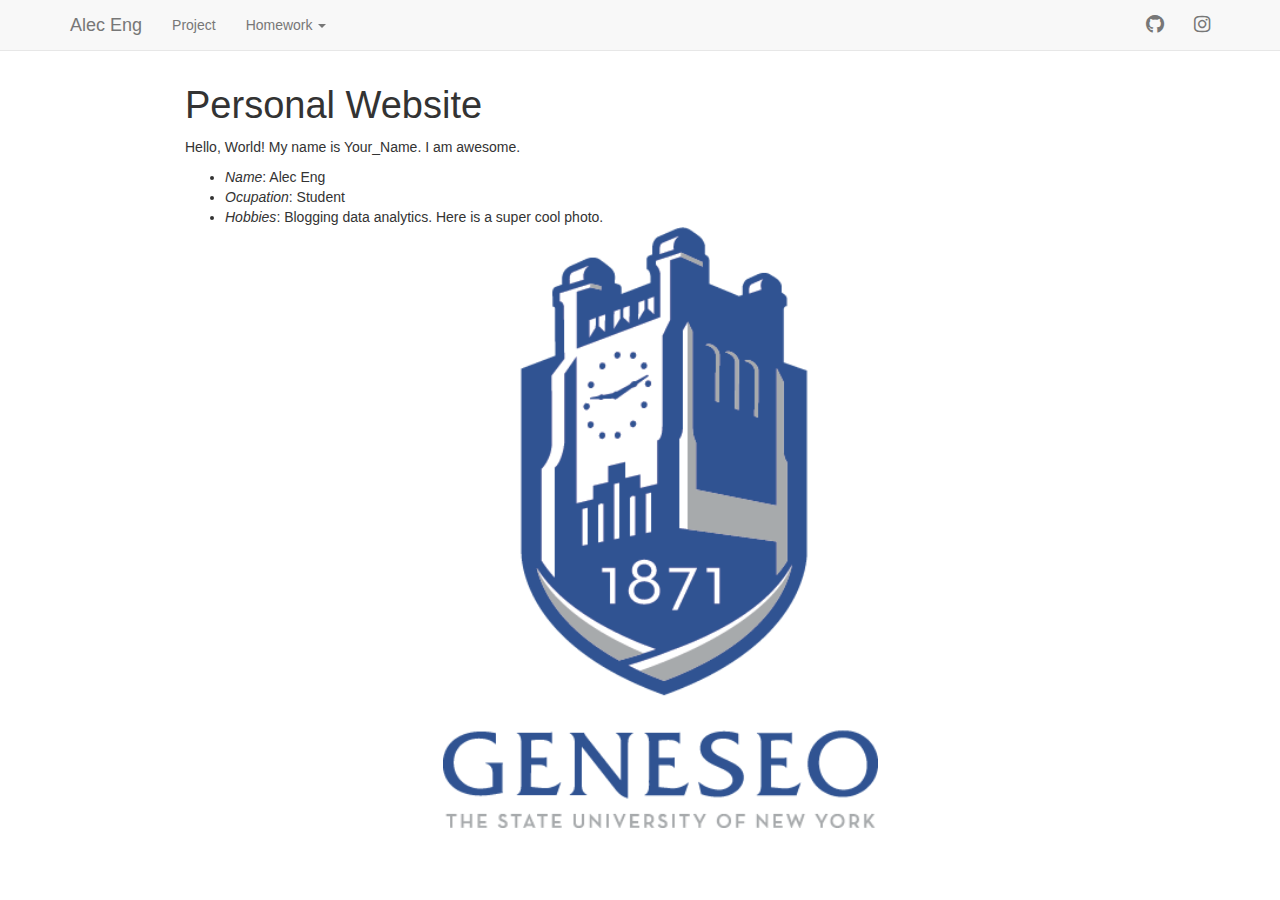
<file: index.html>
<!DOCTYPE html>

<html>

<head>

<meta charset="utf-8" />
<meta name="generator" content="pandoc" />
<meta http-equiv="X-UA-Compatible" content="IE=EDGE" />




<title>Personal Website</title>

<script src="site_libs/header-attrs-2.20/header-attrs.js"></script>
<script src="site_libs/jquery-3.6.0/jquery-3.6.0.min.js"></script>
<meta name="viewport" content="width=device-width, initial-scale=1" />
<link href="site_libs/bootstrap-3.3.5/css/bootstrap.min.css" rel="stylesheet" />
<script src="site_libs/bootstrap-3.3.5/js/bootstrap.min.js"></script>
<script src="site_libs/bootstrap-3.3.5/shim/html5shiv.min.js"></script>
<script src="site_libs/bootstrap-3.3.5/shim/respond.min.js"></script>
<style>h1 {font-size: 34px;}
       h1.title {font-size: 38px;}
       h2 {font-size: 30px;}
       h3 {font-size: 24px;}
       h4 {font-size: 18px;}
       h5 {font-size: 16px;}
       h6 {font-size: 12px;}
       code {color: inherit; background-color: rgba(0, 0, 0, 0.04);}
       pre:not([class]) { background-color: white }</style>
<script src="site_libs/navigation-1.1/tabsets.js"></script>
<link href="site_libs/highlightjs-9.12.0/default.css" rel="stylesheet" />
<script src="site_libs/highlightjs-9.12.0/highlight.js"></script>
<link href="site_libs/font-awesome-5.1.0/css/all.css" rel="stylesheet" />
<link href="site_libs/font-awesome-5.1.0/css/v4-shims.css" rel="stylesheet" />

<style type="text/css">
  code{white-space: pre-wrap;}
  span.smallcaps{font-variant: small-caps;}
  span.underline{text-decoration: underline;}
  div.column{display: inline-block; vertical-align: top; width: 50%;}
  div.hanging-indent{margin-left: 1.5em; text-indent: -1.5em;}
  ul.task-list{list-style: none;}
    </style>

<style type="text/css">code{white-space: pre;}</style>
<script type="text/javascript">
if (window.hljs) {
  hljs.configure({languages: []});
  hljs.initHighlightingOnLoad();
  if (document.readyState && document.readyState === "complete") {
    window.setTimeout(function() { hljs.initHighlighting(); }, 0);
  }
}
</script>






<link rel="stylesheet" href="style.css" type="text/css" />



<style type = "text/css">
.main-container {
  max-width: 940px;
  margin-left: auto;
  margin-right: auto;
}
img {
  max-width:100%;
}
.tabbed-pane {
  padding-top: 12px;
}
.html-widget {
  margin-bottom: 20px;
}
button.code-folding-btn:focus {
  outline: none;
}
summary {
  display: list-item;
}
details > summary > p:only-child {
  display: inline;
}
pre code {
  padding: 0;
}
</style>


<style type="text/css">
.dropdown-submenu {
  position: relative;
}
.dropdown-submenu>.dropdown-menu {
  top: 0;
  left: 100%;
  margin-top: -6px;
  margin-left: -1px;
  border-radius: 0 6px 6px 6px;
}
.dropdown-submenu:hover>.dropdown-menu {
  display: block;
}
.dropdown-submenu>a:after {
  display: block;
  content: " ";
  float: right;
  width: 0;
  height: 0;
  border-color: transparent;
  border-style: solid;
  border-width: 5px 0 5px 5px;
  border-left-color: #cccccc;
  margin-top: 5px;
  margin-right: -10px;
}
.dropdown-submenu:hover>a:after {
  border-left-color: #adb5bd;
}
.dropdown-submenu.pull-left {
  float: none;
}
.dropdown-submenu.pull-left>.dropdown-menu {
  left: -100%;
  margin-left: 10px;
  border-radius: 6px 0 6px 6px;
}
</style>

<script type="text/javascript">
// manage active state of menu based on current page
$(document).ready(function () {
  // active menu anchor
  href = window.location.pathname
  href = href.substr(href.lastIndexOf('/') + 1)
  if (href === "")
    href = "index.html";
  var menuAnchor = $('a[href="' + href + '"]');

  // mark the anchor link active (and if it's in a dropdown, also mark that active)
  var dropdown = menuAnchor.closest('li.dropdown');
  if (window.bootstrap) { // Bootstrap 4+
    menuAnchor.addClass('active');
    dropdown.find('> .dropdown-toggle').addClass('active');
  } else { // Bootstrap 3
    menuAnchor.parent().addClass('active');
    dropdown.addClass('active');
  }

  // Navbar adjustments
  var navHeight = $(".navbar").first().height() + 15;
  var style = document.createElement('style');
  var pt = "padding-top: " + navHeight + "px; ";
  var mt = "margin-top: -" + navHeight + "px; ";
  var css = "";
  // offset scroll position for anchor links (for fixed navbar)
  for (var i = 1; i <= 6; i++) {
    css += ".section h" + i + "{ " + pt + mt + "}\n";
  }
  style.innerHTML = "body {" + pt + "padding-bottom: 40px; }\n" + css;
  document.head.appendChild(style);
});
</script>

<!-- tabsets -->

<style type="text/css">
.tabset-dropdown > .nav-tabs {
  display: inline-table;
  max-height: 500px;
  min-height: 44px;
  overflow-y: auto;
  border: 1px solid #ddd;
  border-radius: 4px;
}

.tabset-dropdown > .nav-tabs > li.active:before, .tabset-dropdown > .nav-tabs.nav-tabs-open:before {
  content: "\e259";
  font-family: 'Glyphicons Halflings';
  display: inline-block;
  padding: 10px;
  border-right: 1px solid #ddd;
}

.tabset-dropdown > .nav-tabs.nav-tabs-open > li.active:before {
  content: "\e258";
  font-family: 'Glyphicons Halflings';
  border: none;
}

.tabset-dropdown > .nav-tabs > li.active {
  display: block;
}

.tabset-dropdown > .nav-tabs > li > a,
.tabset-dropdown > .nav-tabs > li > a:focus,
.tabset-dropdown > .nav-tabs > li > a:hover {
  border: none;
  display: inline-block;
  border-radius: 4px;
  background-color: transparent;
}

.tabset-dropdown > .nav-tabs.nav-tabs-open > li {
  display: block;
  float: none;
}

.tabset-dropdown > .nav-tabs > li {
  display: none;
}
</style>

<!-- code folding -->




</head>

<body>


<div class="container-fluid main-container">




<div class="navbar navbar-default  navbar-fixed-top" role="navigation">
  <div class="container">
    <div class="navbar-header">
      <button type="button" class="navbar-toggle collapsed" data-toggle="collapse" data-bs-toggle="collapse" data-target="#navbar" data-bs-target="#navbar">
        <span class="icon-bar"></span>
        <span class="icon-bar"></span>
        <span class="icon-bar"></span>
      </button>
      <a class="navbar-brand" href="index.html">Alec Eng</a>
    </div>
    <div id="navbar" class="navbar-collapse collapse">
      <ul class="nav navbar-nav">
        <li>
  <a href="teamproj0.html">Project</a>
</li>
<li class="dropdown">
  <a href="#" class="dropdown-toggle" data-toggle="dropdown" role="button" data-bs-toggle="dropdown" aria-expanded="false">
    Homework
     
    <span class="caret"></span>
  </a>
  <ul class="dropdown-menu" role="menu">
    <li>
      <a href="hw0.html">homework 0</a>
    </li>
  </ul>
</li>
      </ul>
      <ul class="nav navbar-nav navbar-right">
        <li>
  <a href="https://github.com/alecjeng">
    <span class="fa fa-github fa-lg"></span>
     
  </a>
</li>
<li>
  <a href="https://instagram.com">
    <span class="fa fa-instagram fa-lg"></span>
     
  </a>
</li>
      </ul>
    </div><!--/.nav-collapse -->
  </div><!--/.container -->
</div><!--/.navbar -->

<div id="header">



<h1 class="title toc-ignore">Personal Website</h1>

</div>


<p>Hello, World! My name is Your_Name. I am awesome.</p>
<ul>
<li><em>Name</em>: Alec Eng</li>
<li><em>Ocupation</em>: Student</li>
<li><em>Hobbies</em>: Blogging data analytics. Here is a super cool photo. <br> <img src="img/geneseo-logo-vertical.png" style="width:50.0%" /></li>
</ul>

<script type="text/javascript" src="links.js"></script>



</div>

<script>

// add bootstrap table styles to pandoc tables
function bootstrapStylePandocTables() {
  $('tr.odd').parent('tbody').parent('table').addClass('table table-condensed');
}
$(document).ready(function () {
  bootstrapStylePandocTables();
});


</script>

<!-- tabsets -->

<script>
$(document).ready(function () {
  window.buildTabsets("TOC");
});

$(document).ready(function () {
  $('.tabset-dropdown > .nav-tabs > li').click(function () {
    $(this).parent().toggleClass('nav-tabs-open');
  });
});
</script>

<!-- code folding -->


<!-- dynamically load mathjax for compatibility with self-contained -->
<script>
  (function () {
    var script = document.createElement("script");
    script.type = "text/javascript";
    script.src  = "https://mathjax.rstudio.com/latest/MathJax.js?config=TeX-AMS-MML_HTMLorMML";
    document.getElementsByTagName("head")[0].appendChild(script);
  })();
</script>

</body>
</html>
</file>
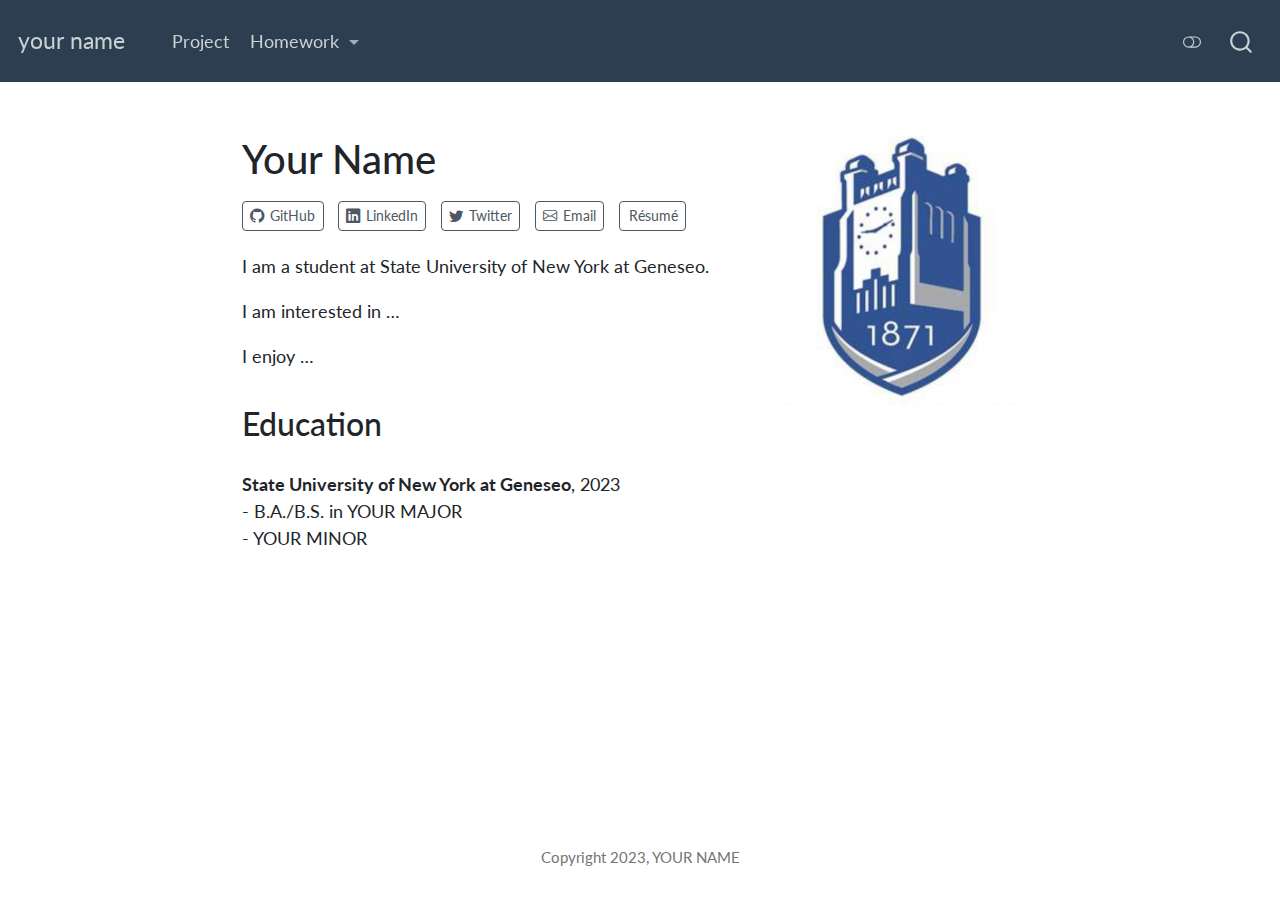
<file: docs/index.html>
<!DOCTYPE html>
<html xmlns="http://www.w3.org/1999/xhtml" lang="en" xml:lang="en"><head>

<meta charset="utf-8">
<meta name="generator" content="quarto-1.2.335">

<meta name="viewport" content="width=device-width, initial-scale=1.0, user-scalable=yes">


<title>your name - Your Name</title>
<style>
code{white-space: pre-wrap;}
span.smallcaps{font-variant: small-caps;}
div.columns{display: flex; gap: min(4vw, 1.5em);}
div.column{flex: auto; overflow-x: auto;}
div.hanging-indent{margin-left: 1.5em; text-indent: -1.5em;}
ul.task-list{list-style: none;}
ul.task-list li input[type="checkbox"] {
  width: 0.8em;
  margin: 0 0.8em 0.2em -1.6em;
  vertical-align: middle;
}
</style>


<script src="site_libs/quarto-nav/quarto-nav.js"></script>
<script src="site_libs/clipboard/clipboard.min.js"></script>
<script src="site_libs/quarto-search/autocomplete.umd.js"></script>
<script src="site_libs/quarto-search/fuse.min.js"></script>
<script src="site_libs/quarto-search/quarto-search.js"></script>
<meta name="quarto:offset" content="./">
<script src="site_libs/quarto-html/quarto.js"></script>
<script src="site_libs/quarto-html/popper.min.js"></script>
<script src="site_libs/quarto-html/tippy.umd.min.js"></script>
<link href="site_libs/quarto-html/tippy.css" rel="stylesheet">
<link href="site_libs/quarto-html/quarto-syntax-highlighting.css" rel="stylesheet" class="quarto-color-scheme" id="quarto-text-highlighting-styles">
<link href="site_libs/quarto-html/quarto-syntax-highlighting-dark.css" rel="prefetch" class="quarto-color-scheme quarto-color-alternate" id="quarto-text-highlighting-styles">
<script src="site_libs/bootstrap/bootstrap.min.js"></script>
<link href="site_libs/bootstrap/bootstrap-icons.css" rel="stylesheet">
<link href="site_libs/bootstrap/bootstrap.min.css" rel="stylesheet" class="quarto-color-scheme" id="quarto-bootstrap" data-mode="light">
<link href="site_libs/bootstrap/bootstrap-dark.min.css" rel="prefetch" class="quarto-color-scheme quarto-color-alternate" id="quarto-bootstrap" data-mode="dark">
<script id="quarto-search-options" type="application/json">{
  "location": "navbar",
  "copy-button": false,
  "collapse-after": 3,
  "panel-placement": "end",
  "type": "overlay",
  "limit": 20,
  "language": {
    "search-no-results-text": "No results",
    "search-matching-documents-text": "matching documents",
    "search-copy-link-title": "Copy link to search",
    "search-hide-matches-text": "Hide additional matches",
    "search-more-match-text": "more match in this document",
    "search-more-matches-text": "more matches in this document",
    "search-clear-button-title": "Clear",
    "search-detached-cancel-button-title": "Cancel",
    "search-submit-button-title": "Submit"
  }
}</script>


</head>

<body class="nav-fixed fullcontent">

<div id="quarto-search-results"></div>
  <header id="quarto-header" class="headroom fixed-top">
    <nav class="navbar navbar-expand-lg navbar-dark ">
      <div class="navbar-container container-fluid">
      <div class="navbar-brand-container">
    <a class="navbar-brand" href="./index.html">
    <span class="navbar-title">your name</span>
    </a>
  </div>
          <button class="navbar-toggler" type="button" data-bs-toggle="collapse" data-bs-target="#navbarCollapse" aria-controls="navbarCollapse" aria-expanded="false" aria-label="Toggle navigation" onclick="if (window.quartoToggleHeadroom) { window.quartoToggleHeadroom(); }">
  <span class="navbar-toggler-icon"></span>
</button>
          <div class="collapse navbar-collapse" id="navbarCollapse">
            <ul class="navbar-nav navbar-nav-scroll me-auto">
  <li class="nav-item">
    <a class="nav-link" href="./teamproj0.html">
 <span class="menu-text">Project</span></a>
  </li>  
  <li class="nav-item dropdown ">
    <a class="nav-link dropdown-toggle" href="#" id="nav-menu-homework" role="button" data-bs-toggle="dropdown" aria-expanded="false">
 <span class="menu-text">Homework</span>
    </a>
    <ul class="dropdown-menu" aria-labelledby="nav-menu-homework">    
        <li>
    <a class="dropdown-item" href="./hw0.html">
 <span class="dropdown-text">hw0</span></a>
  </li>  
    </ul>
  </li>
</ul>
              <div class="quarto-toggle-container">
                  <a href="" class="quarto-color-scheme-toggle nav-link" onclick="window.quartoToggleColorScheme(); return false;" title="Toggle dark mode"><i class="bi"></i></a>
              </div>
              <div id="quarto-search" class="" title="Search"></div>
          </div> <!-- /navcollapse -->
      </div> <!-- /container-fluid -->
    </nav>
</header>
<!-- content -->
<div id="quarto-content" class="quarto-container page-columns page-rows-contents page-layout-article page-navbar">
<!-- sidebar -->
<!-- margin-sidebar -->
    
<!-- main -->
<div class="quarto-about-solana column-body">
  <div class="about-entity">
    <div class="entity-contents">
      <header id="title-block-header" class="quarto-title-block default">
<div class="quarto-title">
<h1 class="title">Your Name</h1>
</div>
<div class="quarto-title-meta">
  </div>
</header> <div class="about-links">
  <a href="https://github.com/YOUR_GITHUB" class="about-link">
    <i class="bi bi-github"></i>
     <span class="about-link-text">GitHub</span>
  </a>
  <a href="https://www.linkedin.com/in/YOUR_LINKEDIN/" class="about-link">
    <i class="bi bi-linkedin"></i>
     <span class="about-link-text">LinkedIn</span>
  </a>
  <a href="https://twitter.com/YOUR_SOCIAL_MEDIA" class="about-link">
    <i class="bi bi-twitter"></i>
     <span class="about-link-text">Twitter</span>
  </a>
  <a href="mailto:YOUR_EMAIL@geneseo.edu" class="about-link">
    <i class="bi bi-envelope"></i>
     <span class="about-link-text">Email</span>
  </a>
  <a href="https://YOUR_GITHUB.github.io/YOUR_RESUME.pdf" class="about-link">
    <i class="bi bi-file-pd"></i>
     <span class="about-link-text">Résumé</span>
  </a>
</div>
      <div class="about-contents"><main class="content" id="quarto-document-content">
<p>I am a student at State University of New York at Geneseo.</p>
<p>I am interested in …</p>
<p>I enjoy …</p>
<section id="education" class="level2">
<h2 data-anchor-id="education">Education</h2>
<p><strong>State University of New York at Geneseo</strong>, 2023<br> - B.A./B.S. in YOUR MAJOR<br> - YOUR MINOR</p>


</section>
</main></div>
    </div>
    <img src="img/logo.png" class="about-image
  rounded " style="width: 15em;">
  </div>
</div>
 <!-- /main -->
<script type="text/javascript" src="links.js"></script>
<script id="quarto-html-after-body" type="application/javascript">
window.document.addEventListener("DOMContentLoaded", function (event) {
  const toggleBodyColorMode = (bsSheetEl) => {
    const mode = bsSheetEl.getAttribute("data-mode");
    const bodyEl = window.document.querySelector("body");
    if (mode === "dark") {
      bodyEl.classList.add("quarto-dark");
      bodyEl.classList.remove("quarto-light");
    } else {
      bodyEl.classList.add("quarto-light");
      bodyEl.classList.remove("quarto-dark");
    }
  }
  const toggleBodyColorPrimary = () => {
    const bsSheetEl = window.document.querySelector("link#quarto-bootstrap");
    if (bsSheetEl) {
      toggleBodyColorMode(bsSheetEl);
    }
  }
  toggleBodyColorPrimary();  
  const disableStylesheet = (stylesheets) => {
    for (let i=0; i < stylesheets.length; i++) {
      const stylesheet = stylesheets[i];
      stylesheet.rel = 'prefetch';
    }
  }
  const enableStylesheet = (stylesheets) => {
    for (let i=0; i < stylesheets.length; i++) {
      const stylesheet = stylesheets[i];
      stylesheet.rel = 'stylesheet';
    }
  }
  const manageTransitions = (selector, allowTransitions) => {
    const els = window.document.querySelectorAll(selector);
    for (let i=0; i < els.length; i++) {
      const el = els[i];
      if (allowTransitions) {
        el.classList.remove('notransition');
      } else {
        el.classList.add('notransition');
      }
    }
  }
  const toggleColorMode = (alternate) => {
    // Switch the stylesheets
    const alternateStylesheets = window.document.querySelectorAll('link.quarto-color-scheme.quarto-color-alternate');
    manageTransitions('#quarto-margin-sidebar .nav-link', false);
    if (alternate) {
      enableStylesheet(alternateStylesheets);
      for (const sheetNode of alternateStylesheets) {
        if (sheetNode.id === "quarto-bootstrap") {
          toggleBodyColorMode(sheetNode);
        }
      }
    } else {
      disableStylesheet(alternateStylesheets);
      toggleBodyColorPrimary();
    }
    manageTransitions('#quarto-margin-sidebar .nav-link', true);
    // Switch the toggles
    const toggles = window.document.querySelectorAll('.quarto-color-scheme-toggle');
    for (let i=0; i < toggles.length; i++) {
      const toggle = toggles[i];
      if (toggle) {
        if (alternate) {
          toggle.classList.add("alternate");     
        } else {
          toggle.classList.remove("alternate");
        }
      }
    }
    // Hack to workaround the fact that safari doesn't
    // properly recolor the scrollbar when toggling (#1455)
    if (navigator.userAgent.indexOf('Safari') > 0 && navigator.userAgent.indexOf('Chrome') == -1) {
      manageTransitions("body", false);
      window.scrollTo(0, 1);
      setTimeout(() => {
        window.scrollTo(0, 0);
        manageTransitions("body", true);
      }, 40);  
    }
  }
  const isFileUrl = () => { 
    return window.location.protocol === 'file:';
  }
  const hasAlternateSentinel = () => {  
    let styleSentinel = getColorSchemeSentinel();
    if (styleSentinel !== null) {
      return styleSentinel === "alternate";
    } else {
      return false;
    }
  }
  const setStyleSentinel = (alternate) => {
    const value = alternate ? "alternate" : "default";
    if (!isFileUrl()) {
      window.localStorage.setItem("quarto-color-scheme", value);
    } else {
      localAlternateSentinel = value;
    }
  }
  const getColorSchemeSentinel = () => {
    if (!isFileUrl()) {
      const storageValue = window.localStorage.getItem("quarto-color-scheme");
      return storageValue != null ? storageValue : localAlternateSentinel;
    } else {
      return localAlternateSentinel;
    }
  }
  let localAlternateSentinel = 'default';
  // Dark / light mode switch
  window.quartoToggleColorScheme = () => {
    // Read the current dark / light value 
    let toAlternate = !hasAlternateSentinel();
    toggleColorMode(toAlternate);
    setStyleSentinel(toAlternate);
  };
  // Ensure there is a toggle, if there isn't float one in the top right
  if (window.document.querySelector('.quarto-color-scheme-toggle') === null) {
    const a = window.document.createElement('a');
    a.classList.add('top-right');
    a.classList.add('quarto-color-scheme-toggle');
    a.href = "";
    a.onclick = function() { try { window.quartoToggleColorScheme(); } catch {} return false; };
    const i = window.document.createElement("i");
    i.classList.add('bi');
    a.appendChild(i);
    window.document.body.appendChild(a);
  }
  // Switch to dark mode if need be
  if (hasAlternateSentinel()) {
    toggleColorMode(true);
  } else {
    toggleColorMode(false);
  }
  const clipboard = new window.ClipboardJS('.code-copy-button', {
    target: function(trigger) {
      return trigger.previousElementSibling;
    }
  });
  clipboard.on('success', function(e) {
    // button target
    const button = e.trigger;
    // don't keep focus
    button.blur();
    // flash "checked"
    button.classList.add('code-copy-button-checked');
    var currentTitle = button.getAttribute("title");
    button.setAttribute("title", "Copied!");
    let tooltip;
    if (window.bootstrap) {
      button.setAttribute("data-bs-toggle", "tooltip");
      button.setAttribute("data-bs-placement", "left");
      button.setAttribute("data-bs-title", "Copied!");
      tooltip = new bootstrap.Tooltip(button, 
        { trigger: "manual", 
          customClass: "code-copy-button-tooltip",
          offset: [0, -8]});
      tooltip.show();    
    }
    setTimeout(function() {
      if (tooltip) {
        tooltip.hide();
        button.removeAttribute("data-bs-title");
        button.removeAttribute("data-bs-toggle");
        button.removeAttribute("data-bs-placement");
      }
      button.setAttribute("title", currentTitle);
      button.classList.remove('code-copy-button-checked');
    }, 1000);
    // clear code selection
    e.clearSelection();
  });
  function tippyHover(el, contentFn) {
    const config = {
      allowHTML: true,
      content: contentFn,
      maxWidth: 500,
      delay: 100,
      arrow: false,
      appendTo: function(el) {
          return el.parentElement;
      },
      interactive: true,
      interactiveBorder: 10,
      theme: 'quarto',
      placement: 'bottom-start'
    };
    window.tippy(el, config); 
  }
  const noterefs = window.document.querySelectorAll('a[role="doc-noteref"]');
  for (var i=0; i<noterefs.length; i++) {
    const ref = noterefs[i];
    tippyHover(ref, function() {
      // use id or data attribute instead here
      let href = ref.getAttribute('data-footnote-href') || ref.getAttribute('href');
      try { href = new URL(href).hash; } catch {}
      const id = href.replace(/^#\/?/, "");
      const note = window.document.getElementById(id);
      return note.innerHTML;
    });
  }
  const findCites = (el) => {
    const parentEl = el.parentElement;
    if (parentEl) {
      const cites = parentEl.dataset.cites;
      if (cites) {
        return {
          el,
          cites: cites.split(' ')
        };
      } else {
        return findCites(el.parentElement)
      }
    } else {
      return undefined;
    }
  };
  var bibliorefs = window.document.querySelectorAll('a[role="doc-biblioref"]');
  for (var i=0; i<bibliorefs.length; i++) {
    const ref = bibliorefs[i];
    const citeInfo = findCites(ref);
    if (citeInfo) {
      tippyHover(citeInfo.el, function() {
        var popup = window.document.createElement('div');
        citeInfo.cites.forEach(function(cite) {
          var citeDiv = window.document.createElement('div');
          citeDiv.classList.add('hanging-indent');
          citeDiv.classList.add('csl-entry');
          var biblioDiv = window.document.getElementById('ref-' + cite);
          if (biblioDiv) {
            citeDiv.innerHTML = biblioDiv.innerHTML;
          }
          popup.appendChild(citeDiv);
        });
        return popup.innerHTML;
      });
    }
  }
});
</script>
</div> <!-- /content -->
<footer class="footer">
  <div class="nav-footer">
      <div class="nav-footer-center">Copyright 2023, YOUR NAME</div>
  </div>
</footer>



</body></html>
</file>
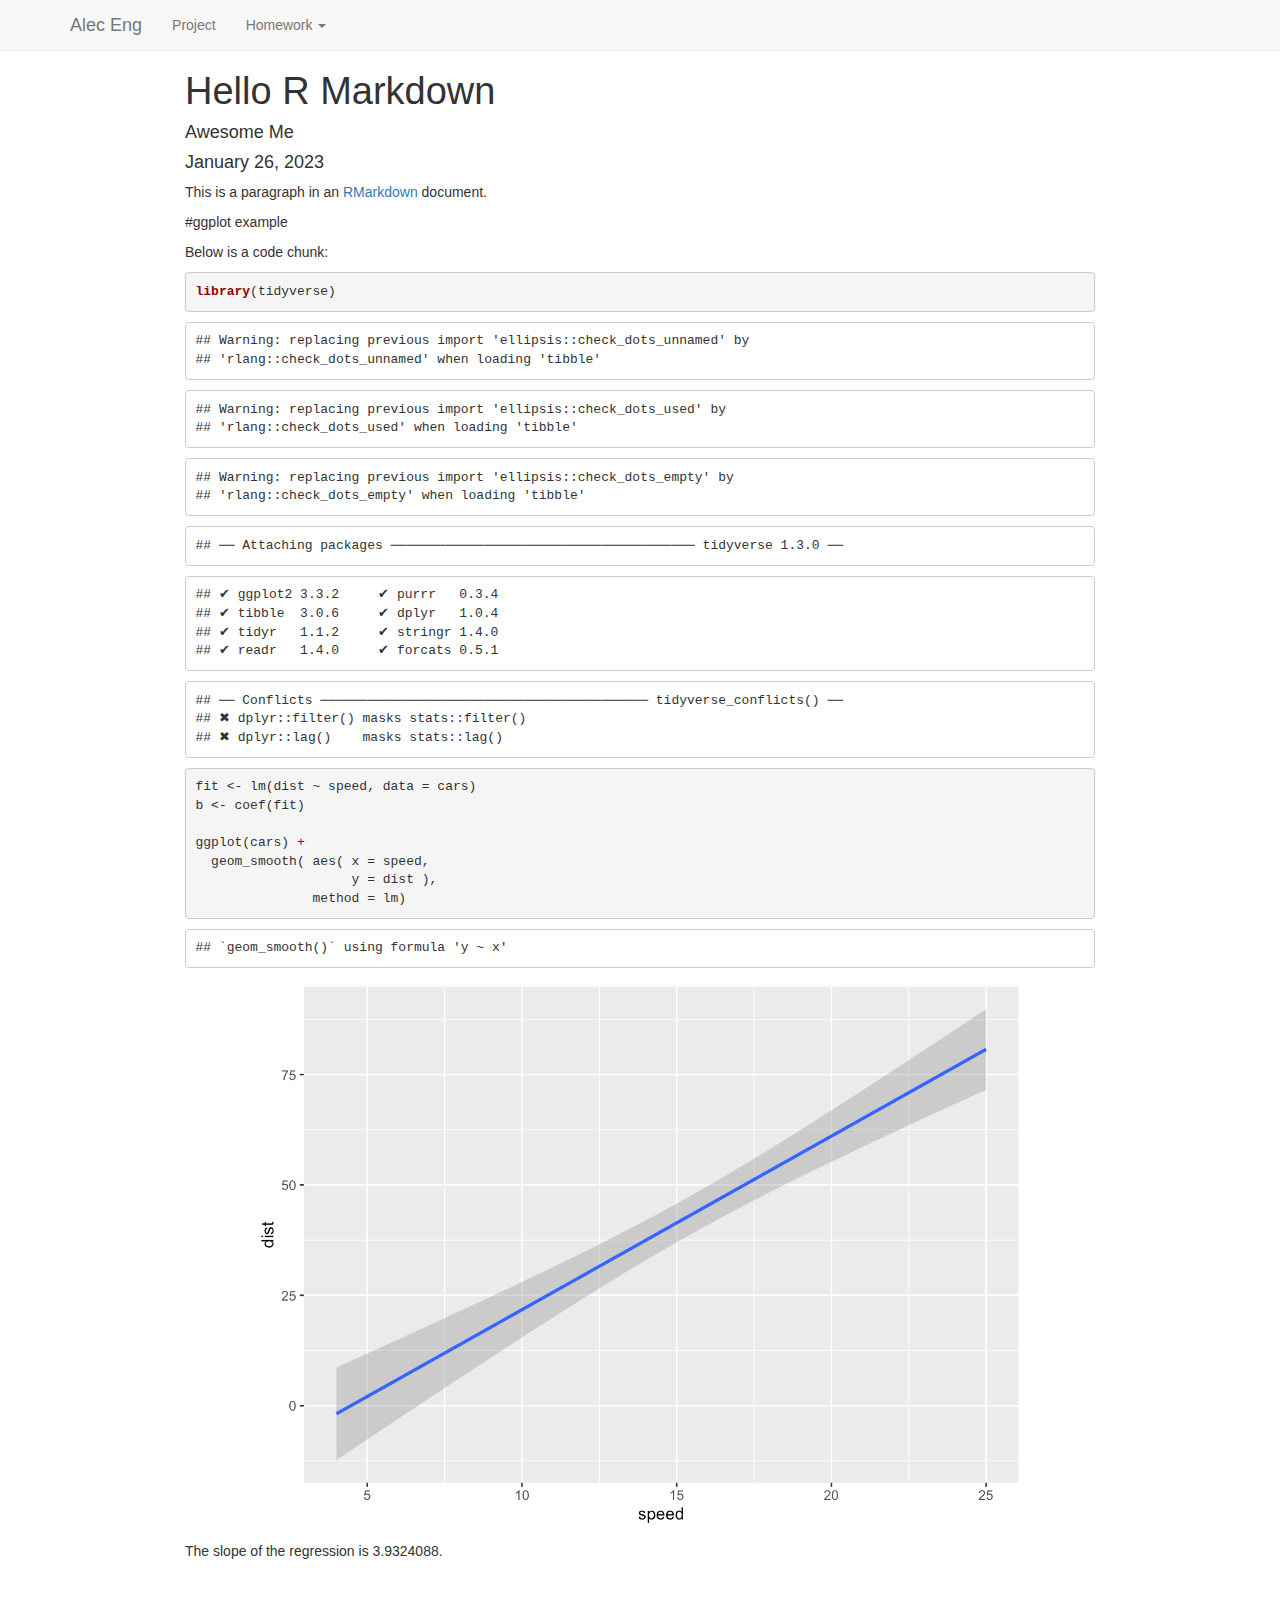
<file: basic_example.html>
<!DOCTYPE html>

<html>

<head>

<meta charset="utf-8" />
<meta name="generator" content="pandoc" />
<meta http-equiv="X-UA-Compatible" content="IE=EDGE" />


<meta name="author" content="Awesome Me" />

<meta name="date" content="2023-01-26" />

<title>Hello R Markdown</title>

<script src="site_libs/jquery-1.11.3/jquery.min.js"></script>
<meta name="viewport" content="width=device-width, initial-scale=1" />
<link href="site_libs/bootstrap-3.3.5/css/bootstrap.min.css" rel="stylesheet" />
<script src="site_libs/bootstrap-3.3.5/js/bootstrap.min.js"></script>
<script src="site_libs/bootstrap-3.3.5/shim/html5shiv.min.js"></script>
<script src="site_libs/bootstrap-3.3.5/shim/respond.min.js"></script>
<script src="site_libs/navigation-1.1/tabsets.js"></script>
<link href="site_libs/highlightjs-9.12.0/default.css" rel="stylesheet" />
<script src="site_libs/highlightjs-9.12.0/highlight.js"></script>
<link href="site_libs/font-awesome-5.1.0/css/all.css" rel="stylesheet" />
<link href="site_libs/font-awesome-5.1.0/css/v4-shims.css" rel="stylesheet" />

<style type="text/css">
  code{white-space: pre-wrap;}
  span.smallcaps{font-variant: small-caps;}
  span.underline{text-decoration: underline;}
  div.column{display: inline-block; vertical-align: top; width: 50%;}
  div.hanging-indent{margin-left: 1.5em; text-indent: -1.5em;}
  ul.task-list{list-style: none;}
    </style>

<style type="text/css">code{white-space: pre;}</style>
<style type="text/css">
  pre:not([class]) {
    background-color: white;
  }
</style>
<script type="text/javascript">
if (window.hljs) {
  hljs.configure({languages: []});
  hljs.initHighlightingOnLoad();
  if (document.readyState && document.readyState === "complete") {
    window.setTimeout(function() { hljs.initHighlighting(); }, 0);
  }
}
</script>



<style type="text/css">
h1 {
  font-size: 34px;
}
h1.title {
  font-size: 38px;
}
h2 {
  font-size: 30px;
}
h3 {
  font-size: 24px;
}
h4 {
  font-size: 18px;
}
h5 {
  font-size: 16px;
}
h6 {
  font-size: 12px;
}
.table th:not([align]) {
  text-align: left;
}
</style>


<link rel="stylesheet" href="style.css" type="text/css" />



<style type = "text/css">
.main-container {
  max-width: 940px;
  margin-left: auto;
  margin-right: auto;
}
code {
  color: inherit;
  background-color: rgba(0, 0, 0, 0.04);
}
img {
  max-width:100%;
}
.tabbed-pane {
  padding-top: 12px;
}
.html-widget {
  margin-bottom: 20px;
}
button.code-folding-btn:focus {
  outline: none;
}
summary {
  display: list-item;
}
</style>


<style type="text/css">
/* padding for bootstrap navbar */
body {
  padding-top: 51px;
  padding-bottom: 40px;
}
/* offset scroll position for anchor links (for fixed navbar)  */
.section h1 {
  padding-top: 56px;
  margin-top: -56px;
}
.section h2 {
  padding-top: 56px;
  margin-top: -56px;
}
.section h3 {
  padding-top: 56px;
  margin-top: -56px;
}
.section h4 {
  padding-top: 56px;
  margin-top: -56px;
}
.section h5 {
  padding-top: 56px;
  margin-top: -56px;
}
.section h6 {
  padding-top: 56px;
  margin-top: -56px;
}
.dropdown-submenu {
  position: relative;
}
.dropdown-submenu>.dropdown-menu {
  top: 0;
  left: 100%;
  margin-top: -6px;
  margin-left: -1px;
  border-radius: 0 6px 6px 6px;
}
.dropdown-submenu:hover>.dropdown-menu {
  display: block;
}
.dropdown-submenu>a:after {
  display: block;
  content: " ";
  float: right;
  width: 0;
  height: 0;
  border-color: transparent;
  border-style: solid;
  border-width: 5px 0 5px 5px;
  border-left-color: #cccccc;
  margin-top: 5px;
  margin-right: -10px;
}
.dropdown-submenu:hover>a:after {
  border-left-color: #ffffff;
}
.dropdown-submenu.pull-left {
  float: none;
}
.dropdown-submenu.pull-left>.dropdown-menu {
  left: -100%;
  margin-left: 10px;
  border-radius: 6px 0 6px 6px;
}
</style>

<script>
// manage active state of menu based on current page
$(document).ready(function () {
  // active menu anchor
  href = window.location.pathname
  href = href.substr(href.lastIndexOf('/') + 1)
  if (href === "")
    href = "index.html";
  var menuAnchor = $('a[href="' + href + '"]');

  // mark it active
  menuAnchor.parent().addClass('active');

  // if it's got a parent navbar menu mark it active as well
  menuAnchor.closest('li.dropdown').addClass('active');
});
</script>

<!-- tabsets -->

<style type="text/css">
.tabset-dropdown > .nav-tabs {
  display: inline-table;
  max-height: 500px;
  min-height: 44px;
  overflow-y: auto;
  background: white;
  border: 1px solid #ddd;
  border-radius: 4px;
}

.tabset-dropdown > .nav-tabs > li.active:before {
  content: "";
  font-family: 'Glyphicons Halflings';
  display: inline-block;
  padding: 10px;
  border-right: 1px solid #ddd;
}

.tabset-dropdown > .nav-tabs.nav-tabs-open > li.active:before {
  content: "&#xe258;";
  border: none;
}

.tabset-dropdown > .nav-tabs.nav-tabs-open:before {
  content: "";
  font-family: 'Glyphicons Halflings';
  display: inline-block;
  padding: 10px;
  border-right: 1px solid #ddd;
}

.tabset-dropdown > .nav-tabs > li.active {
  display: block;
}

.tabset-dropdown > .nav-tabs > li > a,
.tabset-dropdown > .nav-tabs > li > a:focus,
.tabset-dropdown > .nav-tabs > li > a:hover {
  border: none;
  display: inline-block;
  border-radius: 4px;
  background-color: transparent;
}

.tabset-dropdown > .nav-tabs.nav-tabs-open > li {
  display: block;
  float: none;
}

.tabset-dropdown > .nav-tabs > li {
  display: none;
}
</style>

<!-- code folding -->




</head>

<body>


<div class="container-fluid main-container">




<div class="navbar navbar-default  navbar-fixed-top" role="navigation">
  <div class="container">
    <div class="navbar-header">
      <button type="button" class="navbar-toggle collapsed" data-toggle="collapse" data-target="#navbar">
        <span class="icon-bar"></span>
        <span class="icon-bar"></span>
        <span class="icon-bar"></span>
      </button>
      <a class="navbar-brand" href="index.html">Alec Eng</a>
    </div>
    <div id="navbar" class="navbar-collapse collapse">
      <ul class="nav navbar-nav">
        <li>
  <a href="teamproj0.html">Project</a>
</li>
<li class="dropdown">
  <a href="#" class="dropdown-toggle" data-toggle="dropdown" role="button" aria-expanded="false">
    Homework
     
    <span class="caret"></span>
  </a>
  <ul class="dropdown-menu" role="menu">
    <li>
      <a href="hw0.html">homework 0</a>
    </li>
  </ul>
</li>
      </ul>
      <ul class="nav navbar-nav navbar-right">
        <li>
  <a href="https://github.com/alecjeng">
    <span class="fas fa-github fa-lg"></span>
     
  </a>
</li>
<li>
  <a href="https://instagram.com">
    <span class="fas fa-instagram fa-lg"></span>
     
  </a>
</li>
      </ul>
    </div><!--/.nav-collapse -->
  </div><!--/.container -->
</div><!--/.navbar -->

<div class="fluid-row" id="header">



<h1 class="title toc-ignore">Hello R Markdown</h1>
<h4 class="author">Awesome Me</h4>
<h4 class="date">January 26, 2023</h4>

</div>


<p>This is a paragraph in an <a href="https://rmarkdown.rstudio.com/">RMarkdown</a> document.</p>
<p>#ggplot example</p>
<p>Below is a code chunk:</p>
<pre class="r"><code>library(tidyverse)</code></pre>
<pre><code>## Warning: replacing previous import &#39;ellipsis::check_dots_unnamed&#39; by
## &#39;rlang::check_dots_unnamed&#39; when loading &#39;tibble&#39;</code></pre>
<pre><code>## Warning: replacing previous import &#39;ellipsis::check_dots_used&#39; by
## &#39;rlang::check_dots_used&#39; when loading &#39;tibble&#39;</code></pre>
<pre><code>## Warning: replacing previous import &#39;ellipsis::check_dots_empty&#39; by
## &#39;rlang::check_dots_empty&#39; when loading &#39;tibble&#39;</code></pre>
<pre><code>## ── Attaching packages ─────────────────────────────────────── tidyverse 1.3.0 ──</code></pre>
<pre><code>## ✔ ggplot2 3.3.2     ✔ purrr   0.3.4
## ✔ tibble  3.0.6     ✔ dplyr   1.0.4
## ✔ tidyr   1.1.2     ✔ stringr 1.4.0
## ✔ readr   1.4.0     ✔ forcats 0.5.1</code></pre>
<pre><code>## ── Conflicts ────────────────────────────────────────── tidyverse_conflicts() ──
## ✖ dplyr::filter() masks stats::filter()
## ✖ dplyr::lag()    masks stats::lag()</code></pre>
<pre class="r"><code>fit &lt;- lm(dist ~ speed, data = cars)
b &lt;- coef(fit)

ggplot(cars) +
  geom_smooth( aes( x = speed, 
                    y = dist ),
               method = lm)</code></pre>
<pre><code>## `geom_smooth()` using formula &#39;y ~ x&#39;</code></pre>
<p><img src="basic_example_files/figure-html/unnamed-chunk-1-1.png" width="672" /></p>
<p>The slope of the regression is 3.9324088.</p>

<script type="text/javascript" src="links.js"></script>



</div>

<script>

// add bootstrap table styles to pandoc tables
function bootstrapStylePandocTables() {
  $('tr.odd').parent('tbody').parent('table').addClass('table table-condensed');
}
$(document).ready(function () {
  bootstrapStylePandocTables();
});


</script>

<!-- tabsets -->

<script>
$(document).ready(function () {
  window.buildTabsets("TOC");
});

$(document).ready(function () {
  $('.tabset-dropdown > .nav-tabs > li').click(function () {
    $(this).parent().toggleClass('nav-tabs-open')
  });
});
</script>

<!-- code folding -->


<!-- dynamically load mathjax for compatibility with self-contained -->
<script>
  (function () {
    var script = document.createElement("script");
    script.type = "text/javascript";
    script.src  = "https://mathjax.rstudio.com/latest/MathJax.js?config=TeX-AMS-MML_HTMLorMML";
    document.getElementsByTagName("head")[0].appendChild(script);
  })();
</script>

</body>
</html>
</file>
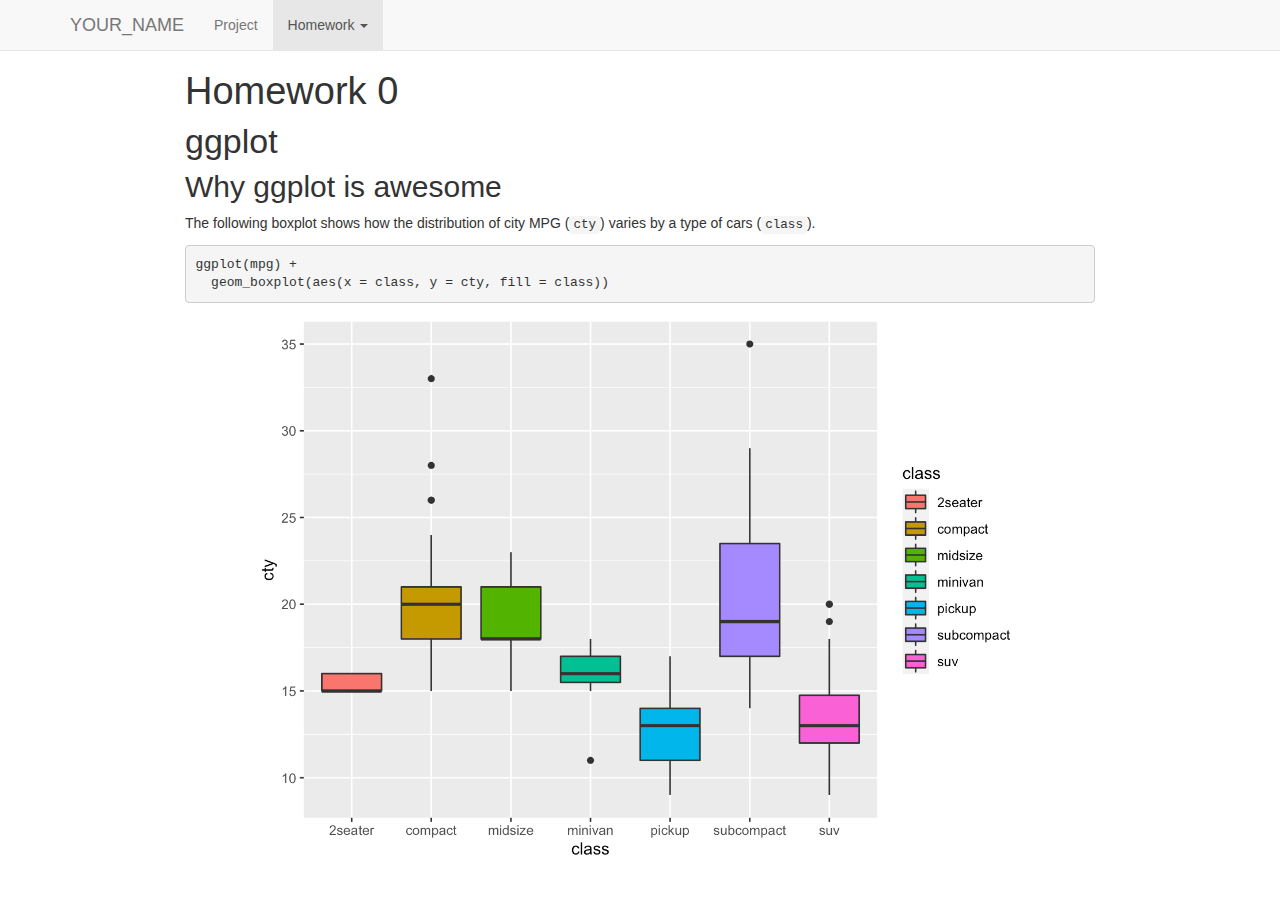
<file: hw0.html>
<!DOCTYPE html>

<html>

<head>

<meta charset="utf-8" />
<meta name="generator" content="pandoc" />
<meta http-equiv="X-UA-Compatible" content="IE=EDGE" />




<title>Homework 0</title>

<script src="site_libs/jquery-1.11.3/jquery.min.js"></script>
<meta name="viewport" content="width=device-width, initial-scale=1" />
<link href="site_libs/bootstrap-3.3.5/css/bootstrap.min.css" rel="stylesheet" />
<script src="site_libs/bootstrap-3.3.5/js/bootstrap.min.js"></script>
<script src="site_libs/bootstrap-3.3.5/shim/html5shiv.min.js"></script>
<script src="site_libs/bootstrap-3.3.5/shim/respond.min.js"></script>
<script src="site_libs/navigation-1.1/tabsets.js"></script>
<link href="site_libs/highlightjs-9.12.0/default.css" rel="stylesheet" />
<script src="site_libs/highlightjs-9.12.0/highlight.js"></script>
<script src="site_libs/clipboard-2.0.6/clipboard.min.js"></script>
<link href="site_libs/xaringanExtra-clipboard-0.2.6/xaringanExtra-clipboard.css" rel="stylesheet" />
<script src="site_libs/xaringanExtra-clipboard-0.2.6/xaringanExtra-clipboard.js"></script>
<script>window.xaringanExtraClipboard(null, {"button":"<i class=\"fa fa-clipboard fa-lg\"><\/i>","success":"<i class=\"fa fa-check fa-lg\" style=\"color: #90BE6D\"><\/i>","error":"Press Ctrl+C to Copy"})</script>
<link href="site_libs/font-awesome-5.1.0/css/all.css" rel="stylesheet" />
<link href="site_libs/font-awesome-5.1.0/css/v4-shims.css" rel="stylesheet" />

<style type="text/css">
  code{white-space: pre-wrap;}
  span.smallcaps{font-variant: small-caps;}
  span.underline{text-decoration: underline;}
  div.column{display: inline-block; vertical-align: top; width: 50%;}
  div.hanging-indent{margin-left: 1.5em; text-indent: -1.5em;}
  ul.task-list{list-style: none;}
    </style>

<style type="text/css">code{white-space: pre;}</style>
<style type="text/css">
  pre:not([class]) {
    background-color: white;
  }
</style>
<script type="text/javascript">
if (window.hljs) {
  hljs.configure({languages: []});
  hljs.initHighlightingOnLoad();
  if (document.readyState && document.readyState === "complete") {
    window.setTimeout(function() { hljs.initHighlighting(); }, 0);
  }
}
</script>



<style type="text/css">
h1 {
  font-size: 34px;
}
h1.title {
  font-size: 38px;
}
h2 {
  font-size: 30px;
}
h3 {
  font-size: 24px;
}
h4 {
  font-size: 18px;
}
h5 {
  font-size: 16px;
}
h6 {
  font-size: 12px;
}
.table th:not([align]) {
  text-align: left;
}
</style>


<link rel="stylesheet" href="style.css" type="text/css" />



<style type = "text/css">
.main-container {
  max-width: 940px;
  margin-left: auto;
  margin-right: auto;
}
code {
  color: inherit;
  background-color: rgba(0, 0, 0, 0.04);
}
img {
  max-width:100%;
}
.tabbed-pane {
  padding-top: 12px;
}
.html-widget {
  margin-bottom: 20px;
}
button.code-folding-btn:focus {
  outline: none;
}
summary {
  display: list-item;
}
</style>


<style type="text/css">
/* padding for bootstrap navbar */
body {
  padding-top: 51px;
  padding-bottom: 40px;
}
/* offset scroll position for anchor links (for fixed navbar)  */
.section h1 {
  padding-top: 56px;
  margin-top: -56px;
}
.section h2 {
  padding-top: 56px;
  margin-top: -56px;
}
.section h3 {
  padding-top: 56px;
  margin-top: -56px;
}
.section h4 {
  padding-top: 56px;
  margin-top: -56px;
}
.section h5 {
  padding-top: 56px;
  margin-top: -56px;
}
.section h6 {
  padding-top: 56px;
  margin-top: -56px;
}
.dropdown-submenu {
  position: relative;
}
.dropdown-submenu>.dropdown-menu {
  top: 0;
  left: 100%;
  margin-top: -6px;
  margin-left: -1px;
  border-radius: 0 6px 6px 6px;
}
.dropdown-submenu:hover>.dropdown-menu {
  display: block;
}
.dropdown-submenu>a:after {
  display: block;
  content: " ";
  float: right;
  width: 0;
  height: 0;
  border-color: transparent;
  border-style: solid;
  border-width: 5px 0 5px 5px;
  border-left-color: #cccccc;
  margin-top: 5px;
  margin-right: -10px;
}
.dropdown-submenu:hover>a:after {
  border-left-color: #ffffff;
}
.dropdown-submenu.pull-left {
  float: none;
}
.dropdown-submenu.pull-left>.dropdown-menu {
  left: -100%;
  margin-left: 10px;
  border-radius: 6px 0 6px 6px;
}
</style>

<script>
// manage active state of menu based on current page
$(document).ready(function () {
  // active menu anchor
  href = window.location.pathname
  href = href.substr(href.lastIndexOf('/') + 1)
  if (href === "")
    href = "index.html";
  var menuAnchor = $('a[href="' + href + '"]');

  // mark it active
  menuAnchor.parent().addClass('active');

  // if it's got a parent navbar menu mark it active as well
  menuAnchor.closest('li.dropdown').addClass('active');
});
</script>

<!-- tabsets -->

<style type="text/css">
.tabset-dropdown > .nav-tabs {
  display: inline-table;
  max-height: 500px;
  min-height: 44px;
  overflow-y: auto;
  background: white;
  border: 1px solid #ddd;
  border-radius: 4px;
}

.tabset-dropdown > .nav-tabs > li.active:before {
  content: "";
  font-family: 'Glyphicons Halflings';
  display: inline-block;
  padding: 10px;
  border-right: 1px solid #ddd;
}

.tabset-dropdown > .nav-tabs.nav-tabs-open > li.active:before {
  content: "&#xe258;";
  border: none;
}

.tabset-dropdown > .nav-tabs.nav-tabs-open:before {
  content: "";
  font-family: 'Glyphicons Halflings';
  display: inline-block;
  padding: 10px;
  border-right: 1px solid #ddd;
}

.tabset-dropdown > .nav-tabs > li.active {
  display: block;
}

.tabset-dropdown > .nav-tabs > li > a,
.tabset-dropdown > .nav-tabs > li > a:focus,
.tabset-dropdown > .nav-tabs > li > a:hover {
  border: none;
  display: inline-block;
  border-radius: 4px;
  background-color: transparent;
}

.tabset-dropdown > .nav-tabs.nav-tabs-open > li {
  display: block;
  float: none;
}

.tabset-dropdown > .nav-tabs > li {
  display: none;
}
</style>

<!-- code folding -->




</head>

<body>


<div class="container-fluid main-container">




<div class="navbar navbar-default  navbar-fixed-top" role="navigation">
  <div class="container">
    <div class="navbar-header">
      <button type="button" class="navbar-toggle collapsed" data-toggle="collapse" data-target="#navbar">
        <span class="icon-bar"></span>
        <span class="icon-bar"></span>
        <span class="icon-bar"></span>
      </button>
      <a class="navbar-brand" href="index.html">YOUR_NAME</a>
    </div>
    <div id="navbar" class="navbar-collapse collapse">
      <ul class="nav navbar-nav">
        <li>
  <a href="teamproj0.html">Project</a>
</li>
<li class="dropdown">
  <a href="#" class="dropdown-toggle" data-toggle="dropdown" role="button" aria-expanded="false">
    Homework
     
    <span class="caret"></span>
  </a>
  <ul class="dropdown-menu" role="menu">
    <li>
      <a href="hw0.html">homework 0</a>
    </li>
  </ul>
</li>
      </ul>
      <ul class="nav navbar-nav navbar-right">
        <li>
  <a href="https://github.com">
    <span class="fas fa-github fa-lg"></span>
     
  </a>
</li>
<li>
  <a href="https://instagram.com">
    <span class="fas fa-instagram fa-lg"></span>
     
  </a>
</li>
      </ul>
    </div><!--/.nav-collapse -->
  </div><!--/.container -->
</div><!--/.navbar -->

<div class="fluid-row" id="header">



<h1 class="title toc-ignore">Homework 0</h1>

</div>


<div id="ggplot" class="section level1">
<h1>ggplot</h1>
<div id="why-ggplot-is-awesome" class="section level2">
<h2>Why ggplot is awesome</h2>
<p>The following boxplot shows how the distribution of city MPG (<code>cty</code>) varies by a type of cars (<code>class</code>).</p>
<pre class="r"><code>ggplot(mpg) +
  geom_boxplot(aes(x = class, y = cty, fill = class))</code></pre>
<p><img src="hw0_files/figure-html/mpg-box-1.png" width="672" /></p>
</div>
</div>

<script type="text/javascript" src="links.js"></script>



</div>

<script>

// add bootstrap table styles to pandoc tables
function bootstrapStylePandocTables() {
  $('tr.odd').parent('tbody').parent('table').addClass('table table-condensed');
}
$(document).ready(function () {
  bootstrapStylePandocTables();
});


</script>

<!-- tabsets -->

<script>
$(document).ready(function () {
  window.buildTabsets("TOC");
});

$(document).ready(function () {
  $('.tabset-dropdown > .nav-tabs > li').click(function () {
    $(this).parent().toggleClass('nav-tabs-open')
  });
});
</script>

<!-- code folding -->


<!-- dynamically load mathjax for compatibility with self-contained -->
<script>
  (function () {
    var script = document.createElement("script");
    script.type = "text/javascript";
    script.src  = "https://mathjax.rstudio.com/latest/MathJax.js?config=TeX-AMS-MML_HTMLorMML";
    document.getElementsByTagName("head")[0].appendChild(script);
  })();
</script>

</body>
</html>
</file>
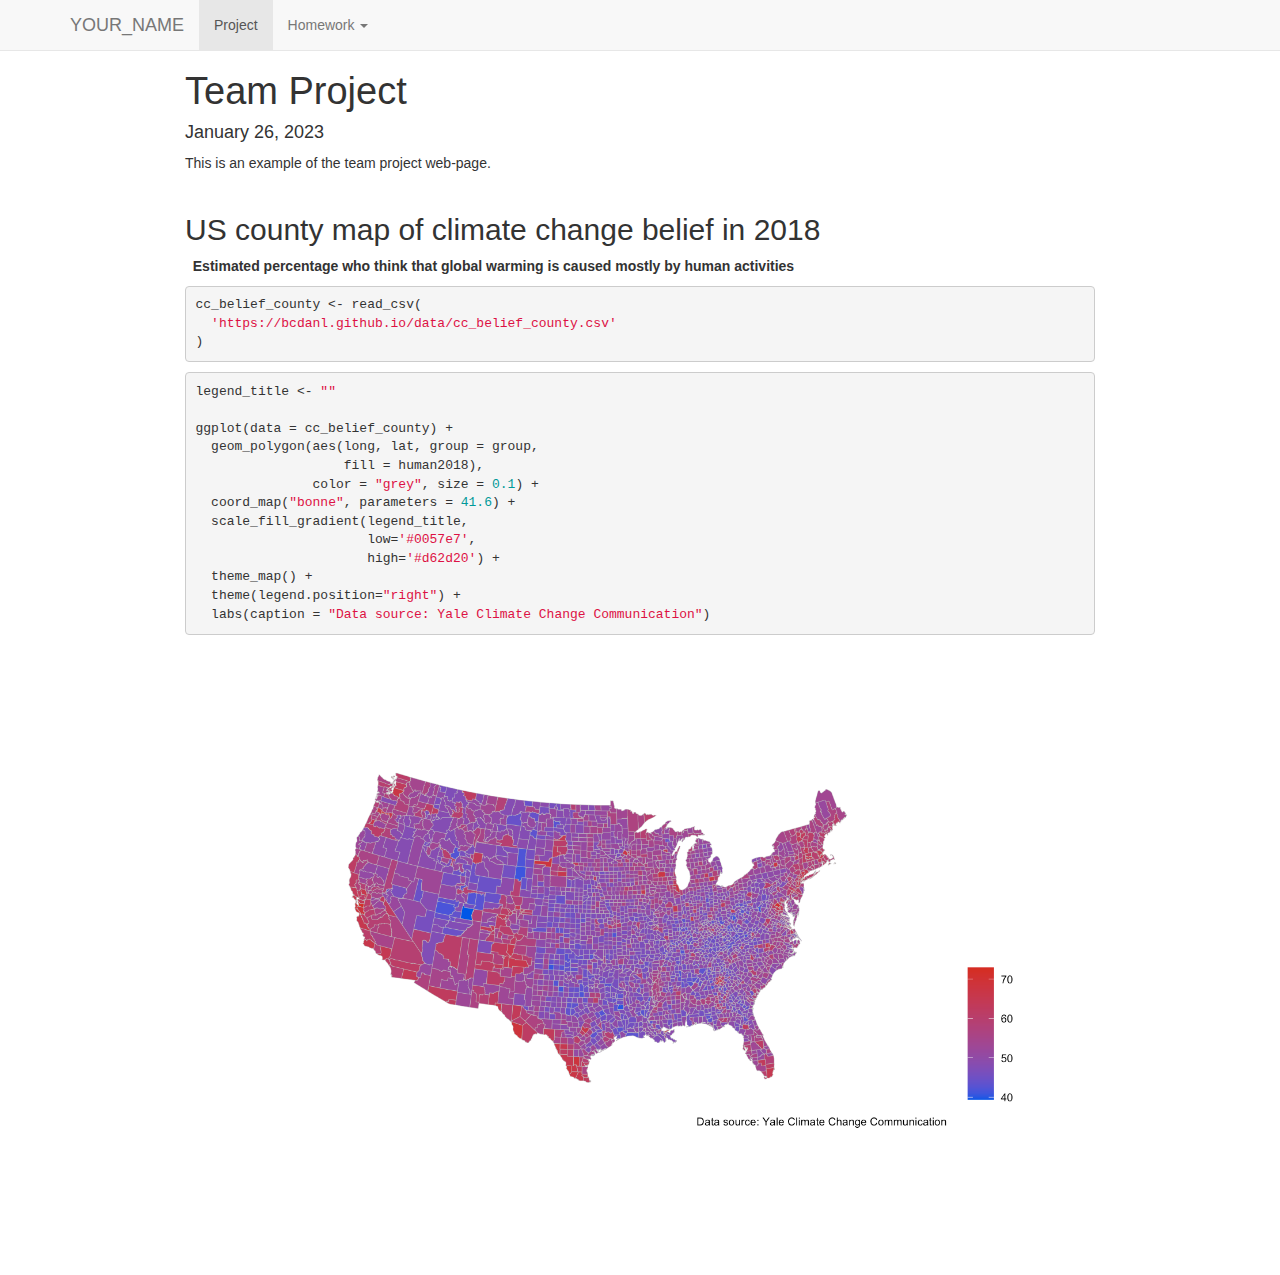
<file: teamproj0.html>
<!DOCTYPE html>

<html>

<head>

<meta charset="utf-8" />
<meta name="generator" content="pandoc" />
<meta http-equiv="X-UA-Compatible" content="IE=EDGE" />



<meta name="date" content="2023-01-26" />

<title>Team Project</title>

<script src="site_libs/jquery-1.11.3/jquery.min.js"></script>
<meta name="viewport" content="width=device-width, initial-scale=1" />
<link href="site_libs/bootstrap-3.3.5/css/bootstrap.min.css" rel="stylesheet" />
<script src="site_libs/bootstrap-3.3.5/js/bootstrap.min.js"></script>
<script src="site_libs/bootstrap-3.3.5/shim/html5shiv.min.js"></script>
<script src="site_libs/bootstrap-3.3.5/shim/respond.min.js"></script>
<script src="site_libs/navigation-1.1/tabsets.js"></script>
<link href="site_libs/highlightjs-9.12.0/default.css" rel="stylesheet" />
<script src="site_libs/highlightjs-9.12.0/highlight.js"></script>
<script src="site_libs/clipboard-2.0.6/clipboard.min.js"></script>
<link href="site_libs/xaringanExtra-clipboard-0.2.6/xaringanExtra-clipboard.css" rel="stylesheet" />
<script src="site_libs/xaringanExtra-clipboard-0.2.6/xaringanExtra-clipboard.js"></script>
<script>window.xaringanExtraClipboard(null, {"button":"<i class=\"fa fa-clipboard fa-lg\"><\/i>","success":"<i class=\"fa fa-check fa-lg\" style=\"color: #90BE6D\"><\/i>","error":"Press Ctrl+C to Copy"})</script>
<link href="site_libs/font-awesome-5.1.0/css/all.css" rel="stylesheet" />
<link href="site_libs/font-awesome-5.1.0/css/v4-shims.css" rel="stylesheet" />

<style type="text/css">
  code{white-space: pre-wrap;}
  span.smallcaps{font-variant: small-caps;}
  span.underline{text-decoration: underline;}
  div.column{display: inline-block; vertical-align: top; width: 50%;}
  div.hanging-indent{margin-left: 1.5em; text-indent: -1.5em;}
  ul.task-list{list-style: none;}
    </style>

<style type="text/css">code{white-space: pre;}</style>
<style type="text/css">
  pre:not([class]) {
    background-color: white;
  }
</style>
<script type="text/javascript">
if (window.hljs) {
  hljs.configure({languages: []});
  hljs.initHighlightingOnLoad();
  if (document.readyState && document.readyState === "complete") {
    window.setTimeout(function() { hljs.initHighlighting(); }, 0);
  }
}
</script>



<style type="text/css">
h1 {
  font-size: 34px;
}
h1.title {
  font-size: 38px;
}
h2 {
  font-size: 30px;
}
h3 {
  font-size: 24px;
}
h4 {
  font-size: 18px;
}
h5 {
  font-size: 16px;
}
h6 {
  font-size: 12px;
}
.table th:not([align]) {
  text-align: left;
}
</style>


<link rel="stylesheet" href="style.css" type="text/css" />



<style type = "text/css">
.main-container {
  max-width: 940px;
  margin-left: auto;
  margin-right: auto;
}
code {
  color: inherit;
  background-color: rgba(0, 0, 0, 0.04);
}
img {
  max-width:100%;
}
.tabbed-pane {
  padding-top: 12px;
}
.html-widget {
  margin-bottom: 20px;
}
button.code-folding-btn:focus {
  outline: none;
}
summary {
  display: list-item;
}
</style>


<style type="text/css">
/* padding for bootstrap navbar */
body {
  padding-top: 51px;
  padding-bottom: 40px;
}
/* offset scroll position for anchor links (for fixed navbar)  */
.section h1 {
  padding-top: 56px;
  margin-top: -56px;
}
.section h2 {
  padding-top: 56px;
  margin-top: -56px;
}
.section h3 {
  padding-top: 56px;
  margin-top: -56px;
}
.section h4 {
  padding-top: 56px;
  margin-top: -56px;
}
.section h5 {
  padding-top: 56px;
  margin-top: -56px;
}
.section h6 {
  padding-top: 56px;
  margin-top: -56px;
}
.dropdown-submenu {
  position: relative;
}
.dropdown-submenu>.dropdown-menu {
  top: 0;
  left: 100%;
  margin-top: -6px;
  margin-left: -1px;
  border-radius: 0 6px 6px 6px;
}
.dropdown-submenu:hover>.dropdown-menu {
  display: block;
}
.dropdown-submenu>a:after {
  display: block;
  content: " ";
  float: right;
  width: 0;
  height: 0;
  border-color: transparent;
  border-style: solid;
  border-width: 5px 0 5px 5px;
  border-left-color: #cccccc;
  margin-top: 5px;
  margin-right: -10px;
}
.dropdown-submenu:hover>a:after {
  border-left-color: #ffffff;
}
.dropdown-submenu.pull-left {
  float: none;
}
.dropdown-submenu.pull-left>.dropdown-menu {
  left: -100%;
  margin-left: 10px;
  border-radius: 6px 0 6px 6px;
}
</style>

<script>
// manage active state of menu based on current page
$(document).ready(function () {
  // active menu anchor
  href = window.location.pathname
  href = href.substr(href.lastIndexOf('/') + 1)
  if (href === "")
    href = "index.html";
  var menuAnchor = $('a[href="' + href + '"]');

  // mark it active
  menuAnchor.parent().addClass('active');

  // if it's got a parent navbar menu mark it active as well
  menuAnchor.closest('li.dropdown').addClass('active');
});
</script>

<!-- tabsets -->

<style type="text/css">
.tabset-dropdown > .nav-tabs {
  display: inline-table;
  max-height: 500px;
  min-height: 44px;
  overflow-y: auto;
  background: white;
  border: 1px solid #ddd;
  border-radius: 4px;
}

.tabset-dropdown > .nav-tabs > li.active:before {
  content: "";
  font-family: 'Glyphicons Halflings';
  display: inline-block;
  padding: 10px;
  border-right: 1px solid #ddd;
}

.tabset-dropdown > .nav-tabs.nav-tabs-open > li.active:before {
  content: "&#xe258;";
  border: none;
}

.tabset-dropdown > .nav-tabs.nav-tabs-open:before {
  content: "";
  font-family: 'Glyphicons Halflings';
  display: inline-block;
  padding: 10px;
  border-right: 1px solid #ddd;
}

.tabset-dropdown > .nav-tabs > li.active {
  display: block;
}

.tabset-dropdown > .nav-tabs > li > a,
.tabset-dropdown > .nav-tabs > li > a:focus,
.tabset-dropdown > .nav-tabs > li > a:hover {
  border: none;
  display: inline-block;
  border-radius: 4px;
  background-color: transparent;
}

.tabset-dropdown > .nav-tabs.nav-tabs-open > li {
  display: block;
  float: none;
}

.tabset-dropdown > .nav-tabs > li {
  display: none;
}
</style>

<!-- code folding -->




</head>

<body>


<div class="container-fluid main-container">




<div class="navbar navbar-default  navbar-fixed-top" role="navigation">
  <div class="container">
    <div class="navbar-header">
      <button type="button" class="navbar-toggle collapsed" data-toggle="collapse" data-target="#navbar">
        <span class="icon-bar"></span>
        <span class="icon-bar"></span>
        <span class="icon-bar"></span>
      </button>
      <a class="navbar-brand" href="index.html">YOUR_NAME</a>
    </div>
    <div id="navbar" class="navbar-collapse collapse">
      <ul class="nav navbar-nav">
        <li>
  <a href="teamproj0.html">Project</a>
</li>
<li class="dropdown">
  <a href="#" class="dropdown-toggle" data-toggle="dropdown" role="button" aria-expanded="false">
    Homework
     
    <span class="caret"></span>
  </a>
  <ul class="dropdown-menu" role="menu">
    <li>
      <a href="hw0.html">homework 0</a>
    </li>
  </ul>
</li>
      </ul>
      <ul class="nav navbar-nav navbar-right">
        <li>
  <a href="https://github.com">
    <span class="fas fa-github fa-lg"></span>
     
  </a>
</li>
<li>
  <a href="https://instagram.com">
    <span class="fas fa-instagram fa-lg"></span>
     
  </a>
</li>
      </ul>
    </div><!--/.nav-collapse -->
  </div><!--/.container -->
</div><!--/.navbar -->

<div class="fluid-row" id="header">



<h1 class="title toc-ignore">Team Project</h1>
<h4 class="date">January 26, 2023</h4>

</div>


<p>This is an example of the team project web-page.</p>
<p><br></p>
<div id="us-county-map-of-climate-change-belief-in-2018" class="section level2">
<h2>US county map of climate change belief in 2018</h2>
<p>  <strong>Estimated percentage who think that global warming is caused mostly by human activities</strong></p>
<pre class="r"><code>cc_belief_county &lt;- read_csv(
  &#39;https://bcdanl.github.io/data/cc_belief_county.csv&#39;
)</code></pre>
<pre class="r"><code>legend_title &lt;- &quot;&quot;

ggplot(data = cc_belief_county) +
  geom_polygon(aes(long, lat, group = group, 
                   fill = human2018),
               color = &quot;grey&quot;, size = 0.1) +
  coord_map(&quot;bonne&quot;, parameters = 41.6) + 
  scale_fill_gradient(legend_title, 
                      low=&#39;#0057e7&#39;, 
                      high=&#39;#d62d20&#39;) +
  theme_map() + 
  theme(legend.position=&quot;right&quot;) +
  labs(caption = &quot;Data source: Yale Climate Change Communication&quot;)</code></pre>
<p><img src="teamproj0_files/figure-html/unnamed-chunk-2-1.png" width="672" /></p>
</div>

<script type="text/javascript" src="links.js"></script>



</div>

<script>

// add bootstrap table styles to pandoc tables
function bootstrapStylePandocTables() {
  $('tr.odd').parent('tbody').parent('table').addClass('table table-condensed');
}
$(document).ready(function () {
  bootstrapStylePandocTables();
});


</script>

<!-- tabsets -->

<script>
$(document).ready(function () {
  window.buildTabsets("TOC");
});

$(document).ready(function () {
  $('.tabset-dropdown > .nav-tabs > li').click(function () {
    $(this).parent().toggleClass('nav-tabs-open')
  });
});
</script>

<!-- code folding -->


<!-- dynamically load mathjax for compatibility with self-contained -->
<script>
  (function () {
    var script = document.createElement("script");
    script.type = "text/javascript";
    script.src  = "https://mathjax.rstudio.com/latest/MathJax.js?config=TeX-AMS-MML_HTMLorMML";
    document.getElementsByTagName("head")[0].appendChild(script);
  })();
</script>

</body>
</html>
</file>
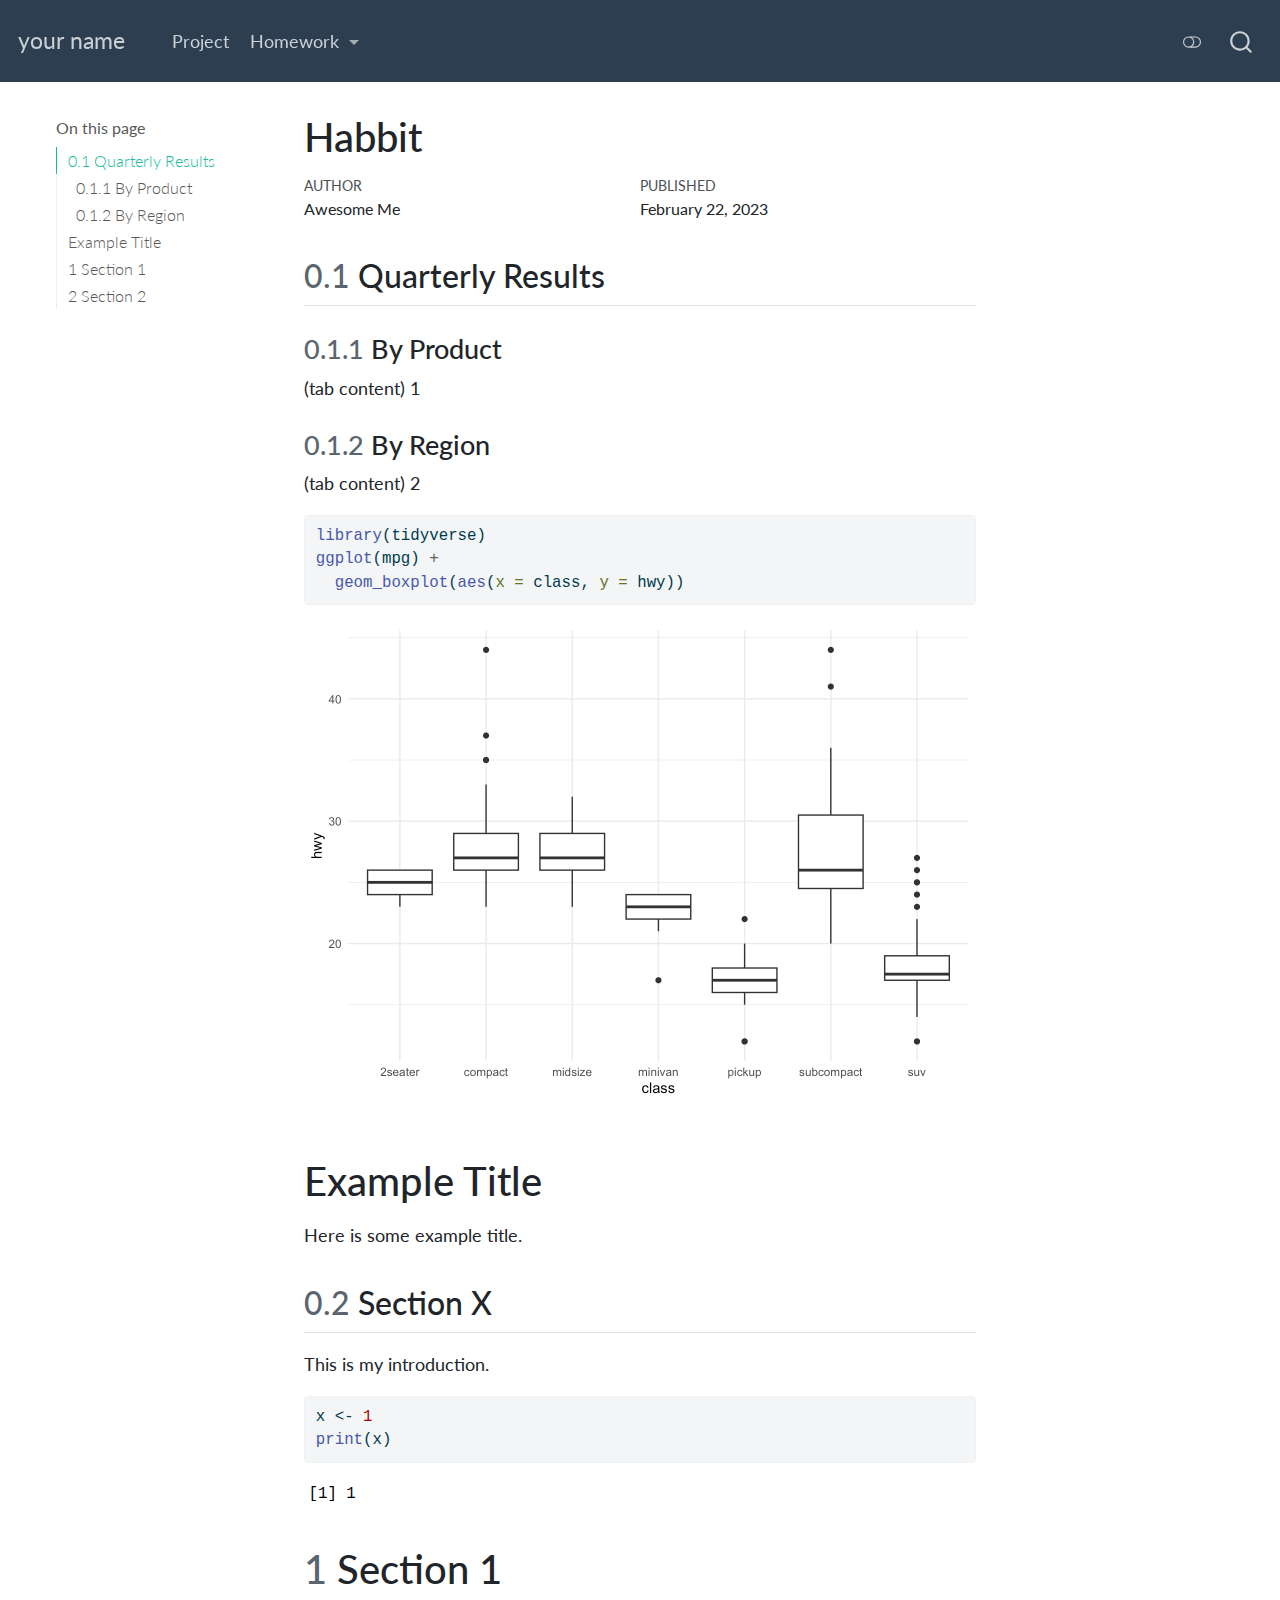
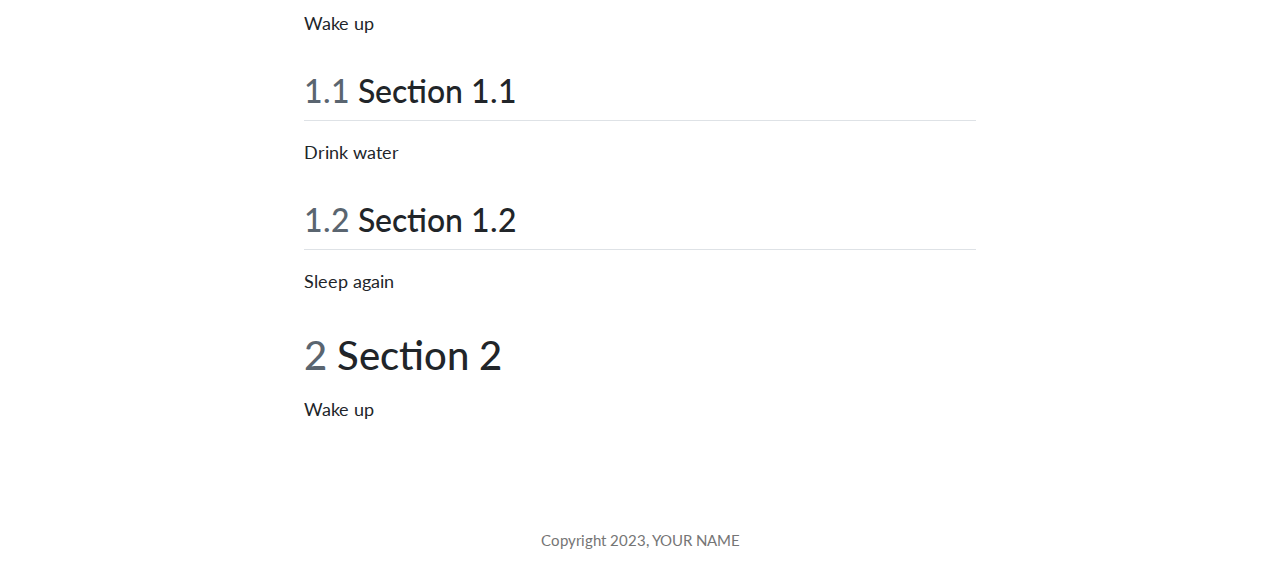
<file: docs/basic-example.html>
<!DOCTYPE html>
<html xmlns="http://www.w3.org/1999/xhtml" lang="en" xml:lang="en"><head>

<meta charset="utf-8">
<meta name="generator" content="quarto-1.2.335">

<meta name="viewport" content="width=device-width, initial-scale=1.0, user-scalable=yes">

<meta name="author" content="Awesome Me">
<meta name="dcterms.date" content="2023-02-22">

<title>your name - Habbit</title>
<style>
code{white-space: pre-wrap;}
span.smallcaps{font-variant: small-caps;}
div.columns{display: flex; gap: min(4vw, 1.5em);}
div.column{flex: auto; overflow-x: auto;}
div.hanging-indent{margin-left: 1.5em; text-indent: -1.5em;}
ul.task-list{list-style: none;}
ul.task-list li input[type="checkbox"] {
  width: 0.8em;
  margin: 0 0.8em 0.2em -1.6em;
  vertical-align: middle;
}
pre > code.sourceCode { white-space: pre; position: relative; }
pre > code.sourceCode > span { display: inline-block; line-height: 1.25; }
pre > code.sourceCode > span:empty { height: 1.2em; }
.sourceCode { overflow: visible; }
code.sourceCode > span { color: inherit; text-decoration: inherit; }
div.sourceCode { margin: 1em 0; }
pre.sourceCode { margin: 0; }
@media screen {
div.sourceCode { overflow: auto; }
}
@media print {
pre > code.sourceCode { white-space: pre-wrap; }
pre > code.sourceCode > span { text-indent: -5em; padding-left: 5em; }
}
pre.numberSource code
  { counter-reset: source-line 0; }
pre.numberSource code > span
  { position: relative; left: -4em; counter-increment: source-line; }
pre.numberSource code > span > a:first-child::before
  { content: counter(source-line);
    position: relative; left: -1em; text-align: right; vertical-align: baseline;
    border: none; display: inline-block;
    -webkit-touch-callout: none; -webkit-user-select: none;
    -khtml-user-select: none; -moz-user-select: none;
    -ms-user-select: none; user-select: none;
    padding: 0 4px; width: 4em;
    color: #aaaaaa;
  }
pre.numberSource { margin-left: 3em; border-left: 1px solid #aaaaaa;  padding-left: 4px; }
div.sourceCode
  {   }
@media screen {
pre > code.sourceCode > span > a:first-child::before { text-decoration: underline; }
}
code span.al { color: #ff0000; font-weight: bold; } /* Alert */
code span.an { color: #60a0b0; font-weight: bold; font-style: italic; } /* Annotation */
code span.at { color: #7d9029; } /* Attribute */
code span.bn { color: #40a070; } /* BaseN */
code span.bu { color: #008000; } /* BuiltIn */
code span.cf { color: #007020; font-weight: bold; } /* ControlFlow */
code span.ch { color: #4070a0; } /* Char */
code span.cn { color: #880000; } /* Constant */
code span.co { color: #60a0b0; font-style: italic; } /* Comment */
code span.cv { color: #60a0b0; font-weight: bold; font-style: italic; } /* CommentVar */
code span.do { color: #ba2121; font-style: italic; } /* Documentation */
code span.dt { color: #902000; } /* DataType */
code span.dv { color: #40a070; } /* DecVal */
code span.er { color: #ff0000; font-weight: bold; } /* Error */
code span.ex { } /* Extension */
code span.fl { color: #40a070; } /* Float */
code span.fu { color: #06287e; } /* Function */
code span.im { color: #008000; font-weight: bold; } /* Import */
code span.in { color: #60a0b0; font-weight: bold; font-style: italic; } /* Information */
code span.kw { color: #007020; font-weight: bold; } /* Keyword */
code span.op { color: #666666; } /* Operator */
code span.ot { color: #007020; } /* Other */
code span.pp { color: #bc7a00; } /* Preprocessor */
code span.sc { color: #4070a0; } /* SpecialChar */
code span.ss { color: #bb6688; } /* SpecialString */
code span.st { color: #4070a0; } /* String */
code span.va { color: #19177c; } /* Variable */
code span.vs { color: #4070a0; } /* VerbatimString */
code span.wa { color: #60a0b0; font-weight: bold; font-style: italic; } /* Warning */
</style>


<script src="site_libs/quarto-nav/quarto-nav.js"></script>
<script src="site_libs/clipboard/clipboard.min.js"></script>
<script src="site_libs/quarto-search/autocomplete.umd.js"></script>
<script src="site_libs/quarto-search/fuse.min.js"></script>
<script src="site_libs/quarto-search/quarto-search.js"></script>
<meta name="quarto:offset" content="./">
<script src="site_libs/quarto-html/quarto.js"></script>
<script src="site_libs/quarto-html/popper.min.js"></script>
<script src="site_libs/quarto-html/tippy.umd.min.js"></script>
<script src="site_libs/quarto-html/anchor.min.js"></script>
<link href="site_libs/quarto-html/tippy.css" rel="stylesheet">
<link href="site_libs/quarto-html/quarto-syntax-highlighting.css" rel="stylesheet" class="quarto-color-scheme" id="quarto-text-highlighting-styles">
<link href="site_libs/quarto-html/quarto-syntax-highlighting-dark.css" rel="prefetch" class="quarto-color-scheme quarto-color-alternate" id="quarto-text-highlighting-styles">
<script src="site_libs/bootstrap/bootstrap.min.js"></script>
<link href="site_libs/bootstrap/bootstrap-icons.css" rel="stylesheet">
<link href="site_libs/bootstrap/bootstrap.min.css" rel="stylesheet" class="quarto-color-scheme" id="quarto-bootstrap" data-mode="light">
<link href="site_libs/bootstrap/bootstrap-dark.min.css" rel="prefetch" class="quarto-color-scheme quarto-color-alternate" id="quarto-bootstrap" data-mode="dark">
<script id="quarto-search-options" type="application/json">{
  "location": "navbar",
  "copy-button": false,
  "collapse-after": 3,
  "panel-placement": "end",
  "type": "overlay",
  "limit": 20,
  "language": {
    "search-no-results-text": "No results",
    "search-matching-documents-text": "matching documents",
    "search-copy-link-title": "Copy link to search",
    "search-hide-matches-text": "Hide additional matches",
    "search-more-match-text": "more match in this document",
    "search-more-matches-text": "more matches in this document",
    "search-clear-button-title": "Clear",
    "search-detached-cancel-button-title": "Cancel",
    "search-submit-button-title": "Submit"
  }
}</script>


</head>

<body class="floating nav-fixed">

<div id="quarto-search-results"></div>
  <header id="quarto-header" class="headroom fixed-top">
    <nav class="navbar navbar-expand-lg navbar-dark ">
      <div class="navbar-container container-fluid">
      <div class="navbar-brand-container">
    <a class="navbar-brand" href="./index.html">
    <span class="navbar-title">your name</span>
    </a>
  </div>
          <button class="navbar-toggler" type="button" data-bs-toggle="collapse" data-bs-target="#navbarCollapse" aria-controls="navbarCollapse" aria-expanded="false" aria-label="Toggle navigation" onclick="if (window.quartoToggleHeadroom) { window.quartoToggleHeadroom(); }">
  <span class="navbar-toggler-icon"></span>
</button>
          <div class="collapse navbar-collapse" id="navbarCollapse">
            <ul class="navbar-nav navbar-nav-scroll me-auto">
  <li class="nav-item">
    <a class="nav-link" href="./teamproj0.html">
 <span class="menu-text">Project</span></a>
  </li>  
  <li class="nav-item dropdown ">
    <a class="nav-link dropdown-toggle" href="#" id="nav-menu-homework" role="button" data-bs-toggle="dropdown" aria-expanded="false">
 <span class="menu-text">Homework</span>
    </a>
    <ul class="dropdown-menu" aria-labelledby="nav-menu-homework">    
        <li>
    <a class="dropdown-item" href="./hw0.html">
 <span class="dropdown-text">hw0</span></a>
  </li>  
    </ul>
  </li>
</ul>
              <div class="quarto-toggle-container">
                  <a href="" class="quarto-color-scheme-toggle nav-link" onclick="window.quartoToggleColorScheme(); return false;" title="Toggle dark mode"><i class="bi"></i></a>
              </div>
              <div id="quarto-search" class="" title="Search"></div>
          </div> <!-- /navcollapse -->
      </div> <!-- /container-fluid -->
    </nav>
</header>
<!-- content -->
<div id="quarto-content" class="quarto-container page-columns page-rows-contents page-layout-article page-navbar">
<!-- sidebar -->
  <nav id="quarto-sidebar" class="sidebar collapse sidebar-navigation floating overflow-auto">
    <nav id="TOC" role="doc-toc" class="toc-active">
    <h2 id="toc-title">On this page</h2>
   
  <ul>
  <li><a href="#quarterly-results" id="toc-quarterly-results" class="nav-link active" data-scroll-target="#quarterly-results"><span class="toc-section-number">0.1</span>  Quarterly Results</a>
  <ul class="collapse">
  <li><a href="#by-product" id="toc-by-product" class="nav-link" data-scroll-target="#by-product"><span class="toc-section-number">0.1.1</span>  By Product</a></li>
  <li><a href="#by-region" id="toc-by-region" class="nav-link" data-scroll-target="#by-region"><span class="toc-section-number">0.1.2</span>  By Region</a></li>
  </ul></li>
  <li><a href="#example-title" id="toc-example-title" class="nav-link" data-scroll-target="#example-title">Example Title</a>
  <ul class="collapse">
  <li><a href="#section-x" id="toc-section-x" class="nav-link" data-scroll-target="#section-x"><span class="toc-section-number">0.2</span>  Section X</a></li>
  </ul></li>
  <li><a href="#section-1" id="toc-section-1" class="nav-link" data-scroll-target="#section-1"><span class="toc-section-number">1</span>  Section 1</a>
  <ul class="collapse">
  <li><a href="#section-1.1" id="toc-section-1.1" class="nav-link" data-scroll-target="#section-1.1"><span class="toc-section-number">1.1</span>  Section 1.1</a></li>
  <li><a href="#section-1.2" id="toc-section-1.2" class="nav-link" data-scroll-target="#section-1.2"><span class="toc-section-number">1.2</span>  Section 1.2</a></li>
  </ul></li>
  <li><a href="#section-2" id="toc-section-2" class="nav-link" data-scroll-target="#section-2"><span class="toc-section-number">2</span>  Section 2</a></li>
  </ul>
</nav>
</nav>
<!-- margin-sidebar -->
    <div id="quarto-margin-sidebar" class="sidebar margin-sidebar">
    </div>
<!-- main -->
<main class="content" id="quarto-document-content">

<header id="title-block-header" class="quarto-title-block default">
<div class="quarto-title">
<h1 class="title">Habbit</h1>
</div>



<div class="quarto-title-meta">

    <div>
    <div class="quarto-title-meta-heading">Author</div>
    <div class="quarto-title-meta-contents">
             <p>Awesome Me </p>
          </div>
  </div>
    
    <div>
    <div class="quarto-title-meta-heading">Published</div>
    <div class="quarto-title-meta-contents">
      <p class="date">February 22, 2023</p>
    </div>
  </div>
  
    
  </div>
  

</header>

<section id="quarterly-results" class="level2 tabset tabset-pills" data-number="0.1">
<h2 class="tabset tabset-pills anchored" data-number="0.1" data-anchor-id="quarterly-results"><span class="header-section-number">0.1</span> Quarterly Results</h2>
<section id="by-product" class="level3" data-number="0.1.1">
<h3 data-number="0.1.1" class="anchored" data-anchor-id="by-product"><span class="header-section-number">0.1.1</span> By Product</h3>
<p>(tab content) 1</p>
</section>
<section id="by-region" class="level3" data-number="0.1.2">
<h3 data-number="0.1.2" class="anchored" data-anchor-id="by-region"><span class="header-section-number">0.1.2</span> By Region</h3>
<p>(tab content) 2</p>
<div class="cell">
<div class="sourceCode cell-code" id="cb1"><pre class="sourceCode r code-with-copy"><code class="sourceCode r"><span id="cb1-1"><a href="#cb1-1" aria-hidden="true" tabindex="-1"></a><span class="fu">library</span>(tidyverse)</span>
<span id="cb1-2"><a href="#cb1-2" aria-hidden="true" tabindex="-1"></a><span class="fu">ggplot</span>(mpg) <span class="sc">+</span></span>
<span id="cb1-3"><a href="#cb1-3" aria-hidden="true" tabindex="-1"></a>  <span class="fu">geom_boxplot</span>(<span class="fu">aes</span>(<span class="at">x =</span> class, <span class="at">y =</span> hwy))</span></code><button title="Copy to Clipboard" class="code-copy-button"><i class="bi"></i></button></pre></div>
<div class="cell-output-display">
<p><img src="basic-example_files/figure-html/unnamed-chunk-1-1.png" class="img-fluid" width="672"></p>
</div>
</div>
</section>
</section>
<section id="example-title" class="level1 unnumbered">
<h1 class="unnumbered">Example Title</h1>
<p>Here is some example title.</p>
<section id="section-x" class="level2" data-number="0.2">
<h2 data-number="0.2" class="anchored" data-anchor-id="section-x"><span class="header-section-number">0.2</span> Section X</h2>
<p>This is my introduction.</p>
<div class="cell">
<div class="sourceCode cell-code" id="cb2"><pre class="sourceCode r code-with-copy"><code class="sourceCode r"><span id="cb2-1"><a href="#cb2-1" aria-hidden="true" tabindex="-1"></a>x <span class="ot">&lt;-</span> <span class="dv">1</span></span>
<span id="cb2-2"><a href="#cb2-2" aria-hidden="true" tabindex="-1"></a><span class="fu">print</span>(x)</span></code><button title="Copy to Clipboard" class="code-copy-button"><i class="bi"></i></button></pre></div>
<div class="cell-output cell-output-stdout">
<pre><code>[1] 1</code></pre>
</div>
</div>
</section>
</section>
<section id="section-1" class="level1" data-number="1">
<h1 data-number="1"><span class="header-section-number">1</span> Section 1</h1>
<p>Wake up</p>
<section id="section-1.1" class="level2" data-number="1.1">
<h2 data-number="1.1" class="anchored" data-anchor-id="section-1.1"><span class="header-section-number">1.1</span> Section 1.1</h2>
<p>Drink water</p>
</section>
<section id="section-1.2" class="level2" data-number="1.2">
<h2 data-number="1.2" class="anchored" data-anchor-id="section-1.2"><span class="header-section-number">1.2</span> Section 1.2</h2>
<p>Sleep again</p>
</section>
</section>
<section id="section-2" class="level1" data-number="2">
<h1 data-number="2"><span class="header-section-number">2</span> Section 2</h1>
<p>Wake up</p>


</section>

</main> <!-- /main -->
<script type="text/javascript" src="links.js"></script>
<script id="quarto-html-after-body" type="application/javascript">
window.document.addEventListener("DOMContentLoaded", function (event) {
  const toggleBodyColorMode = (bsSheetEl) => {
    const mode = bsSheetEl.getAttribute("data-mode");
    const bodyEl = window.document.querySelector("body");
    if (mode === "dark") {
      bodyEl.classList.add("quarto-dark");
      bodyEl.classList.remove("quarto-light");
    } else {
      bodyEl.classList.add("quarto-light");
      bodyEl.classList.remove("quarto-dark");
    }
  }
  const toggleBodyColorPrimary = () => {
    const bsSheetEl = window.document.querySelector("link#quarto-bootstrap");
    if (bsSheetEl) {
      toggleBodyColorMode(bsSheetEl);
    }
  }
  toggleBodyColorPrimary();  
  const disableStylesheet = (stylesheets) => {
    for (let i=0; i < stylesheets.length; i++) {
      const stylesheet = stylesheets[i];
      stylesheet.rel = 'prefetch';
    }
  }
  const enableStylesheet = (stylesheets) => {
    for (let i=0; i < stylesheets.length; i++) {
      const stylesheet = stylesheets[i];
      stylesheet.rel = 'stylesheet';
    }
  }
  const manageTransitions = (selector, allowTransitions) => {
    const els = window.document.querySelectorAll(selector);
    for (let i=0; i < els.length; i++) {
      const el = els[i];
      if (allowTransitions) {
        el.classList.remove('notransition');
      } else {
        el.classList.add('notransition');
      }
    }
  }
  const toggleColorMode = (alternate) => {
    // Switch the stylesheets
    const alternateStylesheets = window.document.querySelectorAll('link.quarto-color-scheme.quarto-color-alternate');
    manageTransitions('#quarto-margin-sidebar .nav-link', false);
    if (alternate) {
      enableStylesheet(alternateStylesheets);
      for (const sheetNode of alternateStylesheets) {
        if (sheetNode.id === "quarto-bootstrap") {
          toggleBodyColorMode(sheetNode);
        }
      }
    } else {
      disableStylesheet(alternateStylesheets);
      toggleBodyColorPrimary();
    }
    manageTransitions('#quarto-margin-sidebar .nav-link', true);
    // Switch the toggles
    const toggles = window.document.querySelectorAll('.quarto-color-scheme-toggle');
    for (let i=0; i < toggles.length; i++) {
      const toggle = toggles[i];
      if (toggle) {
        if (alternate) {
          toggle.classList.add("alternate");     
        } else {
          toggle.classList.remove("alternate");
        }
      }
    }
    // Hack to workaround the fact that safari doesn't
    // properly recolor the scrollbar when toggling (#1455)
    if (navigator.userAgent.indexOf('Safari') > 0 && navigator.userAgent.indexOf('Chrome') == -1) {
      manageTransitions("body", false);
      window.scrollTo(0, 1);
      setTimeout(() => {
        window.scrollTo(0, 0);
        manageTransitions("body", true);
      }, 40);  
    }
  }
  const isFileUrl = () => { 
    return window.location.protocol === 'file:';
  }
  const hasAlternateSentinel = () => {  
    let styleSentinel = getColorSchemeSentinel();
    if (styleSentinel !== null) {
      return styleSentinel === "alternate";
    } else {
      return false;
    }
  }
  const setStyleSentinel = (alternate) => {
    const value = alternate ? "alternate" : "default";
    if (!isFileUrl()) {
      window.localStorage.setItem("quarto-color-scheme", value);
    } else {
      localAlternateSentinel = value;
    }
  }
  const getColorSchemeSentinel = () => {
    if (!isFileUrl()) {
      const storageValue = window.localStorage.getItem("quarto-color-scheme");
      return storageValue != null ? storageValue : localAlternateSentinel;
    } else {
      return localAlternateSentinel;
    }
  }
  let localAlternateSentinel = 'default';
  // Dark / light mode switch
  window.quartoToggleColorScheme = () => {
    // Read the current dark / light value 
    let toAlternate = !hasAlternateSentinel();
    toggleColorMode(toAlternate);
    setStyleSentinel(toAlternate);
  };
  // Ensure there is a toggle, if there isn't float one in the top right
  if (window.document.querySelector('.quarto-color-scheme-toggle') === null) {
    const a = window.document.createElement('a');
    a.classList.add('top-right');
    a.classList.add('quarto-color-scheme-toggle');
    a.href = "";
    a.onclick = function() { try { window.quartoToggleColorScheme(); } catch {} return false; };
    const i = window.document.createElement("i");
    i.classList.add('bi');
    a.appendChild(i);
    window.document.body.appendChild(a);
  }
  // Switch to dark mode if need be
  if (hasAlternateSentinel()) {
    toggleColorMode(true);
  } else {
    toggleColorMode(false);
  }
  const icon = "";
  const anchorJS = new window.AnchorJS();
  anchorJS.options = {
    placement: 'right',
    icon: icon
  };
  anchorJS.add('.anchored');
  const clipboard = new window.ClipboardJS('.code-copy-button', {
    target: function(trigger) {
      return trigger.previousElementSibling;
    }
  });
  clipboard.on('success', function(e) {
    // button target
    const button = e.trigger;
    // don't keep focus
    button.blur();
    // flash "checked"
    button.classList.add('code-copy-button-checked');
    var currentTitle = button.getAttribute("title");
    button.setAttribute("title", "Copied!");
    let tooltip;
    if (window.bootstrap) {
      button.setAttribute("data-bs-toggle", "tooltip");
      button.setAttribute("data-bs-placement", "left");
      button.setAttribute("data-bs-title", "Copied!");
      tooltip = new bootstrap.Tooltip(button, 
        { trigger: "manual", 
          customClass: "code-copy-button-tooltip",
          offset: [0, -8]});
      tooltip.show();    
    }
    setTimeout(function() {
      if (tooltip) {
        tooltip.hide();
        button.removeAttribute("data-bs-title");
        button.removeAttribute("data-bs-toggle");
        button.removeAttribute("data-bs-placement");
      }
      button.setAttribute("title", currentTitle);
      button.classList.remove('code-copy-button-checked');
    }, 1000);
    // clear code selection
    e.clearSelection();
  });
  function tippyHover(el, contentFn) {
    const config = {
      allowHTML: true,
      content: contentFn,
      maxWidth: 500,
      delay: 100,
      arrow: false,
      appendTo: function(el) {
          return el.parentElement;
      },
      interactive: true,
      interactiveBorder: 10,
      theme: 'quarto',
      placement: 'bottom-start'
    };
    window.tippy(el, config); 
  }
  const noterefs = window.document.querySelectorAll('a[role="doc-noteref"]');
  for (var i=0; i<noterefs.length; i++) {
    const ref = noterefs[i];
    tippyHover(ref, function() {
      // use id or data attribute instead here
      let href = ref.getAttribute('data-footnote-href') || ref.getAttribute('href');
      try { href = new URL(href).hash; } catch {}
      const id = href.replace(/^#\/?/, "");
      const note = window.document.getElementById(id);
      return note.innerHTML;
    });
  }
  const findCites = (el) => {
    const parentEl = el.parentElement;
    if (parentEl) {
      const cites = parentEl.dataset.cites;
      if (cites) {
        return {
          el,
          cites: cites.split(' ')
        };
      } else {
        return findCites(el.parentElement)
      }
    } else {
      return undefined;
    }
  };
  var bibliorefs = window.document.querySelectorAll('a[role="doc-biblioref"]');
  for (var i=0; i<bibliorefs.length; i++) {
    const ref = bibliorefs[i];
    const citeInfo = findCites(ref);
    if (citeInfo) {
      tippyHover(citeInfo.el, function() {
        var popup = window.document.createElement('div');
        citeInfo.cites.forEach(function(cite) {
          var citeDiv = window.document.createElement('div');
          citeDiv.classList.add('hanging-indent');
          citeDiv.classList.add('csl-entry');
          var biblioDiv = window.document.getElementById('ref-' + cite);
          if (biblioDiv) {
            citeDiv.innerHTML = biblioDiv.innerHTML;
          }
          popup.appendChild(citeDiv);
        });
        return popup.innerHTML;
      });
    }
  }
});
</script>
</div> <!-- /content -->
<footer class="footer">
  <div class="nav-footer">
      <div class="nav-footer-center">Copyright 2023, YOUR NAME</div>
  </div>
</footer>



</body></html>
</file>
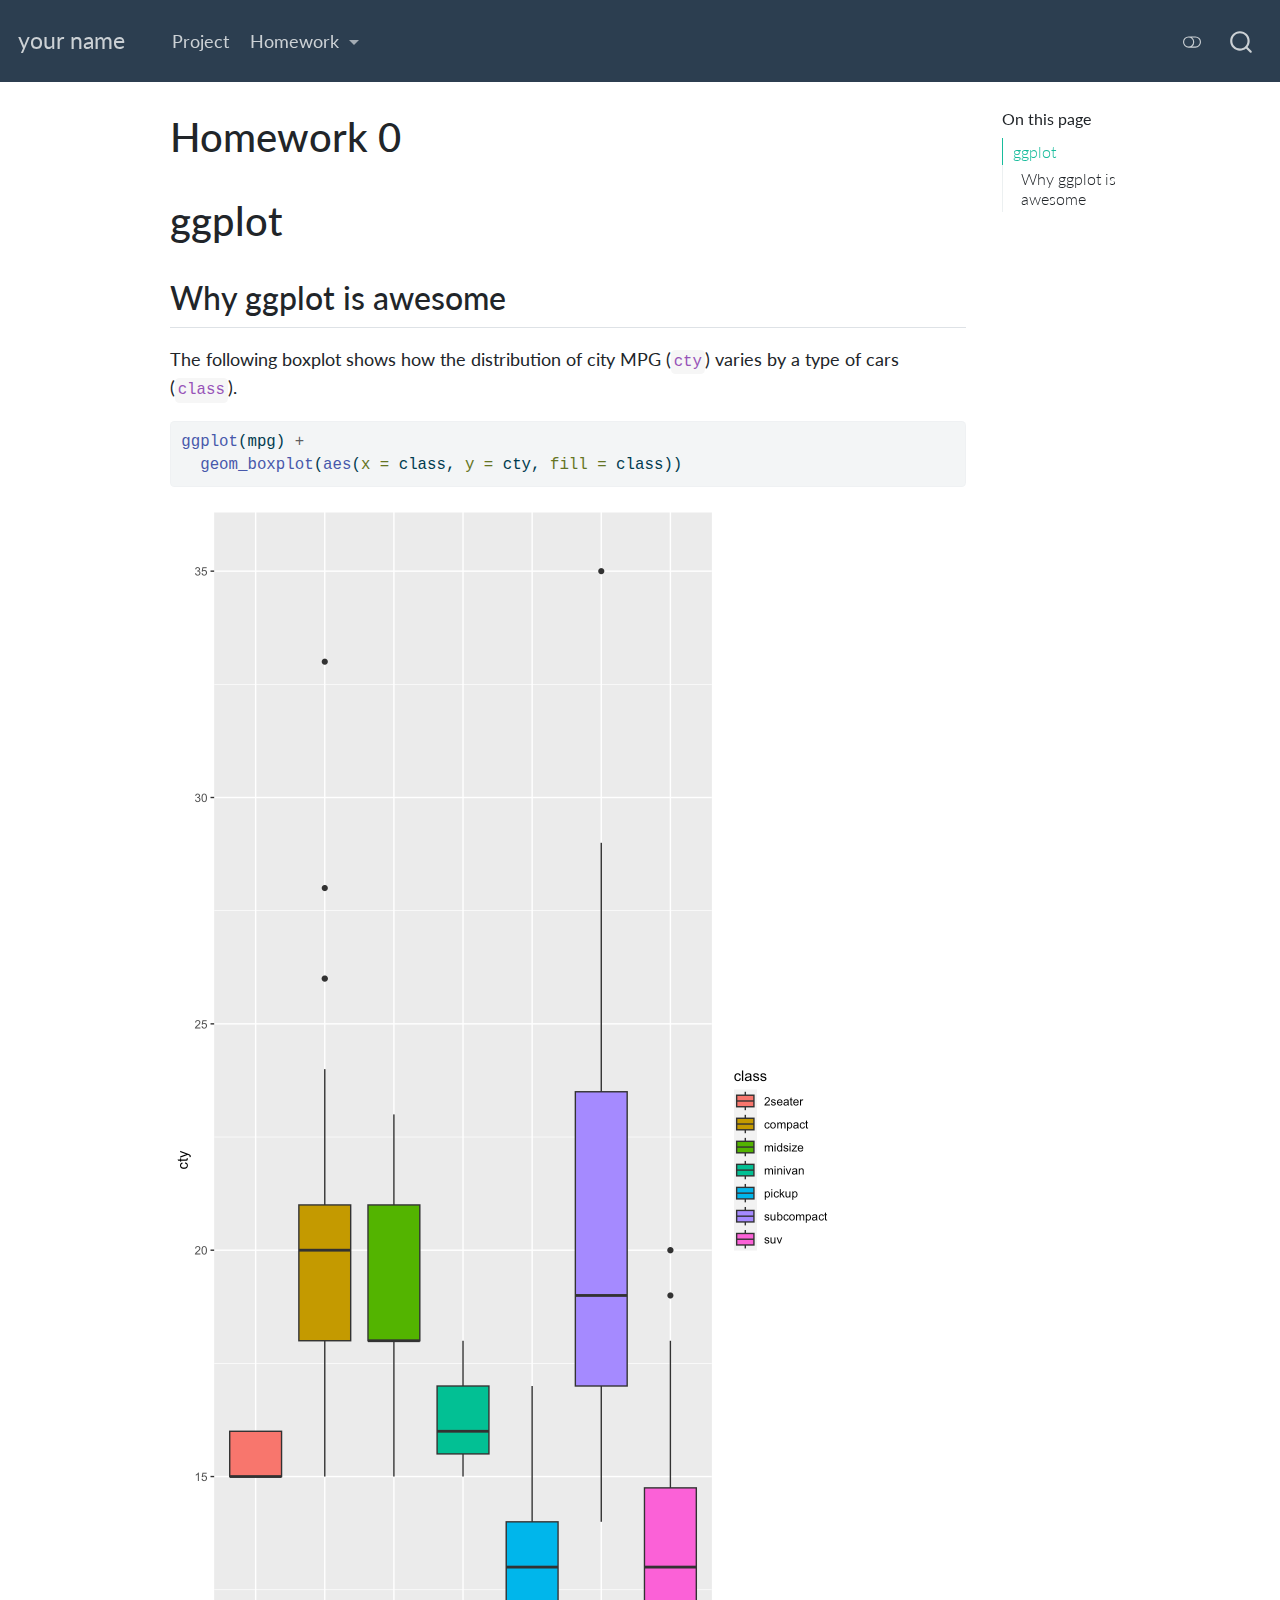
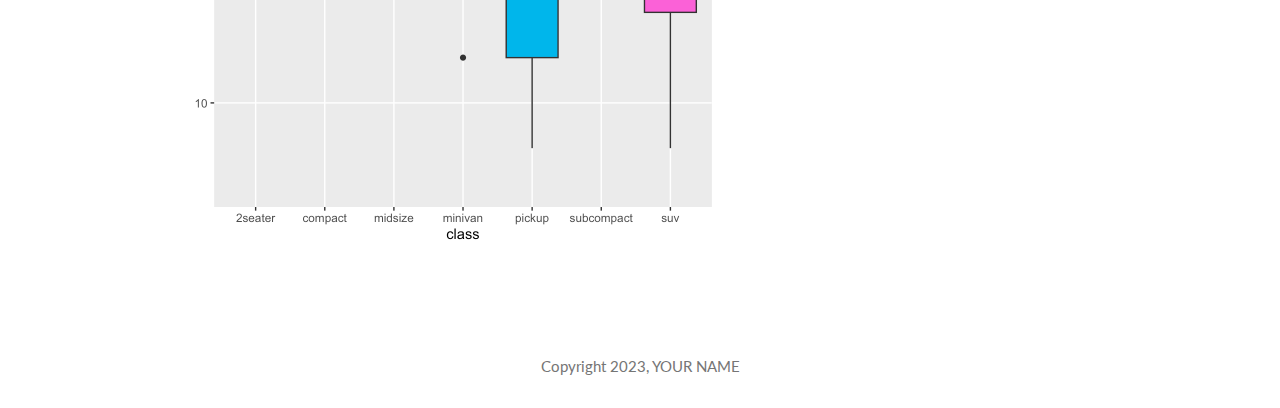
<file: docs/hw0.html>
<!DOCTYPE html>
<html xmlns="http://www.w3.org/1999/xhtml" lang="en" xml:lang="en"><head>

<meta charset="utf-8">
<meta name="generator" content="quarto-1.2.335">

<meta name="viewport" content="width=device-width, initial-scale=1.0, user-scalable=yes">


<title>your name - Homework 0</title>
<style>
code{white-space: pre-wrap;}
span.smallcaps{font-variant: small-caps;}
div.columns{display: flex; gap: min(4vw, 1.5em);}
div.column{flex: auto; overflow-x: auto;}
div.hanging-indent{margin-left: 1.5em; text-indent: -1.5em;}
ul.task-list{list-style: none;}
ul.task-list li input[type="checkbox"] {
  width: 0.8em;
  margin: 0 0.8em 0.2em -1.6em;
  vertical-align: middle;
}
pre > code.sourceCode { white-space: pre; position: relative; }
pre > code.sourceCode > span { display: inline-block; line-height: 1.25; }
pre > code.sourceCode > span:empty { height: 1.2em; }
.sourceCode { overflow: visible; }
code.sourceCode > span { color: inherit; text-decoration: inherit; }
div.sourceCode { margin: 1em 0; }
pre.sourceCode { margin: 0; }
@media screen {
div.sourceCode { overflow: auto; }
}
@media print {
pre > code.sourceCode { white-space: pre-wrap; }
pre > code.sourceCode > span { text-indent: -5em; padding-left: 5em; }
}
pre.numberSource code
  { counter-reset: source-line 0; }
pre.numberSource code > span
  { position: relative; left: -4em; counter-increment: source-line; }
pre.numberSource code > span > a:first-child::before
  { content: counter(source-line);
    position: relative; left: -1em; text-align: right; vertical-align: baseline;
    border: none; display: inline-block;
    -webkit-touch-callout: none; -webkit-user-select: none;
    -khtml-user-select: none; -moz-user-select: none;
    -ms-user-select: none; user-select: none;
    padding: 0 4px; width: 4em;
    color: #aaaaaa;
  }
pre.numberSource { margin-left: 3em; border-left: 1px solid #aaaaaa;  padding-left: 4px; }
div.sourceCode
  {   }
@media screen {
pre > code.sourceCode > span > a:first-child::before { text-decoration: underline; }
}
code span.al { color: #ff0000; font-weight: bold; } /* Alert */
code span.an { color: #60a0b0; font-weight: bold; font-style: italic; } /* Annotation */
code span.at { color: #7d9029; } /* Attribute */
code span.bn { color: #40a070; } /* BaseN */
code span.bu { color: #008000; } /* BuiltIn */
code span.cf { color: #007020; font-weight: bold; } /* ControlFlow */
code span.ch { color: #4070a0; } /* Char */
code span.cn { color: #880000; } /* Constant */
code span.co { color: #60a0b0; font-style: italic; } /* Comment */
code span.cv { color: #60a0b0; font-weight: bold; font-style: italic; } /* CommentVar */
code span.do { color: #ba2121; font-style: italic; } /* Documentation */
code span.dt { color: #902000; } /* DataType */
code span.dv { color: #40a070; } /* DecVal */
code span.er { color: #ff0000; font-weight: bold; } /* Error */
code span.ex { } /* Extension */
code span.fl { color: #40a070; } /* Float */
code span.fu { color: #06287e; } /* Function */
code span.im { color: #008000; font-weight: bold; } /* Import */
code span.in { color: #60a0b0; font-weight: bold; font-style: italic; } /* Information */
code span.kw { color: #007020; font-weight: bold; } /* Keyword */
code span.op { color: #666666; } /* Operator */
code span.ot { color: #007020; } /* Other */
code span.pp { color: #bc7a00; } /* Preprocessor */
code span.sc { color: #4070a0; } /* SpecialChar */
code span.ss { color: #bb6688; } /* SpecialString */
code span.st { color: #4070a0; } /* String */
code span.va { color: #19177c; } /* Variable */
code span.vs { color: #4070a0; } /* VerbatimString */
code span.wa { color: #60a0b0; font-weight: bold; font-style: italic; } /* Warning */
</style>


<script src="site_libs/quarto-nav/quarto-nav.js"></script>
<script src="site_libs/clipboard/clipboard.min.js"></script>
<script src="site_libs/quarto-search/autocomplete.umd.js"></script>
<script src="site_libs/quarto-search/fuse.min.js"></script>
<script src="site_libs/quarto-search/quarto-search.js"></script>
<meta name="quarto:offset" content="./">
<script src="site_libs/quarto-html/quarto.js"></script>
<script src="site_libs/quarto-html/popper.min.js"></script>
<script src="site_libs/quarto-html/tippy.umd.min.js"></script>
<script src="site_libs/quarto-html/anchor.min.js"></script>
<link href="site_libs/quarto-html/tippy.css" rel="stylesheet">
<link href="site_libs/quarto-html/quarto-syntax-highlighting.css" rel="stylesheet" class="quarto-color-scheme" id="quarto-text-highlighting-styles">
<link href="site_libs/quarto-html/quarto-syntax-highlighting-dark.css" rel="prefetch" class="quarto-color-scheme quarto-color-alternate" id="quarto-text-highlighting-styles">
<script src="site_libs/bootstrap/bootstrap.min.js"></script>
<link href="site_libs/bootstrap/bootstrap-icons.css" rel="stylesheet">
<link href="site_libs/bootstrap/bootstrap.min.css" rel="stylesheet" class="quarto-color-scheme" id="quarto-bootstrap" data-mode="light">
<link href="site_libs/bootstrap/bootstrap-dark.min.css" rel="prefetch" class="quarto-color-scheme quarto-color-alternate" id="quarto-bootstrap" data-mode="dark">
<script id="quarto-search-options" type="application/json">{
  "location": "navbar",
  "copy-button": false,
  "collapse-after": 3,
  "panel-placement": "end",
  "type": "overlay",
  "limit": 20,
  "language": {
    "search-no-results-text": "No results",
    "search-matching-documents-text": "matching documents",
    "search-copy-link-title": "Copy link to search",
    "search-hide-matches-text": "Hide additional matches",
    "search-more-match-text": "more match in this document",
    "search-more-matches-text": "more matches in this document",
    "search-clear-button-title": "Clear",
    "search-detached-cancel-button-title": "Cancel",
    "search-submit-button-title": "Submit"
  }
}</script>


</head>

<body class="nav-fixed">

<div id="quarto-search-results"></div>
  <header id="quarto-header" class="headroom fixed-top">
    <nav class="navbar navbar-expand-lg navbar-dark ">
      <div class="navbar-container container-fluid">
      <div class="navbar-brand-container">
    <a class="navbar-brand" href="./index.html">
    <span class="navbar-title">your name</span>
    </a>
  </div>
          <button class="navbar-toggler" type="button" data-bs-toggle="collapse" data-bs-target="#navbarCollapse" aria-controls="navbarCollapse" aria-expanded="false" aria-label="Toggle navigation" onclick="if (window.quartoToggleHeadroom) { window.quartoToggleHeadroom(); }">
  <span class="navbar-toggler-icon"></span>
</button>
          <div class="collapse navbar-collapse" id="navbarCollapse">
            <ul class="navbar-nav navbar-nav-scroll me-auto">
  <li class="nav-item">
    <a class="nav-link" href="./teamproj0.html">
 <span class="menu-text">Project</span></a>
  </li>  
  <li class="nav-item dropdown ">
    <a class="nav-link dropdown-toggle" href="#" id="nav-menu-homework" role="button" data-bs-toggle="dropdown" aria-expanded="false">
 <span class="menu-text">Homework</span>
    </a>
    <ul class="dropdown-menu" aria-labelledby="nav-menu-homework">    
        <li>
    <a class="dropdown-item" href="./hw0.html">
 <span class="dropdown-text">hw0</span></a>
  </li>  
    </ul>
  </li>
</ul>
              <div class="quarto-toggle-container">
                  <a href="" class="quarto-color-scheme-toggle nav-link" onclick="window.quartoToggleColorScheme(); return false;" title="Toggle dark mode"><i class="bi"></i></a>
              </div>
              <div id="quarto-search" class="" title="Search"></div>
          </div> <!-- /navcollapse -->
      </div> <!-- /container-fluid -->
    </nav>
</header>
<!-- content -->
<div id="quarto-content" class="quarto-container page-columns page-rows-contents page-layout-article page-navbar">
<!-- sidebar -->
<!-- margin-sidebar -->
    <div id="quarto-margin-sidebar" class="sidebar margin-sidebar">
        <nav id="TOC" role="doc-toc" class="toc-active">
    <h2 id="toc-title">On this page</h2>
   
  <ul>
  <li><a href="#ggplot" id="toc-ggplot" class="nav-link active" data-scroll-target="#ggplot">ggplot</a>
  <ul class="collapse">
  <li><a href="#why-ggplot-is-awesome" id="toc-why-ggplot-is-awesome" class="nav-link" data-scroll-target="#why-ggplot-is-awesome">Why ggplot is awesome</a></li>
  </ul></li>
  </ul>
</nav>
    </div>
<!-- main -->
<main class="content" id="quarto-document-content">

<header id="title-block-header" class="quarto-title-block default">
<div class="quarto-title">
<h1 class="title">Homework 0</h1>
</div>



<div class="quarto-title-meta">

    
  
    
  </div>
  

</header>

<section id="ggplot" class="level1">
<h1>ggplot</h1>
<section id="why-ggplot-is-awesome" class="level2">
<h2 class="anchored" data-anchor-id="why-ggplot-is-awesome">Why ggplot is awesome</h2>
<p>The following boxplot shows how the distribution of city MPG (<code>cty</code>) varies by a type of cars (<code>class</code>).</p>
<div class="cell">
<div class="sourceCode cell-code" id="cb1"><pre class="sourceCode r code-with-copy"><code class="sourceCode r"><span id="cb1-1"><a href="#cb1-1" aria-hidden="true" tabindex="-1"></a><span class="fu">ggplot</span>(mpg) <span class="sc">+</span></span>
<span id="cb1-2"><a href="#cb1-2" aria-hidden="true" tabindex="-1"></a>  <span class="fu">geom_boxplot</span>(<span class="fu">aes</span>(<span class="at">x =</span> class, <span class="at">y =</span> cty, <span class="at">fill =</span> class))</span></code><button title="Copy to Clipboard" class="code-copy-button"><i class="bi"></i></button></pre></div>
<div class="cell-output-display">
<p><img src="hw0_files/figure-html/mpg-box-1.png" class="img-fluid" width="672"></p>
</div>
</div>


</section>
</section>

</main> <!-- /main -->
<script type="text/javascript" src="links.js"></script>
<script id="quarto-html-after-body" type="application/javascript">
window.document.addEventListener("DOMContentLoaded", function (event) {
  const toggleBodyColorMode = (bsSheetEl) => {
    const mode = bsSheetEl.getAttribute("data-mode");
    const bodyEl = window.document.querySelector("body");
    if (mode === "dark") {
      bodyEl.classList.add("quarto-dark");
      bodyEl.classList.remove("quarto-light");
    } else {
      bodyEl.classList.add("quarto-light");
      bodyEl.classList.remove("quarto-dark");
    }
  }
  const toggleBodyColorPrimary = () => {
    const bsSheetEl = window.document.querySelector("link#quarto-bootstrap");
    if (bsSheetEl) {
      toggleBodyColorMode(bsSheetEl);
    }
  }
  toggleBodyColorPrimary();  
  const disableStylesheet = (stylesheets) => {
    for (let i=0; i < stylesheets.length; i++) {
      const stylesheet = stylesheets[i];
      stylesheet.rel = 'prefetch';
    }
  }
  const enableStylesheet = (stylesheets) => {
    for (let i=0; i < stylesheets.length; i++) {
      const stylesheet = stylesheets[i];
      stylesheet.rel = 'stylesheet';
    }
  }
  const manageTransitions = (selector, allowTransitions) => {
    const els = window.document.querySelectorAll(selector);
    for (let i=0; i < els.length; i++) {
      const el = els[i];
      if (allowTransitions) {
        el.classList.remove('notransition');
      } else {
        el.classList.add('notransition');
      }
    }
  }
  const toggleColorMode = (alternate) => {
    // Switch the stylesheets
    const alternateStylesheets = window.document.querySelectorAll('link.quarto-color-scheme.quarto-color-alternate');
    manageTransitions('#quarto-margin-sidebar .nav-link', false);
    if (alternate) {
      enableStylesheet(alternateStylesheets);
      for (const sheetNode of alternateStylesheets) {
        if (sheetNode.id === "quarto-bootstrap") {
          toggleBodyColorMode(sheetNode);
        }
      }
    } else {
      disableStylesheet(alternateStylesheets);
      toggleBodyColorPrimary();
    }
    manageTransitions('#quarto-margin-sidebar .nav-link', true);
    // Switch the toggles
    const toggles = window.document.querySelectorAll('.quarto-color-scheme-toggle');
    for (let i=0; i < toggles.length; i++) {
      const toggle = toggles[i];
      if (toggle) {
        if (alternate) {
          toggle.classList.add("alternate");     
        } else {
          toggle.classList.remove("alternate");
        }
      }
    }
    // Hack to workaround the fact that safari doesn't
    // properly recolor the scrollbar when toggling (#1455)
    if (navigator.userAgent.indexOf('Safari') > 0 && navigator.userAgent.indexOf('Chrome') == -1) {
      manageTransitions("body", false);
      window.scrollTo(0, 1);
      setTimeout(() => {
        window.scrollTo(0, 0);
        manageTransitions("body", true);
      }, 40);  
    }
  }
  const isFileUrl = () => { 
    return window.location.protocol === 'file:';
  }
  const hasAlternateSentinel = () => {  
    let styleSentinel = getColorSchemeSentinel();
    if (styleSentinel !== null) {
      return styleSentinel === "alternate";
    } else {
      return false;
    }
  }
  const setStyleSentinel = (alternate) => {
    const value = alternate ? "alternate" : "default";
    if (!isFileUrl()) {
      window.localStorage.setItem("quarto-color-scheme", value);
    } else {
      localAlternateSentinel = value;
    }
  }
  const getColorSchemeSentinel = () => {
    if (!isFileUrl()) {
      const storageValue = window.localStorage.getItem("quarto-color-scheme");
      return storageValue != null ? storageValue : localAlternateSentinel;
    } else {
      return localAlternateSentinel;
    }
  }
  let localAlternateSentinel = 'default';
  // Dark / light mode switch
  window.quartoToggleColorScheme = () => {
    // Read the current dark / light value 
    let toAlternate = !hasAlternateSentinel();
    toggleColorMode(toAlternate);
    setStyleSentinel(toAlternate);
  };
  // Ensure there is a toggle, if there isn't float one in the top right
  if (window.document.querySelector('.quarto-color-scheme-toggle') === null) {
    const a = window.document.createElement('a');
    a.classList.add('top-right');
    a.classList.add('quarto-color-scheme-toggle');
    a.href = "";
    a.onclick = function() { try { window.quartoToggleColorScheme(); } catch {} return false; };
    const i = window.document.createElement("i");
    i.classList.add('bi');
    a.appendChild(i);
    window.document.body.appendChild(a);
  }
  // Switch to dark mode if need be
  if (hasAlternateSentinel()) {
    toggleColorMode(true);
  } else {
    toggleColorMode(false);
  }
  const icon = "";
  const anchorJS = new window.AnchorJS();
  anchorJS.options = {
    placement: 'right',
    icon: icon
  };
  anchorJS.add('.anchored');
  const clipboard = new window.ClipboardJS('.code-copy-button', {
    target: function(trigger) {
      return trigger.previousElementSibling;
    }
  });
  clipboard.on('success', function(e) {
    // button target
    const button = e.trigger;
    // don't keep focus
    button.blur();
    // flash "checked"
    button.classList.add('code-copy-button-checked');
    var currentTitle = button.getAttribute("title");
    button.setAttribute("title", "Copied!");
    let tooltip;
    if (window.bootstrap) {
      button.setAttribute("data-bs-toggle", "tooltip");
      button.setAttribute("data-bs-placement", "left");
      button.setAttribute("data-bs-title", "Copied!");
      tooltip = new bootstrap.Tooltip(button, 
        { trigger: "manual", 
          customClass: "code-copy-button-tooltip",
          offset: [0, -8]});
      tooltip.show();    
    }
    setTimeout(function() {
      if (tooltip) {
        tooltip.hide();
        button.removeAttribute("data-bs-title");
        button.removeAttribute("data-bs-toggle");
        button.removeAttribute("data-bs-placement");
      }
      button.setAttribute("title", currentTitle);
      button.classList.remove('code-copy-button-checked');
    }, 1000);
    // clear code selection
    e.clearSelection();
  });
  function tippyHover(el, contentFn) {
    const config = {
      allowHTML: true,
      content: contentFn,
      maxWidth: 500,
      delay: 100,
      arrow: false,
      appendTo: function(el) {
          return el.parentElement;
      },
      interactive: true,
      interactiveBorder: 10,
      theme: 'quarto',
      placement: 'bottom-start'
    };
    window.tippy(el, config); 
  }
  const noterefs = window.document.querySelectorAll('a[role="doc-noteref"]');
  for (var i=0; i<noterefs.length; i++) {
    const ref = noterefs[i];
    tippyHover(ref, function() {
      // use id or data attribute instead here
      let href = ref.getAttribute('data-footnote-href') || ref.getAttribute('href');
      try { href = new URL(href).hash; } catch {}
      const id = href.replace(/^#\/?/, "");
      const note = window.document.getElementById(id);
      return note.innerHTML;
    });
  }
  const findCites = (el) => {
    const parentEl = el.parentElement;
    if (parentEl) {
      const cites = parentEl.dataset.cites;
      if (cites) {
        return {
          el,
          cites: cites.split(' ')
        };
      } else {
        return findCites(el.parentElement)
      }
    } else {
      return undefined;
    }
  };
  var bibliorefs = window.document.querySelectorAll('a[role="doc-biblioref"]');
  for (var i=0; i<bibliorefs.length; i++) {
    const ref = bibliorefs[i];
    const citeInfo = findCites(ref);
    if (citeInfo) {
      tippyHover(citeInfo.el, function() {
        var popup = window.document.createElement('div');
        citeInfo.cites.forEach(function(cite) {
          var citeDiv = window.document.createElement('div');
          citeDiv.classList.add('hanging-indent');
          citeDiv.classList.add('csl-entry');
          var biblioDiv = window.document.getElementById('ref-' + cite);
          if (biblioDiv) {
            citeDiv.innerHTML = biblioDiv.innerHTML;
          }
          popup.appendChild(citeDiv);
        });
        return popup.innerHTML;
      });
    }
  }
});
</script>
</div> <!-- /content -->
<footer class="footer">
  <div class="nav-footer">
      <div class="nav-footer-center">Copyright 2023, YOUR NAME</div>
  </div>
</footer>



</body></html>
</file>
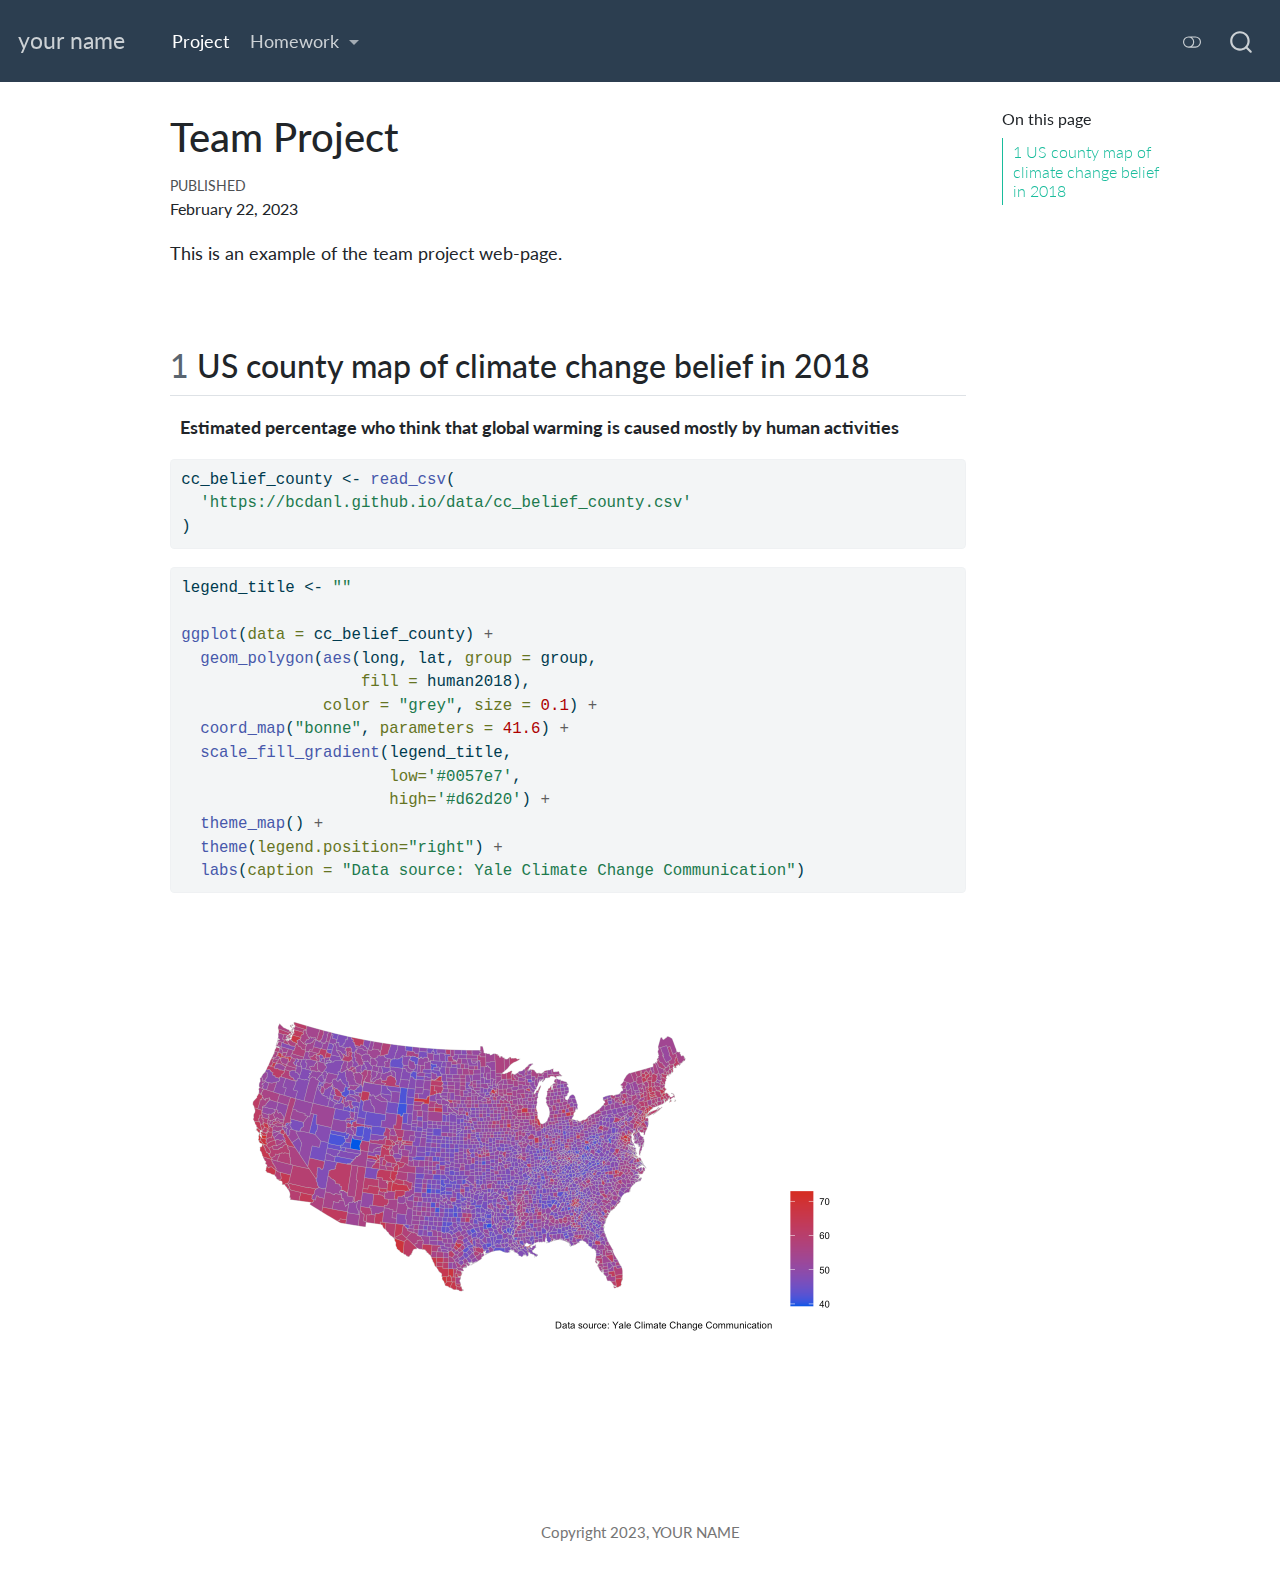
<file: docs/teamproj0.html>
<!DOCTYPE html>
<html xmlns="http://www.w3.org/1999/xhtml" lang="en" xml:lang="en"><head>

<meta charset="utf-8">
<meta name="generator" content="quarto-1.2.335">

<meta name="viewport" content="width=device-width, initial-scale=1.0, user-scalable=yes">

<meta name="dcterms.date" content="2023-02-22">

<title>your name - Team Project</title>
<style>
code{white-space: pre-wrap;}
span.smallcaps{font-variant: small-caps;}
div.columns{display: flex; gap: min(4vw, 1.5em);}
div.column{flex: auto; overflow-x: auto;}
div.hanging-indent{margin-left: 1.5em; text-indent: -1.5em;}
ul.task-list{list-style: none;}
ul.task-list li input[type="checkbox"] {
  width: 0.8em;
  margin: 0 0.8em 0.2em -1.6em;
  vertical-align: middle;
}
pre > code.sourceCode { white-space: pre; position: relative; }
pre > code.sourceCode > span { display: inline-block; line-height: 1.25; }
pre > code.sourceCode > span:empty { height: 1.2em; }
.sourceCode { overflow: visible; }
code.sourceCode > span { color: inherit; text-decoration: inherit; }
div.sourceCode { margin: 1em 0; }
pre.sourceCode { margin: 0; }
@media screen {
div.sourceCode { overflow: auto; }
}
@media print {
pre > code.sourceCode { white-space: pre-wrap; }
pre > code.sourceCode > span { text-indent: -5em; padding-left: 5em; }
}
pre.numberSource code
  { counter-reset: source-line 0; }
pre.numberSource code > span
  { position: relative; left: -4em; counter-increment: source-line; }
pre.numberSource code > span > a:first-child::before
  { content: counter(source-line);
    position: relative; left: -1em; text-align: right; vertical-align: baseline;
    border: none; display: inline-block;
    -webkit-touch-callout: none; -webkit-user-select: none;
    -khtml-user-select: none; -moz-user-select: none;
    -ms-user-select: none; user-select: none;
    padding: 0 4px; width: 4em;
    color: #aaaaaa;
  }
pre.numberSource { margin-left: 3em; border-left: 1px solid #aaaaaa;  padding-left: 4px; }
div.sourceCode
  {   }
@media screen {
pre > code.sourceCode > span > a:first-child::before { text-decoration: underline; }
}
code span.al { color: #ff0000; font-weight: bold; } /* Alert */
code span.an { color: #60a0b0; font-weight: bold; font-style: italic; } /* Annotation */
code span.at { color: #7d9029; } /* Attribute */
code span.bn { color: #40a070; } /* BaseN */
code span.bu { color: #008000; } /* BuiltIn */
code span.cf { color: #007020; font-weight: bold; } /* ControlFlow */
code span.ch { color: #4070a0; } /* Char */
code span.cn { color: #880000; } /* Constant */
code span.co { color: #60a0b0; font-style: italic; } /* Comment */
code span.cv { color: #60a0b0; font-weight: bold; font-style: italic; } /* CommentVar */
code span.do { color: #ba2121; font-style: italic; } /* Documentation */
code span.dt { color: #902000; } /* DataType */
code span.dv { color: #40a070; } /* DecVal */
code span.er { color: #ff0000; font-weight: bold; } /* Error */
code span.ex { } /* Extension */
code span.fl { color: #40a070; } /* Float */
code span.fu { color: #06287e; } /* Function */
code span.im { color: #008000; font-weight: bold; } /* Import */
code span.in { color: #60a0b0; font-weight: bold; font-style: italic; } /* Information */
code span.kw { color: #007020; font-weight: bold; } /* Keyword */
code span.op { color: #666666; } /* Operator */
code span.ot { color: #007020; } /* Other */
code span.pp { color: #bc7a00; } /* Preprocessor */
code span.sc { color: #4070a0; } /* SpecialChar */
code span.ss { color: #bb6688; } /* SpecialString */
code span.st { color: #4070a0; } /* String */
code span.va { color: #19177c; } /* Variable */
code span.vs { color: #4070a0; } /* VerbatimString */
code span.wa { color: #60a0b0; font-weight: bold; font-style: italic; } /* Warning */
</style>


<script src="site_libs/quarto-nav/quarto-nav.js"></script>
<script src="site_libs/clipboard/clipboard.min.js"></script>
<script src="site_libs/quarto-search/autocomplete.umd.js"></script>
<script src="site_libs/quarto-search/fuse.min.js"></script>
<script src="site_libs/quarto-search/quarto-search.js"></script>
<meta name="quarto:offset" content="./">
<script src="site_libs/quarto-html/quarto.js"></script>
<script src="site_libs/quarto-html/popper.min.js"></script>
<script src="site_libs/quarto-html/tippy.umd.min.js"></script>
<script src="site_libs/quarto-html/anchor.min.js"></script>
<link href="site_libs/quarto-html/tippy.css" rel="stylesheet">
<link href="site_libs/quarto-html/quarto-syntax-highlighting.css" rel="stylesheet" class="quarto-color-scheme" id="quarto-text-highlighting-styles">
<link href="site_libs/quarto-html/quarto-syntax-highlighting-dark.css" rel="prefetch" class="quarto-color-scheme quarto-color-alternate" id="quarto-text-highlighting-styles">
<script src="site_libs/bootstrap/bootstrap.min.js"></script>
<link href="site_libs/bootstrap/bootstrap-icons.css" rel="stylesheet">
<link href="site_libs/bootstrap/bootstrap.min.css" rel="stylesheet" class="quarto-color-scheme" id="quarto-bootstrap" data-mode="light">
<link href="site_libs/bootstrap/bootstrap-dark.min.css" rel="prefetch" class="quarto-color-scheme quarto-color-alternate" id="quarto-bootstrap" data-mode="dark">
<script id="quarto-search-options" type="application/json">{
  "location": "navbar",
  "copy-button": false,
  "collapse-after": 3,
  "panel-placement": "end",
  "type": "overlay",
  "limit": 20,
  "language": {
    "search-no-results-text": "No results",
    "search-matching-documents-text": "matching documents",
    "search-copy-link-title": "Copy link to search",
    "search-hide-matches-text": "Hide additional matches",
    "search-more-match-text": "more match in this document",
    "search-more-matches-text": "more matches in this document",
    "search-clear-button-title": "Clear",
    "search-detached-cancel-button-title": "Cancel",
    "search-submit-button-title": "Submit"
  }
}</script>


</head>

<body class="nav-fixed">

<div id="quarto-search-results"></div>
  <header id="quarto-header" class="headroom fixed-top">
    <nav class="navbar navbar-expand-lg navbar-dark ">
      <div class="navbar-container container-fluid">
      <div class="navbar-brand-container">
    <a class="navbar-brand" href="./index.html">
    <span class="navbar-title">your name</span>
    </a>
  </div>
          <button class="navbar-toggler" type="button" data-bs-toggle="collapse" data-bs-target="#navbarCollapse" aria-controls="navbarCollapse" aria-expanded="false" aria-label="Toggle navigation" onclick="if (window.quartoToggleHeadroom) { window.quartoToggleHeadroom(); }">
  <span class="navbar-toggler-icon"></span>
</button>
          <div class="collapse navbar-collapse" id="navbarCollapse">
            <ul class="navbar-nav navbar-nav-scroll me-auto">
  <li class="nav-item">
    <a class="nav-link active" href="./teamproj0.html" aria-current="page">
 <span class="menu-text">Project</span></a>
  </li>  
  <li class="nav-item dropdown ">
    <a class="nav-link dropdown-toggle" href="#" id="nav-menu-homework" role="button" data-bs-toggle="dropdown" aria-expanded="false">
 <span class="menu-text">Homework</span>
    </a>
    <ul class="dropdown-menu" aria-labelledby="nav-menu-homework">    
        <li>
    <a class="dropdown-item" href="./hw0.html">
 <span class="dropdown-text">hw0</span></a>
  </li>  
    </ul>
  </li>
</ul>
              <div class="quarto-toggle-container">
                  <a href="" class="quarto-color-scheme-toggle nav-link" onclick="window.quartoToggleColorScheme(); return false;" title="Toggle dark mode"><i class="bi"></i></a>
              </div>
              <div id="quarto-search" class="" title="Search"></div>
          </div> <!-- /navcollapse -->
      </div> <!-- /container-fluid -->
    </nav>
</header>
<!-- content -->
<div id="quarto-content" class="quarto-container page-columns page-rows-contents page-layout-article page-navbar">
<!-- sidebar -->
<!-- margin-sidebar -->
    <div id="quarto-margin-sidebar" class="sidebar margin-sidebar">
        <nav id="TOC" role="doc-toc" class="toc-active">
    <h2 id="toc-title">On this page</h2>
   
  <ul>
  <li><a href="#us-county-map-of-climate-change-belief-in-2018" id="toc-us-county-map-of-climate-change-belief-in-2018" class="nav-link active" data-scroll-target="#us-county-map-of-climate-change-belief-in-2018"><span class="toc-section-number">1</span>  US county map of climate change belief in 2018</a></li>
  </ul>
</nav>
    </div>
<!-- main -->
<main class="content" id="quarto-document-content">

<header id="title-block-header" class="quarto-title-block default">
<div class="quarto-title">
<h1 class="title">Team Project</h1>
</div>



<div class="quarto-title-meta">

    
    <div>
    <div class="quarto-title-meta-heading">Published</div>
    <div class="quarto-title-meta-contents">
      <p class="date">February 22, 2023</p>
    </div>
  </div>
  
    
  </div>
  

</header>

<p>This is an example of the team project web-page.</p>
<p><br></p>
<section id="us-county-map-of-climate-change-belief-in-2018" class="level2" data-number="1">
<h2 data-number="1" class="anchored" data-anchor-id="us-county-map-of-climate-change-belief-in-2018"><span class="header-section-number">1</span> US county map of climate change belief in 2018</h2>
<p>&nbsp; <strong>Estimated percentage who think that global warming is caused mostly by human activities</strong></p>
<div class="cell">
<div class="sourceCode cell-code" id="cb1"><pre class="sourceCode r code-with-copy"><code class="sourceCode r"><span id="cb1-1"><a href="#cb1-1" aria-hidden="true" tabindex="-1"></a>cc_belief_county <span class="ot">&lt;-</span> <span class="fu">read_csv</span>(</span>
<span id="cb1-2"><a href="#cb1-2" aria-hidden="true" tabindex="-1"></a>  <span class="st">'https://bcdanl.github.io/data/cc_belief_county.csv'</span></span>
<span id="cb1-3"><a href="#cb1-3" aria-hidden="true" tabindex="-1"></a>)</span></code><button title="Copy to Clipboard" class="code-copy-button"><i class="bi"></i></button></pre></div>
</div>
<div class="cell" data-fig.asp="0.75">
<div class="sourceCode cell-code" id="cb2"><pre class="sourceCode r code-with-copy"><code class="sourceCode r"><span id="cb2-1"><a href="#cb2-1" aria-hidden="true" tabindex="-1"></a>legend_title <span class="ot">&lt;-</span> <span class="st">""</span></span>
<span id="cb2-2"><a href="#cb2-2" aria-hidden="true" tabindex="-1"></a></span>
<span id="cb2-3"><a href="#cb2-3" aria-hidden="true" tabindex="-1"></a><span class="fu">ggplot</span>(<span class="at">data =</span> cc_belief_county) <span class="sc">+</span></span>
<span id="cb2-4"><a href="#cb2-4" aria-hidden="true" tabindex="-1"></a>  <span class="fu">geom_polygon</span>(<span class="fu">aes</span>(long, lat, <span class="at">group =</span> group, </span>
<span id="cb2-5"><a href="#cb2-5" aria-hidden="true" tabindex="-1"></a>                   <span class="at">fill =</span> human2018),</span>
<span id="cb2-6"><a href="#cb2-6" aria-hidden="true" tabindex="-1"></a>               <span class="at">color =</span> <span class="st">"grey"</span>, <span class="at">size =</span> <span class="fl">0.1</span>) <span class="sc">+</span></span>
<span id="cb2-7"><a href="#cb2-7" aria-hidden="true" tabindex="-1"></a>  <span class="fu">coord_map</span>(<span class="st">"bonne"</span>, <span class="at">parameters =</span> <span class="fl">41.6</span>) <span class="sc">+</span> </span>
<span id="cb2-8"><a href="#cb2-8" aria-hidden="true" tabindex="-1"></a>  <span class="fu">scale_fill_gradient</span>(legend_title, </span>
<span id="cb2-9"><a href="#cb2-9" aria-hidden="true" tabindex="-1"></a>                      <span class="at">low=</span><span class="st">'#0057e7'</span>, </span>
<span id="cb2-10"><a href="#cb2-10" aria-hidden="true" tabindex="-1"></a>                      <span class="at">high=</span><span class="st">'#d62d20'</span>) <span class="sc">+</span></span>
<span id="cb2-11"><a href="#cb2-11" aria-hidden="true" tabindex="-1"></a>  <span class="fu">theme_map</span>() <span class="sc">+</span> </span>
<span id="cb2-12"><a href="#cb2-12" aria-hidden="true" tabindex="-1"></a>  <span class="fu">theme</span>(<span class="at">legend.position=</span><span class="st">"right"</span>) <span class="sc">+</span></span>
<span id="cb2-13"><a href="#cb2-13" aria-hidden="true" tabindex="-1"></a>  <span class="fu">labs</span>(<span class="at">caption =</span> <span class="st">"Data source: Yale Climate Change Communication"</span>)</span></code><button title="Copy to Clipboard" class="code-copy-button"><i class="bi"></i></button></pre></div>
<div class="cell-output-display">
<p><img src="teamproj0_files/figure-html/unnamed-chunk-2-1.png" class="img-fluid" width="672"></p>
</div>
</div>


</section>

</main> <!-- /main -->
<script type="text/javascript" src="links.js"></script>
<script id="quarto-html-after-body" type="application/javascript">
window.document.addEventListener("DOMContentLoaded", function (event) {
  const toggleBodyColorMode = (bsSheetEl) => {
    const mode = bsSheetEl.getAttribute("data-mode");
    const bodyEl = window.document.querySelector("body");
    if (mode === "dark") {
      bodyEl.classList.add("quarto-dark");
      bodyEl.classList.remove("quarto-light");
    } else {
      bodyEl.classList.add("quarto-light");
      bodyEl.classList.remove("quarto-dark");
    }
  }
  const toggleBodyColorPrimary = () => {
    const bsSheetEl = window.document.querySelector("link#quarto-bootstrap");
    if (bsSheetEl) {
      toggleBodyColorMode(bsSheetEl);
    }
  }
  toggleBodyColorPrimary();  
  const disableStylesheet = (stylesheets) => {
    for (let i=0; i < stylesheets.length; i++) {
      const stylesheet = stylesheets[i];
      stylesheet.rel = 'prefetch';
    }
  }
  const enableStylesheet = (stylesheets) => {
    for (let i=0; i < stylesheets.length; i++) {
      const stylesheet = stylesheets[i];
      stylesheet.rel = 'stylesheet';
    }
  }
  const manageTransitions = (selector, allowTransitions) => {
    const els = window.document.querySelectorAll(selector);
    for (let i=0; i < els.length; i++) {
      const el = els[i];
      if (allowTransitions) {
        el.classList.remove('notransition');
      } else {
        el.classList.add('notransition');
      }
    }
  }
  const toggleColorMode = (alternate) => {
    // Switch the stylesheets
    const alternateStylesheets = window.document.querySelectorAll('link.quarto-color-scheme.quarto-color-alternate');
    manageTransitions('#quarto-margin-sidebar .nav-link', false);
    if (alternate) {
      enableStylesheet(alternateStylesheets);
      for (const sheetNode of alternateStylesheets) {
        if (sheetNode.id === "quarto-bootstrap") {
          toggleBodyColorMode(sheetNode);
        }
      }
    } else {
      disableStylesheet(alternateStylesheets);
      toggleBodyColorPrimary();
    }
    manageTransitions('#quarto-margin-sidebar .nav-link', true);
    // Switch the toggles
    const toggles = window.document.querySelectorAll('.quarto-color-scheme-toggle');
    for (let i=0; i < toggles.length; i++) {
      const toggle = toggles[i];
      if (toggle) {
        if (alternate) {
          toggle.classList.add("alternate");     
        } else {
          toggle.classList.remove("alternate");
        }
      }
    }
    // Hack to workaround the fact that safari doesn't
    // properly recolor the scrollbar when toggling (#1455)
    if (navigator.userAgent.indexOf('Safari') > 0 && navigator.userAgent.indexOf('Chrome') == -1) {
      manageTransitions("body", false);
      window.scrollTo(0, 1);
      setTimeout(() => {
        window.scrollTo(0, 0);
        manageTransitions("body", true);
      }, 40);  
    }
  }
  const isFileUrl = () => { 
    return window.location.protocol === 'file:';
  }
  const hasAlternateSentinel = () => {  
    let styleSentinel = getColorSchemeSentinel();
    if (styleSentinel !== null) {
      return styleSentinel === "alternate";
    } else {
      return false;
    }
  }
  const setStyleSentinel = (alternate) => {
    const value = alternate ? "alternate" : "default";
    if (!isFileUrl()) {
      window.localStorage.setItem("quarto-color-scheme", value);
    } else {
      localAlternateSentinel = value;
    }
  }
  const getColorSchemeSentinel = () => {
    if (!isFileUrl()) {
      const storageValue = window.localStorage.getItem("quarto-color-scheme");
      return storageValue != null ? storageValue : localAlternateSentinel;
    } else {
      return localAlternateSentinel;
    }
  }
  let localAlternateSentinel = 'default';
  // Dark / light mode switch
  window.quartoToggleColorScheme = () => {
    // Read the current dark / light value 
    let toAlternate = !hasAlternateSentinel();
    toggleColorMode(toAlternate);
    setStyleSentinel(toAlternate);
  };
  // Ensure there is a toggle, if there isn't float one in the top right
  if (window.document.querySelector('.quarto-color-scheme-toggle') === null) {
    const a = window.document.createElement('a');
    a.classList.add('top-right');
    a.classList.add('quarto-color-scheme-toggle');
    a.href = "";
    a.onclick = function() { try { window.quartoToggleColorScheme(); } catch {} return false; };
    const i = window.document.createElement("i");
    i.classList.add('bi');
    a.appendChild(i);
    window.document.body.appendChild(a);
  }
  // Switch to dark mode if need be
  if (hasAlternateSentinel()) {
    toggleColorMode(true);
  } else {
    toggleColorMode(false);
  }
  const icon = "";
  const anchorJS = new window.AnchorJS();
  anchorJS.options = {
    placement: 'right',
    icon: icon
  };
  anchorJS.add('.anchored');
  const clipboard = new window.ClipboardJS('.code-copy-button', {
    target: function(trigger) {
      return trigger.previousElementSibling;
    }
  });
  clipboard.on('success', function(e) {
    // button target
    const button = e.trigger;
    // don't keep focus
    button.blur();
    // flash "checked"
    button.classList.add('code-copy-button-checked');
    var currentTitle = button.getAttribute("title");
    button.setAttribute("title", "Copied!");
    let tooltip;
    if (window.bootstrap) {
      button.setAttribute("data-bs-toggle", "tooltip");
      button.setAttribute("data-bs-placement", "left");
      button.setAttribute("data-bs-title", "Copied!");
      tooltip = new bootstrap.Tooltip(button, 
        { trigger: "manual", 
          customClass: "code-copy-button-tooltip",
          offset: [0, -8]});
      tooltip.show();    
    }
    setTimeout(function() {
      if (tooltip) {
        tooltip.hide();
        button.removeAttribute("data-bs-title");
        button.removeAttribute("data-bs-toggle");
        button.removeAttribute("data-bs-placement");
      }
      button.setAttribute("title", currentTitle);
      button.classList.remove('code-copy-button-checked');
    }, 1000);
    // clear code selection
    e.clearSelection();
  });
  function tippyHover(el, contentFn) {
    const config = {
      allowHTML: true,
      content: contentFn,
      maxWidth: 500,
      delay: 100,
      arrow: false,
      appendTo: function(el) {
          return el.parentElement;
      },
      interactive: true,
      interactiveBorder: 10,
      theme: 'quarto',
      placement: 'bottom-start'
    };
    window.tippy(el, config); 
  }
  const noterefs = window.document.querySelectorAll('a[role="doc-noteref"]');
  for (var i=0; i<noterefs.length; i++) {
    const ref = noterefs[i];
    tippyHover(ref, function() {
      // use id or data attribute instead here
      let href = ref.getAttribute('data-footnote-href') || ref.getAttribute('href');
      try { href = new URL(href).hash; } catch {}
      const id = href.replace(/^#\/?/, "");
      const note = window.document.getElementById(id);
      return note.innerHTML;
    });
  }
  const findCites = (el) => {
    const parentEl = el.parentElement;
    if (parentEl) {
      const cites = parentEl.dataset.cites;
      if (cites) {
        return {
          el,
          cites: cites.split(' ')
        };
      } else {
        return findCites(el.parentElement)
      }
    } else {
      return undefined;
    }
  };
  var bibliorefs = window.document.querySelectorAll('a[role="doc-biblioref"]');
  for (var i=0; i<bibliorefs.length; i++) {
    const ref = bibliorefs[i];
    const citeInfo = findCites(ref);
    if (citeInfo) {
      tippyHover(citeInfo.el, function() {
        var popup = window.document.createElement('div');
        citeInfo.cites.forEach(function(cite) {
          var citeDiv = window.document.createElement('div');
          citeDiv.classList.add('hanging-indent');
          citeDiv.classList.add('csl-entry');
          var biblioDiv = window.document.getElementById('ref-' + cite);
          if (biblioDiv) {
            citeDiv.innerHTML = biblioDiv.innerHTML;
          }
          popup.appendChild(citeDiv);
        });
        return popup.innerHTML;
      });
    }
  }
});
</script>
</div> <!-- /content -->
<footer class="footer">
  <div class="nav-footer">
      <div class="nav-footer-center">Copyright 2023, YOUR NAME</div>
  </div>
</footer>



</body></html>
</file>
<file: site_libs/highlightjs-9.12.0/default.css>
.hljs-literal {
  color: #990073;
}

.hljs-number {
  color: #099;
}

.hljs-comment {
  color: #998;
  font-style: italic;
}

.hljs-keyword {
  color: #900;
  font-weight: bold;
}

.hljs-string {
  color: #d14;
}
</file>
<file: style.css>
img {
  width: 85%;
  display: block;
  margin: 0 auto;
}


/* to fix the width of body and navbar with invisible scrollbar */
::-webkit-scrollbar {
    width: 0px;
}
</file>
<file: docs/site_libs/quarto-html/tippy.css>
.tippy-box[data-animation=fade][data-state=hidden]{opacity:0}[data-tippy-root]{max-width:calc(100vw - 10px)}.tippy-box{position:relative;background-color:#333;color:#fff;border-radius:4px;font-size:14px;line-height:1.4;white-space:normal;outline:0;transition-property:transform,visibility,opacity}.tippy-box[data-placement^=top]>.tippy-arrow{bottom:0}.tippy-box[data-placement^=top]>.tippy-arrow:before{bottom:-7px;left:0;border-width:8px 8px 0;border-top-color:initial;transform-origin:center top}.tippy-box[data-placement^=bottom]>.tippy-arrow{top:0}.tippy-box[data-placement^=bottom]>.tippy-arrow:before{top:-7px;left:0;border-width:0 8px 8px;border-bottom-color:initial;transform-origin:center bottom}.tippy-box[data-placement^=left]>.tippy-arrow{right:0}.tippy-box[data-placement^=left]>.tippy-arrow:before{border-width:8px 0 8px 8px;border-left-color:initial;right:-7px;transform-origin:center left}.tippy-box[data-placement^=right]>.tippy-arrow{left:0}.tippy-box[data-placement^=right]>.tippy-arrow:before{left:-7px;border-width:8px 8px 8px 0;border-right-color:initial;transform-origin:center right}.tippy-box[data-inertia][data-state=visible]{transition-timing-function:cubic-bezier(.54,1.5,.38,1.11)}.tippy-arrow{width:16px;height:16px;color:#333}.tippy-arrow:before{content:"";position:absolute;border-color:transparent;border-style:solid}.tippy-content{position:relative;padding:5px 9px;z-index:1}
</file>
<file: docs/site_libs/quarto-html/quarto-syntax-highlighting.css>
/* quarto syntax highlight colors */
:root {
  --quarto-hl-ot-color: #003B4F;
  --quarto-hl-at-color: #657422;
  --quarto-hl-ss-color: #20794D;
  --quarto-hl-an-color: #5E5E5E;
  --quarto-hl-fu-color: #4758AB;
  --quarto-hl-st-color: #20794D;
  --quarto-hl-cf-color: #003B4F;
  --quarto-hl-op-color: #5E5E5E;
  --quarto-hl-er-color: #AD0000;
  --quarto-hl-bn-color: #AD0000;
  --quarto-hl-al-color: #AD0000;
  --quarto-hl-va-color: #111111;
  --quarto-hl-bu-color: inherit;
  --quarto-hl-ex-color: inherit;
  --quarto-hl-pp-color: #AD0000;
  --quarto-hl-in-color: #5E5E5E;
  --quarto-hl-vs-color: #20794D;
  --quarto-hl-wa-color: #5E5E5E;
  --quarto-hl-do-color: #5E5E5E;
  --quarto-hl-im-color: #00769E;
  --quarto-hl-ch-color: #20794D;
  --quarto-hl-dt-color: #AD0000;
  --quarto-hl-fl-color: #AD0000;
  --quarto-hl-co-color: #5E5E5E;
  --quarto-hl-cv-color: #5E5E5E;
  --quarto-hl-cn-color: #8f5902;
  --quarto-hl-sc-color: #5E5E5E;
  --quarto-hl-dv-color: #AD0000;
  --quarto-hl-kw-color: #003B4F;
}

/* other quarto variables */
:root {
  --quarto-font-monospace: SFMono-Regular, Menlo, Monaco, Consolas, "Liberation Mono", "Courier New", monospace;
}

pre > code.sourceCode > span {
  color: #003B4F;
}

code span {
  color: #003B4F;
}

code.sourceCode > span {
  color: #003B4F;
}

div.sourceCode,
div.sourceCode pre.sourceCode {
  color: #003B4F;
}

code span.ot {
  color: #003B4F;
}

code span.at {
  color: #657422;
}

code span.ss {
  color: #20794D;
}

code span.an {
  color: #5E5E5E;
}

code span.fu {
  color: #4758AB;
}

code span.st {
  color: #20794D;
}

code span.cf {
  color: #003B4F;
}

code span.op {
  color: #5E5E5E;
}

code span.er {
  color: #AD0000;
}

code span.bn {
  color: #AD0000;
}

code span.al {
  color: #AD0000;
}

code span.va {
  color: #111111;
}

code span.pp {
  color: #AD0000;
}

code span.in {
  color: #5E5E5E;
}

code span.vs {
  color: #20794D;
}

code span.wa {
  color: #5E5E5E;
  font-style: italic;
}

code span.do {
  color: #5E5E5E;
  font-style: italic;
}

code span.im {
  color: #00769E;
}

code span.ch {
  color: #20794D;
}

code span.dt {
  color: #AD0000;
}

code span.fl {
  color: #AD0000;
}

code span.co {
  color: #5E5E5E;
}

code span.cv {
  color: #5E5E5E;
  font-style: italic;
}

code span.cn {
  color: #8f5902;
}

code span.sc {
  color: #5E5E5E;
}

code span.dv {
  color: #AD0000;
}

code span.kw {
  color: #003B4F;
}

.prevent-inlining {
  content: "</";
}

/*# sourceMappingURL=debc5d5d77c3f9108843748ff7464032.css.map */
</file>
<file: docs/site_libs/quarto-html/quarto-syntax-highlighting-dark.css>
/* quarto syntax highlight colors */
:root {
  --quarto-hl-al-color: #f07178;
  --quarto-hl-an-color: #d4d0ab;
  --quarto-hl-at-color: #00e0e0;
  --quarto-hl-bn-color: #d4d0ab;
  --quarto-hl-bu-color: #abe338;
  --quarto-hl-ch-color: #abe338;
  --quarto-hl-co-color: #f8f8f2;
  --quarto-hl-cv-color: #ffd700;
  --quarto-hl-cn-color: #ffd700;
  --quarto-hl-cf-color: #ffa07a;
  --quarto-hl-dt-color: #ffa07a;
  --quarto-hl-dv-color: #d4d0ab;
  --quarto-hl-do-color: #f8f8f2;
  --quarto-hl-er-color: #f07178;
  --quarto-hl-ex-color: #00e0e0;
  --quarto-hl-fl-color: #d4d0ab;
  --quarto-hl-fu-color: #ffa07a;
  --quarto-hl-im-color: #abe338;
  --quarto-hl-in-color: #d4d0ab;
  --quarto-hl-kw-color: #ffa07a;
  --quarto-hl-op-color: #ffa07a;
  --quarto-hl-ot-color: #00e0e0;
  --quarto-hl-pp-color: #dcc6e0;
  --quarto-hl-re-color: #00e0e0;
  --quarto-hl-sc-color: #abe338;
  --quarto-hl-ss-color: #abe338;
  --quarto-hl-st-color: #abe338;
  --quarto-hl-va-color: #00e0e0;
  --quarto-hl-vs-color: #abe338;
  --quarto-hl-wa-color: #dcc6e0;
}

/* other quarto variables */
:root {
  --quarto-font-monospace: SFMono-Regular, Menlo, Monaco, Consolas, "Liberation Mono", "Courier New", monospace;
}

code span.al {
  font-weight: bold;
  color: #f07178;
}

code span.an {
  color: #d4d0ab;
}

code span.at {
  color: #00e0e0;
}

code span.bn {
  color: #d4d0ab;
}

code span.bu {
  color: #abe338;
}

code span.ch {
  color: #abe338;
}

code span.co {
  font-style: italic;
  color: #f8f8f2;
}

code span.cv {
  color: #ffd700;
}

code span.cn {
  color: #ffd700;
}

code span.cf {
  font-weight: bold;
  color: #ffa07a;
}

code span.dt {
  color: #ffa07a;
}

code span.dv {
  color: #d4d0ab;
}

code span.do {
  color: #f8f8f2;
}

code span.er {
  color: #f07178;
  text-decoration: underline;
}

code span.ex {
  font-weight: bold;
  color: #00e0e0;
}

code span.fl {
  color: #d4d0ab;
}

code span.fu {
  color: #ffa07a;
}

code span.im {
  color: #abe338;
}

code span.in {
  color: #d4d0ab;
}

code span.kw {
  font-weight: bold;
  color: #ffa07a;
}

pre > code.sourceCode > span {
  color: #f8f8f2;
}

code span {
  color: #f8f8f2;
}

code.sourceCode > span {
  color: #f8f8f2;
}

div.sourceCode,
div.sourceCode pre.sourceCode {
  color: #f8f8f2;
}

code span.op {
  color: #ffa07a;
}

code span.ot {
  color: #00e0e0;
}

code span.pp {
  color: #dcc6e0;
}

code span.re {
  color: #00e0e0;
}

code span.sc {
  color: #abe338;
}

code span.ss {
  color: #abe338;
}

code span.st {
  color: #abe338;
}

code span.va {
  color: #00e0e0;
}

code span.vs {
  color: #abe338;
}

code span.wa {
  color: #dcc6e0;
}

.prevent-inlining {
  content: "</";
}

/*# sourceMappingURL=935a306eefa94366c21e1a970dddb765.css.map */
</file>
<file: site_libs/xaringanExtra-clipboard-0.2.6/xaringanExtra-clipboard.css>
.xaringanextra-clipboard-button {
	position: absolute;
	top: 0;
	right: 0;
	font-size: 0.8em;
	padding: 0.5em;
	display: none;
	background-color: transparent;
	border: none;
	opacity: 0.5;
	border-radius: 0;
}

.xaringanextra-clipboard-button:hover {
	background-color: rgba(0, 0, 0, 0.1);
	border: none;
	opacity: 1;
}

:hover > .xaringanextra-clipboard-button {
	display: block;
	transform: translateY(0);
}
</file>
<file: site_libs/font-awesome-5.1.0/css/all.css>
/*!
 * Font Awesome Free 5.1.0 by @fontawesome - https://fontawesome.com
 * License - https://fontawesome.com/license (Icons: CC BY 4.0, Fonts: SIL OFL 1.1, Code: MIT License)
 */
.fa,.fab,.fal,.far,.fas{-moz-osx-font-smoothing:grayscale;-webkit-font-smoothing:antialiased;display:inline-block;font-style:normal;font-variant:normal;text-rendering:auto;line-height:1}.fa-lg{font-size:1.33333em;line-height:.75em;vertical-align:-.0667em}.fa-xs{font-size:.75em}.fa-sm{font-size:.875em}.fa-1x{font-size:1em}.fa-2x{font-size:2em}.fa-3x{font-size:3em}.fa-4x{font-size:4em}.fa-5x{font-size:5em}.fa-6x{font-size:6em}.fa-7x{font-size:7em}.fa-8x{font-size:8em}.fa-9x{font-size:9em}.fa-10x{font-size:10em}.fa-fw{text-align:center;width:1.25em}.fa-ul{list-style-type:none;margin-left:2.5em;padding-left:0}.fa-ul>li{position:relative}.fa-li{left:-2em;position:absolute;text-align:center;width:2em;line-height:inherit}.fa-border{border:.08em solid #eee;border-radius:.1em;padding:.2em .25em .15em}.fa-pull-left{float:left}.fa-pull-right{float:right}.fa.fa-pull-left,.fab.fa-pull-left,.fal.fa-pull-left,.far.fa-pull-left,.fas.fa-pull-left{margin-right:.3em}.fa.fa-pull-right,.fab.fa-pull-right,.fal.fa-pull-right,.far.fa-pull-right,.fas.fa-pull-right{margin-left:.3em}.fa-spin{animation:a 2s infinite linear}.fa-pulse{animation:a 1s infinite steps(8)}@keyframes a{0%{transform:rotate(0deg)}to{transform:rotate(1turn)}}.fa-rotate-90{-ms-filter:"progid:DXImageTransform.Microsoft.BasicImage(rotation=1)";transform:rotate(90deg)}.fa-rotate-180{-ms-filter:"progid:DXImageTransform.Microsoft.BasicImage(rotation=2)";transform:rotate(180deg)}.fa-rotate-270{-ms-filter:"progid:DXImageTransform.Microsoft.BasicImage(rotation=3)";transform:rotate(270deg)}.fa-flip-horizontal{-ms-filter:"progid:DXImageTransform.Microsoft.BasicImage(rotation=0, mirror=1)";transform:scaleX(-1)}.fa-flip-vertical{transform:scaleY(-1)}.fa-flip-horizontal.fa-flip-vertical,.fa-flip-vertical{-ms-filter:"progid:DXImageTransform.Microsoft.BasicImage(rotation=2, mirror=1)"}.fa-flip-horizontal.fa-flip-vertical{transform:scale(-1)}:root .fa-flip-horizontal,:root .fa-flip-vertical,:root .fa-rotate-90,:root .fa-rotate-180,:root .fa-rotate-270{-webkit-filter:none;filter:none}.fa-stack{display:inline-block;height:2em;line-height:2em;position:relative;vertical-align:middle;width:2em}.fa-stack-1x,.fa-stack-2x{left:0;position:absolute;text-align:center;width:100%}.fa-stack-1x{line-height:inherit}.fa-stack-2x{font-size:2em}.fa-inverse{color:#fff}.fa-500px:before{content:"\f26e"}.fa-accessible-icon:before{content:"\f368"}.fa-accusoft:before{content:"\f369"}.fa-address-book:before{content:"\f2b9"}.fa-address-card:before{content:"\f2bb"}.fa-adjust:before{content:"\f042"}.fa-adn:before{content:"\f170"}.fa-adversal:before{content:"\f36a"}.fa-affiliatetheme:before{content:"\f36b"}.fa-algolia:before{content:"\f36c"}.fa-align-center:before{content:"\f037"}.fa-align-justify:before{content:"\f039"}.fa-align-left:before{content:"\f036"}.fa-align-right:before{content:"\f038"}.fa-allergies:before{content:"\f461"}.fa-amazon:before{content:"\f270"}.fa-amazon-pay:before{content:"\f42c"}.fa-ambulance:before{content:"\f0f9"}.fa-american-sign-language-interpreting:before{content:"\f2a3"}.fa-amilia:before{content:"\f36d"}.fa-anchor:before{content:"\f13d"}.fa-android:before{content:"\f17b"}.fa-angellist:before{content:"\f209"}.fa-angle-double-down:before{content:"\f103"}.fa-angle-double-left:before{content:"\f100"}.fa-angle-double-right:before{content:"\f101"}.fa-angle-double-up:before{content:"\f102"}.fa-angle-down:before{content:"\f107"}.fa-angle-left:before{content:"\f104"}.fa-angle-right:before{content:"\f105"}.fa-angle-up:before{content:"\f106"}.fa-angry:before{content:"\f556"}.fa-angrycreative:before{content:"\f36e"}.fa-angular:before{content:"\f420"}.fa-app-store:before{content:"\f36f"}.fa-app-store-ios:before{content:"\f370"}.fa-apper:before{content:"\f371"}.fa-apple:before{content:"\f179"}.fa-apple-pay:before{content:"\f415"}.fa-archive:before{content:"\f187"}.fa-archway:before{content:"\f557"}.fa-arrow-alt-circle-down:before{content:"\f358"}.fa-arrow-alt-circle-left:before{content:"\f359"}.fa-arrow-alt-circle-right:before{content:"\f35a"}.fa-arrow-alt-circle-up:before{content:"\f35b"}.fa-arrow-circle-down:before{content:"\f0ab"}.fa-arrow-circle-left:before{content:"\f0a8"}.fa-arrow-circle-right:before{content:"\f0a9"}.fa-arrow-circle-up:before{content:"\f0aa"}.fa-arrow-down:before{content:"\f063"}.fa-arrow-left:before{content:"\f060"}.fa-arrow-right:before{content:"\f061"}.fa-arrow-up:before{content:"\f062"}.fa-arrows-alt:before{content:"\f0b2"}.fa-arrows-alt-h:before{content:"\f337"}.fa-arrows-alt-v:before{content:"\f338"}.fa-assistive-listening-systems:before{content:"\f2a2"}.fa-asterisk:before{content:"\f069"}.fa-asymmetrik:before{content:"\f372"}.fa-at:before{content:"\f1fa"}.fa-atlas:before{content:"\f558"}.fa-audible:before{content:"\f373"}.fa-audio-description:before{content:"\f29e"}.fa-autoprefixer:before{content:"\f41c"}.fa-avianex:before{content:"\f374"}.fa-aviato:before{content:"\f421"}.fa-award:before{content:"\f559"}.fa-aws:before{content:"\f375"}.fa-backspace:before{content:"\f55a"}.fa-backward:before{content:"\f04a"}.fa-balance-scale:before{content:"\f24e"}.fa-ban:before{content:"\f05e"}.fa-band-aid:before{content:"\f462"}.fa-bandcamp:before{content:"\f2d5"}.fa-barcode:before{content:"\f02a"}.fa-bars:before{content:"\f0c9"}.fa-baseball-ball:before{content:"\f433"}.fa-basketball-ball:before{content:"\f434"}.fa-bath:before{content:"\f2cd"}.fa-battery-empty:before{content:"\f244"}.fa-battery-full:before{content:"\f240"}.fa-battery-half:before{content:"\f242"}.fa-battery-quarter:before{content:"\f243"}.fa-battery-three-quarters:before{content:"\f241"}.fa-bed:before{content:"\f236"}.fa-beer:before{content:"\f0fc"}.fa-behance:before{content:"\f1b4"}.fa-behance-square:before{content:"\f1b5"}.fa-bell:before{content:"\f0f3"}.fa-bell-slash:before{content:"\f1f6"}.fa-bezier-curve:before{content:"\f55b"}.fa-bicycle:before{content:"\f206"}.fa-bimobject:before{content:"\f378"}.fa-binoculars:before{content:"\f1e5"}.fa-birthday-cake:before{content:"\f1fd"}.fa-bitbucket:before{content:"\f171"}.fa-bitcoin:before{content:"\f379"}.fa-bity:before{content:"\f37a"}.fa-black-tie:before{content:"\f27e"}.fa-blackberry:before{content:"\f37b"}.fa-blender:before{content:"\f517"}.fa-blind:before{content:"\f29d"}.fa-blogger:before{content:"\f37c"}.fa-blogger-b:before{content:"\f37d"}.fa-bluetooth:before{content:"\f293"}.fa-bluetooth-b:before{content:"\f294"}.fa-bold:before{content:"\f032"}.fa-bolt:before{content:"\f0e7"}.fa-bomb:before{content:"\f1e2"}.fa-bong:before{content:"\f55c"}.fa-book:before{content:"\f02d"}.fa-book-open:before{content:"\f518"}.fa-bookmark:before{content:"\f02e"}.fa-bowling-ball:before{content:"\f436"}.fa-box:before{content:"\f466"}.fa-box-open:before{content:"\f49e"}.fa-boxes:before{content:"\f468"}.fa-braille:before{content:"\f2a1"}.fa-briefcase:before{content:"\f0b1"}.fa-briefcase-medical:before{content:"\f469"}.fa-broadcast-tower:before{content:"\f519"}.fa-broom:before{content:"\f51a"}.fa-brush:before{content:"\f55d"}.fa-btc:before{content:"\f15a"}.fa-bug:before{content:"\f188"}.fa-building:before{content:"\f1ad"}.fa-bullhorn:before{content:"\f0a1"}.fa-bullseye:before{content:"\f140"}.fa-burn:before{content:"\f46a"}.fa-buromobelexperte:before{content:"\f37f"}.fa-bus:before{content:"\f207"}.fa-bus-alt:before{content:"\f55e"}.fa-buysellads:before{content:"\f20d"}.fa-calculator:before{content:"\f1ec"}.fa-calendar:before{content:"\f133"}.fa-calendar-alt:before{content:"\f073"}.fa-calendar-check:before{content:"\f274"}.fa-calendar-minus:before{content:"\f272"}.fa-calendar-plus:before{content:"\f271"}.fa-calendar-times:before{content:"\f273"}.fa-camera:before{content:"\f030"}.fa-camera-retro:before{content:"\f083"}.fa-cannabis:before{content:"\f55f"}.fa-capsules:before{content:"\f46b"}.fa-car:before{content:"\f1b9"}.fa-caret-down:before{content:"\f0d7"}.fa-caret-left:before{content:"\f0d9"}.fa-caret-right:before{content:"\f0da"}.fa-caret-square-down:before{content:"\f150"}.fa-caret-square-left:before{content:"\f191"}.fa-caret-square-right:before{content:"\f152"}.fa-caret-square-up:before{content:"\f151"}.fa-caret-up:before{content:"\f0d8"}.fa-cart-arrow-down:before{content:"\f218"}.fa-cart-plus:before{content:"\f217"}.fa-cc-amazon-pay:before{content:"\f42d"}.fa-cc-amex:before{content:"\f1f3"}.fa-cc-apple-pay:before{content:"\f416"}.fa-cc-diners-club:before{content:"\f24c"}.fa-cc-discover:before{content:"\f1f2"}.fa-cc-jcb:before{content:"\f24b"}.fa-cc-mastercard:before{content:"\f1f1"}.fa-cc-paypal:before{content:"\f1f4"}.fa-cc-stripe:before{content:"\f1f5"}.fa-cc-visa:before{content:"\f1f0"}.fa-centercode:before{content:"\f380"}.fa-certificate:before{content:"\f0a3"}.fa-chalkboard:before{content:"\f51b"}.fa-chalkboard-teacher:before{content:"\f51c"}.fa-chart-area:before{content:"\f1fe"}.fa-chart-bar:before{content:"\f080"}.fa-chart-line:before{content:"\f201"}.fa-chart-pie:before{content:"\f200"}.fa-check:before{content:"\f00c"}.fa-check-circle:before{content:"\f058"}.fa-check-double:before{content:"\f560"}.fa-check-square:before{content:"\f14a"}.fa-chess:before{content:"\f439"}.fa-chess-bishop:before{content:"\f43a"}.fa-chess-board:before{content:"\f43c"}.fa-chess-king:before{content:"\f43f"}.fa-chess-knight:before{content:"\f441"}.fa-chess-pawn:before{content:"\f443"}.fa-chess-queen:before{content:"\f445"}.fa-chess-rook:before{content:"\f447"}.fa-chevron-circle-down:before{content:"\f13a"}.fa-chevron-circle-left:before{content:"\f137"}.fa-chevron-circle-right:before{content:"\f138"}.fa-chevron-circle-up:before{content:"\f139"}.fa-chevron-down:before{content:"\f078"}.fa-chevron-left:before{content:"\f053"}.fa-chevron-right:before{content:"\f054"}.fa-chevron-up:before{content:"\f077"}.fa-child:before{content:"\f1ae"}.fa-chrome:before{content:"\f268"}.fa-church:before{content:"\f51d"}.fa-circle:before{content:"\f111"}.fa-circle-notch:before{content:"\f1ce"}.fa-clipboard:before{content:"\f328"}.fa-clipboard-check:before{content:"\f46c"}.fa-clipboard-list:before{content:"\f46d"}.fa-clock:before{content:"\f017"}.fa-clone:before{content:"\f24d"}.fa-closed-captioning:before{content:"\f20a"}.fa-cloud:before{content:"\f0c2"}.fa-cloud-download-alt:before{content:"\f381"}.fa-cloud-upload-alt:before{content:"\f382"}.fa-cloudscale:before{content:"\f383"}.fa-cloudsmith:before{content:"\f384"}.fa-cloudversify:before{content:"\f385"}.fa-cocktail:before{content:"\f561"}.fa-code:before{content:"\f121"}.fa-code-branch:before{content:"\f126"}.fa-codepen:before{content:"\f1cb"}.fa-codiepie:before{content:"\f284"}.fa-coffee:before{content:"\f0f4"}.fa-cog:before{content:"\f013"}.fa-cogs:before{content:"\f085"}.fa-coins:before{content:"\f51e"}.fa-columns:before{content:"\f0db"}.fa-comment:before{content:"\f075"}.fa-comment-alt:before{content:"\f27a"}.fa-comment-dots:before{content:"\f4ad"}.fa-comment-slash:before{content:"\f4b3"}.fa-comments:before{content:"\f086"}.fa-compact-disc:before{content:"\f51f"}.fa-compass:before{content:"\f14e"}.fa-compress:before{content:"\f066"}.fa-concierge-bell:before{content:"\f562"}.fa-connectdevelop:before{content:"\f20e"}.fa-contao:before{content:"\f26d"}.fa-cookie:before{content:"\f563"}.fa-cookie-bite:before{content:"\f564"}.fa-copy:before{content:"\f0c5"}.fa-copyright:before{content:"\f1f9"}.fa-couch:before{content:"\f4b8"}.fa-cpanel:before{content:"\f388"}.fa-creative-commons:before{content:"\f25e"}.fa-creative-commons-by:before{content:"\f4e7"}.fa-creative-commons-nc:before{content:"\f4e8"}.fa-creative-commons-nc-eu:before{content:"\f4e9"}.fa-creative-commons-nc-jp:before{content:"\f4ea"}.fa-creative-commons-nd:before{content:"\f4eb"}.fa-creative-commons-pd:before{content:"\f4ec"}.fa-creative-commons-pd-alt:before{content:"\f4ed"}.fa-creative-commons-remix:before{content:"\f4ee"}.fa-creative-commons-sa:before{content:"\f4ef"}.fa-creative-commons-sampling:before{content:"\f4f0"}.fa-creative-commons-sampling-plus:before{content:"\f4f1"}.fa-creative-commons-share:before{content:"\f4f2"}.fa-credit-card:before{content:"\f09d"}.fa-crop:before{content:"\f125"}.fa-crop-alt:before{content:"\f565"}.fa-crosshairs:before{content:"\f05b"}.fa-crow:before{content:"\f520"}.fa-crown:before{content:"\f521"}.fa-css3:before{content:"\f13c"}.fa-css3-alt:before{content:"\f38b"}.fa-cube:before{content:"\f1b2"}.fa-cubes:before{content:"\f1b3"}.fa-cut:before{content:"\f0c4"}.fa-cuttlefish:before{content:"\f38c"}.fa-d-and-d:before{content:"\f38d"}.fa-dashcube:before{content:"\f210"}.fa-database:before{content:"\f1c0"}.fa-deaf:before{content:"\f2a4"}.fa-delicious:before{content:"\f1a5"}.fa-deploydog:before{content:"\f38e"}.fa-deskpro:before{content:"\f38f"}.fa-desktop:before{content:"\f108"}.fa-deviantart:before{content:"\f1bd"}.fa-diagnoses:before{content:"\f470"}.fa-dice:before{content:"\f522"}.fa-dice-five:before{content:"\f523"}.fa-dice-four:before{content:"\f524"}.fa-dice-one:before{content:"\f525"}.fa-dice-six:before{content:"\f526"}.fa-dice-three:before{content:"\f527"}.fa-dice-two:before{content:"\f528"}.fa-digg:before{content:"\f1a6"}.fa-digital-ocean:before{content:"\f391"}.fa-digital-tachograph:before{content:"\f566"}.fa-discord:before{content:"\f392"}.fa-discourse:before{content:"\f393"}.fa-divide:before{content:"\f529"}.fa-dizzy:before{content:"\f567"}.fa-dna:before{content:"\f471"}.fa-dochub:before{content:"\f394"}.fa-docker:before{content:"\f395"}.fa-dollar-sign:before{content:"\f155"}.fa-dolly:before{content:"\f472"}.fa-dolly-flatbed:before{content:"\f474"}.fa-donate:before{content:"\f4b9"}.fa-door-closed:before{content:"\f52a"}.fa-door-open:before{content:"\f52b"}.fa-dot-circle:before{content:"\f192"}.fa-dove:before{content:"\f4ba"}.fa-download:before{content:"\f019"}.fa-draft2digital:before{content:"\f396"}.fa-drafting-compass:before{content:"\f568"}.fa-dribbble:before{content:"\f17d"}.fa-dribbble-square:before{content:"\f397"}.fa-dropbox:before{content:"\f16b"}.fa-drum:before{content:"\f569"}.fa-drum-steelpan:before{content:"\f56a"}.fa-drupal:before{content:"\f1a9"}.fa-dumbbell:before{content:"\f44b"}.fa-dyalog:before{content:"\f399"}.fa-earlybirds:before{content:"\f39a"}.fa-ebay:before{content:"\f4f4"}.fa-edge:before{content:"\f282"}.fa-edit:before{content:"\f044"}.fa-eject:before{content:"\f052"}.fa-elementor:before{content:"\f430"}.fa-ellipsis-h:before{content:"\f141"}.fa-ellipsis-v:before{content:"\f142"}.fa-ember:before{content:"\f423"}.fa-empire:before{content:"\f1d1"}.fa-envelope:before{content:"\f0e0"}.fa-envelope-open:before{content:"\f2b6"}.fa-envelope-square:before{content:"\f199"}.fa-envira:before{content:"\f299"}.fa-equals:before{content:"\f52c"}.fa-eraser:before{content:"\f12d"}.fa-erlang:before{content:"\f39d"}.fa-ethereum:before{content:"\f42e"}.fa-etsy:before{content:"\f2d7"}.fa-euro-sign:before{content:"\f153"}.fa-exchange-alt:before{content:"\f362"}.fa-exclamation:before{content:"\f12a"}.fa-exclamation-circle:before{content:"\f06a"}.fa-exclamation-triangle:before{content:"\f071"}.fa-expand:before{content:"\f065"}.fa-expand-arrows-alt:before{content:"\f31e"}.fa-expeditedssl:before{content:"\f23e"}.fa-external-link-alt:before{content:"\f35d"}.fa-external-link-square-alt:before{content:"\f360"}.fa-eye:before{content:"\f06e"}.fa-eye-dropper:before{content:"\f1fb"}.fa-eye-slash:before{content:"\f070"}.fa-facebook:before{content:"\f09a"}.fa-facebook-f:before{content:"\f39e"}.fa-facebook-messenger:before{content:"\f39f"}.fa-facebook-square:before{content:"\f082"}.fa-fast-backward:before{content:"\f049"}.fa-fast-forward:before{content:"\f050"}.fa-fax:before{content:"\f1ac"}.fa-feather:before{content:"\f52d"}.fa-feather-alt:before{content:"\f56b"}.fa-female:before{content:"\f182"}.fa-fighter-jet:before{content:"\f0fb"}.fa-file:before{content:"\f15b"}.fa-file-alt:before{content:"\f15c"}.fa-file-archive:before{content:"\f1c6"}.fa-file-audio:before{content:"\f1c7"}.fa-file-code:before{content:"\f1c9"}.fa-file-contract:before{content:"\f56c"}.fa-file-download:before{content:"\f56d"}.fa-file-excel:before{content:"\f1c3"}.fa-file-export:before{content:"\f56e"}.fa-file-image:before{content:"\f1c5"}.fa-file-import:before{content:"\f56f"}.fa-file-invoice:before{content:"\f570"}.fa-file-invoice-dollar:before{content:"\f571"}.fa-file-medical:before{content:"\f477"}.fa-file-medical-alt:before{content:"\f478"}.fa-file-pdf:before{content:"\f1c1"}.fa-file-powerpoint:before{content:"\f1c4"}.fa-file-prescription:before{content:"\f572"}.fa-file-signature:before{content:"\f573"}.fa-file-upload:before{content:"\f574"}.fa-file-video:before{content:"\f1c8"}.fa-file-word:before{content:"\f1c2"}.fa-fill:before{content:"\f575"}.fa-fill-drip:before{content:"\f576"}.fa-film:before{content:"\f008"}.fa-filter:before{content:"\f0b0"}.fa-fingerprint:before{content:"\f577"}.fa-fire:before{content:"\f06d"}.fa-fire-extinguisher:before{content:"\f134"}.fa-firefox:before{content:"\f269"}.fa-first-aid:before{content:"\f479"}.fa-first-order:before{content:"\f2b0"}.fa-first-order-alt:before{content:"\f50a"}.fa-firstdraft:before{content:"\f3a1"}.fa-fish:before{content:"\f578"}.fa-flag:before{content:"\f024"}.fa-flag-checkered:before{content:"\f11e"}.fa-flask:before{content:"\f0c3"}.fa-flickr:before{content:"\f16e"}.fa-flipboard:before{content:"\f44d"}.fa-flushed:before{content:"\f579"}.fa-fly:before{content:"\f417"}.fa-folder:before{content:"\f07b"}.fa-folder-open:before{content:"\f07c"}.fa-font:before{content:"\f031"}.fa-font-awesome:before{content:"\f2b4"}.fa-font-awesome-alt:before{content:"\f35c"}.fa-font-awesome-flag:before{content:"\f425"}.fa-font-awesome-logo-full:before{content:"\f4e6"}.fa-fonticons:before{content:"\f280"}.fa-fonticons-fi:before{content:"\f3a2"}.fa-football-ball:before{content:"\f44e"}.fa-fort-awesome:before{content:"\f286"}.fa-fort-awesome-alt:before{content:"\f3a3"}.fa-forumbee:before{content:"\f211"}.fa-forward:before{content:"\f04e"}.fa-foursquare:before{content:"\f180"}.fa-free-code-camp:before{content:"\f2c5"}.fa-freebsd:before{content:"\f3a4"}.fa-frog:before{content:"\f52e"}.fa-frown:before{content:"\f119"}.fa-frown-open:before{content:"\f57a"}.fa-fulcrum:before{content:"\f50b"}.fa-futbol:before{content:"\f1e3"}.fa-galactic-republic:before{content:"\f50c"}.fa-galactic-senate:before{content:"\f50d"}.fa-gamepad:before{content:"\f11b"}.fa-gas-pump:before{content:"\f52f"}.fa-gavel:before{content:"\f0e3"}.fa-gem:before{content:"\f3a5"}.fa-genderless:before{content:"\f22d"}.fa-get-pocket:before{content:"\f265"}.fa-gg:before{content:"\f260"}.fa-gg-circle:before{content:"\f261"}.fa-gift:before{content:"\f06b"}.fa-git:before{content:"\f1d3"}.fa-git-square:before{content:"\f1d2"}.fa-github:before{content:"\f09b"}.fa-github-alt:before{content:"\f113"}.fa-github-square:before{content:"\f092"}.fa-gitkraken:before{content:"\f3a6"}.fa-gitlab:before{content:"\f296"}.fa-gitter:before{content:"\f426"}.fa-glass-martini:before{content:"\f000"}.fa-glass-martini-alt:before{content:"\f57b"}.fa-glasses:before{content:"\f530"}.fa-glide:before{content:"\f2a5"}.fa-glide-g:before{content:"\f2a6"}.fa-globe:before{content:"\f0ac"}.fa-globe-africa:before{content:"\f57c"}.fa-globe-americas:before{content:"\f57d"}.fa-globe-asia:before{content:"\f57e"}.fa-gofore:before{content:"\f3a7"}.fa-golf-ball:before{content:"\f450"}.fa-goodreads:before{content:"\f3a8"}.fa-goodreads-g:before{content:"\f3a9"}.fa-google:before{content:"\f1a0"}.fa-google-drive:before{content:"\f3aa"}.fa-google-play:before{content:"\f3ab"}.fa-google-plus:before{content:"\f2b3"}.fa-google-plus-g:before{content:"\f0d5"}.fa-google-plus-square:before{content:"\f0d4"}.fa-google-wallet:before{content:"\f1ee"}.fa-graduation-cap:before{content:"\f19d"}.fa-gratipay:before{content:"\f184"}.fa-grav:before{content:"\f2d6"}.fa-greater-than:before{content:"\f531"}.fa-greater-than-equal:before{content:"\f532"}.fa-grimace:before{content:"\f57f"}.fa-grin:before{content:"\f580"}.fa-grin-alt:before{content:"\f581"}.fa-grin-beam:before{content:"\f582"}.fa-grin-beam-sweat:before{content:"\f583"}.fa-grin-hearts:before{content:"\f584"}.fa-grin-squint:before{content:"\f585"}.fa-grin-squint-tears:before{content:"\f586"}.fa-grin-stars:before{content:"\f587"}.fa-grin-tears:before{content:"\f588"}.fa-grin-tongue:before{content:"\f589"}.fa-grin-tongue-squint:before{content:"\f58a"}.fa-grin-tongue-wink:before{content:"\f58b"}.fa-grin-wink:before{content:"\f58c"}.fa-grip-horizontal:before{content:"\f58d"}.fa-grip-vertical:before{content:"\f58e"}.fa-gripfire:before{content:"\f3ac"}.fa-grunt:before{content:"\f3ad"}.fa-gulp:before{content:"\f3ae"}.fa-h-square:before{content:"\f0fd"}.fa-hacker-news:before{content:"\f1d4"}.fa-hacker-news-square:before{content:"\f3af"}.fa-hand-holding:before{content:"\f4bd"}.fa-hand-holding-heart:before{content:"\f4be"}.fa-hand-holding-usd:before{content:"\f4c0"}.fa-hand-lizard:before{content:"\f258"}.fa-hand-paper:before{content:"\f256"}.fa-hand-peace:before{content:"\f25b"}.fa-hand-point-down:before{content:"\f0a7"}.fa-hand-point-left:before{content:"\f0a5"}.fa-hand-point-right:before{content:"\f0a4"}.fa-hand-point-up:before{content:"\f0a6"}.fa-hand-pointer:before{content:"\f25a"}.fa-hand-rock:before{content:"\f255"}.fa-hand-scissors:before{content:"\f257"}.fa-hand-spock:before{content:"\f259"}.fa-hands:before{content:"\f4c2"}.fa-hands-helping:before{content:"\f4c4"}.fa-handshake:before{content:"\f2b5"}.fa-hashtag:before{content:"\f292"}.fa-hdd:before{content:"\f0a0"}.fa-heading:before{content:"\f1dc"}.fa-headphones:before{content:"\f025"}.fa-headphones-alt:before{content:"\f58f"}.fa-headset:before{content:"\f590"}.fa-heart:before{content:"\f004"}.fa-heartbeat:before{content:"\f21e"}.fa-helicopter:before{content:"\f533"}.fa-highlighter:before{content:"\f591"}.fa-hips:before{content:"\f452"}.fa-hire-a-helper:before{content:"\f3b0"}.fa-history:before{content:"\f1da"}.fa-hockey-puck:before{content:"\f453"}.fa-home:before{content:"\f015"}.fa-hooli:before{content:"\f427"}.fa-hornbill:before{content:"\f592"}.fa-hospital:before{content:"\f0f8"}.fa-hospital-alt:before{content:"\f47d"}.fa-hospital-symbol:before{content:"\f47e"}.fa-hot-tub:before{content:"\f593"}.fa-hotel:before{content:"\f594"}.fa-hotjar:before{content:"\f3b1"}.fa-hourglass:before{content:"\f254"}.fa-hourglass-end:before{content:"\f253"}.fa-hourglass-half:before{content:"\f252"}.fa-hourglass-start:before{content:"\f251"}.fa-houzz:before{content:"\f27c"}.fa-html5:before{content:"\f13b"}.fa-hubspot:before{content:"\f3b2"}.fa-i-cursor:before{content:"\f246"}.fa-id-badge:before{content:"\f2c1"}.fa-id-card:before{content:"\f2c2"}.fa-id-card-alt:before{content:"\f47f"}.fa-image:before{content:"\f03e"}.fa-images:before{content:"\f302"}.fa-imdb:before{content:"\f2d8"}.fa-inbox:before{content:"\f01c"}.fa-indent:before{content:"\f03c"}.fa-industry:before{content:"\f275"}.fa-infinity:before{content:"\f534"}.fa-info:before{content:"\f129"}.fa-info-circle:before{content:"\f05a"}.fa-instagram:before{content:"\f16d"}.fa-internet-explorer:before{content:"\f26b"}.fa-ioxhost:before{content:"\f208"}.fa-italic:before{content:"\f033"}.fa-itunes:before{content:"\f3b4"}.fa-itunes-note:before{content:"\f3b5"}.fa-java:before{content:"\f4e4"}.fa-jedi-order:before{content:"\f50e"}.fa-jenkins:before{content:"\f3b6"}.fa-joget:before{content:"\f3b7"}.fa-joint:before{content:"\f595"}.fa-joomla:before{content:"\f1aa"}.fa-js:before{content:"\f3b8"}.fa-js-square:before{content:"\f3b9"}.fa-jsfiddle:before{content:"\f1cc"}.fa-key:before{content:"\f084"}.fa-keybase:before{content:"\f4f5"}.fa-keyboard:before{content:"\f11c"}.fa-keycdn:before{content:"\f3ba"}.fa-kickstarter:before{content:"\f3bb"}.fa-kickstarter-k:before{content:"\f3bc"}.fa-kiss:before{content:"\f596"}.fa-kiss-beam:before{content:"\f597"}.fa-kiss-wink-heart:before{content:"\f598"}.fa-kiwi-bird:before{content:"\f535"}.fa-korvue:before{content:"\f42f"}.fa-language:before{content:"\f1ab"}.fa-laptop:before{content:"\f109"}.fa-laravel:before{content:"\f3bd"}.fa-lastfm:before{content:"\f202"}.fa-lastfm-square:before{content:"\f203"}.fa-laugh:before{content:"\f599"}.fa-laugh-beam:before{content:"\f59a"}.fa-laugh-squint:before{content:"\f59b"}.fa-laugh-wink:before{content:"\f59c"}.fa-leaf:before{content:"\f06c"}.fa-leanpub:before{content:"\f212"}.fa-lemon:before{content:"\f094"}.fa-less:before{content:"\f41d"}.fa-less-than:before{content:"\f536"}.fa-less-than-equal:before{content:"\f537"}.fa-level-down-alt:before{content:"\f3be"}.fa-level-up-alt:before{content:"\f3bf"}.fa-life-ring:before{content:"\f1cd"}.fa-lightbulb:before{content:"\f0eb"}.fa-line:before{content:"\f3c0"}.fa-link:before{content:"\f0c1"}.fa-linkedin:before{content:"\f08c"}.fa-linkedin-in:before{content:"\f0e1"}.fa-linode:before{content:"\f2b8"}.fa-linux:before{content:"\f17c"}.fa-lira-sign:before{content:"\f195"}.fa-list:before{content:"\f03a"}.fa-list-alt:before{content:"\f022"}.fa-list-ol:before{content:"\f0cb"}.fa-list-ul:before{content:"\f0ca"}.fa-location-arrow:before{content:"\f124"}.fa-lock:before{content:"\f023"}.fa-lock-open:before{content:"\f3c1"}.fa-long-arrow-alt-down:before{content:"\f309"}.fa-long-arrow-alt-left:before{content:"\f30a"}.fa-long-arrow-alt-right:before{content:"\f30b"}.fa-long-arrow-alt-up:before{content:"\f30c"}.fa-low-vision:before{content:"\f2a8"}.fa-luggage-cart:before{content:"\f59d"}.fa-lyft:before{content:"\f3c3"}.fa-magento:before{content:"\f3c4"}.fa-magic:before{content:"\f0d0"}.fa-magnet:before{content:"\f076"}.fa-mailchimp:before{content:"\f59e"}.fa-male:before{content:"\f183"}.fa-mandalorian:before{content:"\f50f"}.fa-map:before{content:"\f279"}.fa-map-marked:before{content:"\f59f"}.fa-map-marked-alt:before{content:"\f5a0"}.fa-map-marker:before{content:"\f041"}.fa-map-marker-alt:before{content:"\f3c5"}.fa-map-pin:before{content:"\f276"}.fa-map-signs:before{content:"\f277"}.fa-marker:before{content:"\f5a1"}.fa-mars:before{content:"\f222"}.fa-mars-double:before{content:"\f227"}.fa-mars-stroke:before{content:"\f229"}.fa-mars-stroke-h:before{content:"\f22b"}.fa-mars-stroke-v:before{content:"\f22a"}.fa-mastodon:before{content:"\f4f6"}.fa-maxcdn:before{content:"\f136"}.fa-medal:before{content:"\f5a2"}.fa-medapps:before{content:"\f3c6"}.fa-medium:before{content:"\f23a"}.fa-medium-m:before{content:"\f3c7"}.fa-medkit:before{content:"\f0fa"}.fa-medrt:before{content:"\f3c8"}.fa-meetup:before{content:"\f2e0"}.fa-megaport:before{content:"\f5a3"}.fa-meh:before{content:"\f11a"}.fa-meh-blank:before{content:"\f5a4"}.fa-meh-rolling-eyes:before{content:"\f5a5"}.fa-memory:before{content:"\f538"}.fa-mercury:before{content:"\f223"}.fa-microchip:before{content:"\f2db"}.fa-microphone:before{content:"\f130"}.fa-microphone-alt:before{content:"\f3c9"}.fa-microphone-alt-slash:before{content:"\f539"}.fa-microphone-slash:before{content:"\f131"}.fa-microsoft:before{content:"\f3ca"}.fa-minus:before{content:"\f068"}.fa-minus-circle:before{content:"\f056"}.fa-minus-square:before{content:"\f146"}.fa-mix:before{content:"\f3cb"}.fa-mixcloud:before{content:"\f289"}.fa-mizuni:before{content:"\f3cc"}.fa-mobile:before{content:"\f10b"}.fa-mobile-alt:before{content:"\f3cd"}.fa-modx:before{content:"\f285"}.fa-monero:before{content:"\f3d0"}.fa-money-bill:before{content:"\f0d6"}.fa-money-bill-alt:before{content:"\f3d1"}.fa-money-bill-wave:before{content:"\f53a"}.fa-money-bill-wave-alt:before{content:"\f53b"}.fa-money-check:before{content:"\f53c"}.fa-money-check-alt:before{content:"\f53d"}.fa-monument:before{content:"\f5a6"}.fa-moon:before{content:"\f186"}.fa-mortar-pestle:before{content:"\f5a7"}.fa-motorcycle:before{content:"\f21c"}.fa-mouse-pointer:before{content:"\f245"}.fa-music:before{content:"\f001"}.fa-napster:before{content:"\f3d2"}.fa-neuter:before{content:"\f22c"}.fa-newspaper:before{content:"\f1ea"}.fa-nimblr:before{content:"\f5a8"}.fa-nintendo-switch:before{content:"\f418"}.fa-node:before{content:"\f419"}.fa-node-js:before{content:"\f3d3"}.fa-not-equal:before{content:"\f53e"}.fa-notes-medical:before{content:"\f481"}.fa-npm:before{content:"\f3d4"}.fa-ns8:before{content:"\f3d5"}.fa-nutritionix:before{content:"\f3d6"}.fa-object-group:before{content:"\f247"}.fa-object-ungroup:before{content:"\f248"}.fa-odnoklassniki:before{content:"\f263"}.fa-odnoklassniki-square:before{content:"\f264"}.fa-old-republic:before{content:"\f510"}.fa-opencart:before{content:"\f23d"}.fa-openid:before{content:"\f19b"}.fa-opera:before{content:"\f26a"}.fa-optin-monster:before{content:"\f23c"}.fa-osi:before{content:"\f41a"}.fa-outdent:before{content:"\f03b"}.fa-page4:before{content:"\f3d7"}.fa-pagelines:before{content:"\f18c"}.fa-paint-brush:before{content:"\f1fc"}.fa-paint-roller:before{content:"\f5aa"}.fa-palette:before{content:"\f53f"}.fa-palfed:before{content:"\f3d8"}.fa-pallet:before{content:"\f482"}.fa-paper-plane:before{content:"\f1d8"}.fa-paperclip:before{content:"\f0c6"}.fa-parachute-box:before{content:"\f4cd"}.fa-paragraph:before{content:"\f1dd"}.fa-parking:before{content:"\f540"}.fa-passport:before{content:"\f5ab"}.fa-paste:before{content:"\f0ea"}.fa-patreon:before{content:"\f3d9"}.fa-pause:before{content:"\f04c"}.fa-pause-circle:before{content:"\f28b"}.fa-paw:before{content:"\f1b0"}.fa-paypal:before{content:"\f1ed"}.fa-pen:before{content:"\f304"}.fa-pen-alt:before{content:"\f305"}.fa-pen-fancy:before{content:"\f5ac"}.fa-pen-nib:before{content:"\f5ad"}.fa-pen-square:before{content:"\f14b"}.fa-pencil-alt:before{content:"\f303"}.fa-pencil-ruler:before{content:"\f5ae"}.fa-people-carry:before{content:"\f4ce"}.fa-percent:before{content:"\f295"}.fa-percentage:before{content:"\f541"}.fa-periscope:before{content:"\f3da"}.fa-phabricator:before{content:"\f3db"}.fa-phoenix-framework:before{content:"\f3dc"}.fa-phoenix-squadron:before{content:"\f511"}.fa-phone:before{content:"\f095"}.fa-phone-slash:before{content:"\f3dd"}.fa-phone-square:before{content:"\f098"}.fa-phone-volume:before{content:"\f2a0"}.fa-php:before{content:"\f457"}.fa-pied-piper:before{content:"\f2ae"}.fa-pied-piper-alt:before{content:"\f1a8"}.fa-pied-piper-hat:before{content:"\f4e5"}.fa-pied-piper-pp:before{content:"\f1a7"}.fa-piggy-bank:before{content:"\f4d3"}.fa-pills:before{content:"\f484"}.fa-pinterest:before{content:"\f0d2"}.fa-pinterest-p:before{content:"\f231"}.fa-pinterest-square:before{content:"\f0d3"}.fa-plane:before{content:"\f072"}.fa-plane-arrival:before{content:"\f5af"}.fa-plane-departure:before{content:"\f5b0"}.fa-play:before{content:"\f04b"}.fa-play-circle:before{content:"\f144"}.fa-playstation:before{content:"\f3df"}.fa-plug:before{content:"\f1e6"}.fa-plus:before{content:"\f067"}.fa-plus-circle:before{content:"\f055"}.fa-plus-square:before{content:"\f0fe"}.fa-podcast:before{content:"\f2ce"}.fa-poo:before{content:"\f2fe"}.fa-portrait:before{content:"\f3e0"}.fa-pound-sign:before{content:"\f154"}.fa-power-off:before{content:"\f011"}.fa-prescription:before{content:"\f5b1"}.fa-prescription-bottle:before{content:"\f485"}.fa-prescription-bottle-alt:before{content:"\f486"}.fa-print:before{content:"\f02f"}.fa-procedures:before{content:"\f487"}.fa-product-hunt:before{content:"\f288"}.fa-project-diagram:before{content:"\f542"}.fa-pushed:before{content:"\f3e1"}.fa-puzzle-piece:before{content:"\f12e"}.fa-python:before{content:"\f3e2"}.fa-qq:before{content:"\f1d6"}.fa-qrcode:before{content:"\f029"}.fa-question:before{content:"\f128"}.fa-question-circle:before{content:"\f059"}.fa-quidditch:before{content:"\f458"}.fa-quinscape:before{content:"\f459"}.fa-quora:before{content:"\f2c4"}.fa-quote-left:before{content:"\f10d"}.fa-quote-right:before{content:"\f10e"}.fa-r-project:before{content:"\f4f7"}.fa-random:before{content:"\f074"}.fa-ravelry:before{content:"\f2d9"}.fa-react:before{content:"\f41b"}.fa-readme:before{content:"\f4d5"}.fa-rebel:before{content:"\f1d0"}.fa-receipt:before{content:"\f543"}.fa-recycle:before{content:"\f1b8"}.fa-red-river:before{content:"\f3e3"}.fa-reddit:before{content:"\f1a1"}.fa-reddit-alien:before{content:"\f281"}.fa-reddit-square:before{content:"\f1a2"}.fa-redo:before{content:"\f01e"}.fa-redo-alt:before{content:"\f2f9"}.fa-registered:before{content:"\f25d"}.fa-rendact:before{content:"\f3e4"}.fa-renren:before{content:"\f18b"}.fa-reply:before{content:"\f3e5"}.fa-reply-all:before{content:"\f122"}.fa-replyd:before{content:"\f3e6"}.fa-researchgate:before{content:"\f4f8"}.fa-resolving:before{content:"\f3e7"}.fa-retweet:before{content:"\f079"}.fa-ribbon:before{content:"\f4d6"}.fa-road:before{content:"\f018"}.fa-robot:before{content:"\f544"}.fa-rocket:before{content:"\f135"}.fa-rocketchat:before{content:"\f3e8"}.fa-rockrms:before{content:"\f3e9"}.fa-rss:before{content:"\f09e"}.fa-rss-square:before{content:"\f143"}.fa-ruble-sign:before{content:"\f158"}.fa-ruler:before{content:"\f545"}.fa-ruler-combined:before{content:"\f546"}.fa-ruler-horizontal:before{content:"\f547"}.fa-ruler-vertical:before{content:"\f548"}.fa-rupee-sign:before{content:"\f156"}.fa-sad-cry:before{content:"\f5b3"}.fa-sad-tear:before{content:"\f5b4"}.fa-safari:before{content:"\f267"}.fa-sass:before{content:"\f41e"}.fa-save:before{content:"\f0c7"}.fa-schlix:before{content:"\f3ea"}.fa-school:before{content:"\f549"}.fa-screwdriver:before{content:"\f54a"}.fa-scribd:before{content:"\f28a"}.fa-search:before{content:"\f002"}.fa-search-minus:before{content:"\f010"}.fa-search-plus:before{content:"\f00e"}.fa-searchengin:before{content:"\f3eb"}.fa-seedling:before{content:"\f4d8"}.fa-sellcast:before{content:"\f2da"}.fa-sellsy:before{content:"\f213"}.fa-server:before{content:"\f233"}.fa-servicestack:before{content:"\f3ec"}.fa-share:before{content:"\f064"}.fa-share-alt:before{content:"\f1e0"}.fa-share-alt-square:before{content:"\f1e1"}.fa-share-square:before{content:"\f14d"}.fa-shekel-sign:before{content:"\f20b"}.fa-shield-alt:before{content:"\f3ed"}.fa-ship:before{content:"\f21a"}.fa-shipping-fast:before{content:"\f48b"}.fa-shirtsinbulk:before{content:"\f214"}.fa-shoe-prints:before{content:"\f54b"}.fa-shopping-bag:before{content:"\f290"}.fa-shopping-basket:before{content:"\f291"}.fa-shopping-cart:before{content:"\f07a"}.fa-shopware:before{content:"\f5b5"}.fa-shower:before{content:"\f2cc"}.fa-shuttle-van:before{content:"\f5b6"}.fa-sign:before{content:"\f4d9"}.fa-sign-in-alt:before{content:"\f2f6"}.fa-sign-language:before{content:"\f2a7"}.fa-sign-out-alt:before{content:"\f2f5"}.fa-signal:before{content:"\f012"}.fa-signature:before{content:"\f5b7"}.fa-simplybuilt:before{content:"\f215"}.fa-sistrix:before{content:"\f3ee"}.fa-sitemap:before{content:"\f0e8"}.fa-sith:before{content:"\f512"}.fa-skull:before{content:"\f54c"}.fa-skyatlas:before{content:"\f216"}.fa-skype:before{content:"\f17e"}.fa-slack:before{content:"\f198"}.fa-slack-hash:before{content:"\f3ef"}.fa-sliders-h:before{content:"\f1de"}.fa-slideshare:before{content:"\f1e7"}.fa-smile:before{content:"\f118"}.fa-smile-beam:before{content:"\f5b8"}.fa-smile-wink:before{content:"\f4da"}.fa-smoking:before{content:"\f48d"}.fa-smoking-ban:before{content:"\f54d"}.fa-snapchat:before{content:"\f2ab"}.fa-snapchat-ghost:before{content:"\f2ac"}.fa-snapchat-square:before{content:"\f2ad"}.fa-snowflake:before{content:"\f2dc"}.fa-solar-panel:before{content:"\f5ba"}.fa-sort:before{content:"\f0dc"}.fa-sort-alpha-down:before{content:"\f15d"}.fa-sort-alpha-up:before{content:"\f15e"}.fa-sort-amount-down:before{content:"\f160"}.fa-sort-amount-up:before{content:"\f161"}.fa-sort-down:before{content:"\f0dd"}.fa-sort-numeric-down:before{content:"\f162"}.fa-sort-numeric-up:before{content:"\f163"}.fa-sort-up:before{content:"\f0de"}.fa-soundcloud:before{content:"\f1be"}.fa-spa:before{content:"\f5bb"}.fa-space-shuttle:before{content:"\f197"}.fa-speakap:before{content:"\f3f3"}.fa-spinner:before{content:"\f110"}.fa-splotch:before{content:"\f5bc"}.fa-spotify:before{content:"\f1bc"}.fa-spray-can:before{content:"\f5bd"}.fa-square:before{content:"\f0c8"}.fa-square-full:before{content:"\f45c"}.fa-squarespace:before{content:"\f5be"}.fa-stack-exchange:before{content:"\f18d"}.fa-stack-overflow:before{content:"\f16c"}.fa-stamp:before{content:"\f5bf"}.fa-star:before{content:"\f005"}.fa-star-half:before{content:"\f089"}.fa-star-half-alt:before{content:"\f5c0"}.fa-staylinked:before{content:"\f3f5"}.fa-steam:before{content:"\f1b6"}.fa-steam-square:before{content:"\f1b7"}.fa-steam-symbol:before{content:"\f3f6"}.fa-step-backward:before{content:"\f048"}.fa-step-forward:before{content:"\f051"}.fa-stethoscope:before{content:"\f0f1"}.fa-sticker-mule:before{content:"\f3f7"}.fa-sticky-note:before{content:"\f249"}.fa-stop:before{content:"\f04d"}.fa-stop-circle:before{content:"\f28d"}.fa-stopwatch:before{content:"\f2f2"}.fa-store:before{content:"\f54e"}.fa-store-alt:before{content:"\f54f"}.fa-strava:before{content:"\f428"}.fa-stream:before{content:"\f550"}.fa-street-view:before{content:"\f21d"}.fa-strikethrough:before{content:"\f0cc"}.fa-stripe:before{content:"\f429"}.fa-stripe-s:before{content:"\f42a"}.fa-stroopwafel:before{content:"\f551"}.fa-studiovinari:before{content:"\f3f8"}.fa-stumbleupon:before{content:"\f1a4"}.fa-stumbleupon-circle:before{content:"\f1a3"}.fa-subscript:before{content:"\f12c"}.fa-subway:before{content:"\f239"}.fa-suitcase:before{content:"\f0f2"}.fa-suitcase-rolling:before{content:"\f5c1"}.fa-sun:before{content:"\f185"}.fa-superpowers:before{content:"\f2dd"}.fa-superscript:before{content:"\f12b"}.fa-supple:before{content:"\f3f9"}.fa-surprise:before{content:"\f5c2"}.fa-swatchbook:before{content:"\f5c3"}.fa-swimmer:before{content:"\f5c4"}.fa-swimming-pool:before{content:"\f5c5"}.fa-sync:before{content:"\f021"}.fa-sync-alt:before{content:"\f2f1"}.fa-syringe:before{content:"\f48e"}.fa-table:before{content:"\f0ce"}.fa-table-tennis:before{content:"\f45d"}.fa-tablet:before{content:"\f10a"}.fa-tablet-alt:before{content:"\f3fa"}.fa-tablets:before{content:"\f490"}.fa-tachometer-alt:before{content:"\f3fd"}.fa-tag:before{content:"\f02b"}.fa-tags:before{content:"\f02c"}.fa-tape:before{content:"\f4db"}.fa-tasks:before{content:"\f0ae"}.fa-taxi:before{content:"\f1ba"}.fa-teamspeak:before{content:"\f4f9"}.fa-telegram:before{content:"\f2c6"}.fa-telegram-plane:before{content:"\f3fe"}.fa-tencent-weibo:before{content:"\f1d5"}.fa-terminal:before{content:"\f120"}.fa-text-height:before{content:"\f034"}.fa-text-width:before{content:"\f035"}.fa-th:before{content:"\f00a"}.fa-th-large:before{content:"\f009"}.fa-th-list:before{content:"\f00b"}.fa-themeco:before{content:"\f5c6"}.fa-themeisle:before{content:"\f2b2"}.fa-thermometer:before{content:"\f491"}.fa-thermometer-empty:before{content:"\f2cb"}.fa-thermometer-full:before{content:"\f2c7"}.fa-thermometer-half:before{content:"\f2c9"}.fa-thermometer-quarter:before{content:"\f2ca"}.fa-thermometer-three-quarters:before{content:"\f2c8"}.fa-thumbs-down:before{content:"\f165"}.fa-thumbs-up:before{content:"\f164"}.fa-thumbtack:before{content:"\f08d"}.fa-ticket-alt:before{content:"\f3ff"}.fa-times:before{content:"\f00d"}.fa-times-circle:before{content:"\f057"}.fa-tint:before{content:"\f043"}.fa-tint-slash:before{content:"\f5c7"}.fa-tired:before{content:"\f5c8"}.fa-toggle-off:before{content:"\f204"}.fa-toggle-on:before{content:"\f205"}.fa-toolbox:before{content:"\f552"}.fa-tooth:before{content:"\f5c9"}.fa-trade-federation:before{content:"\f513"}.fa-trademark:before{content:"\f25c"}.fa-train:before{content:"\f238"}.fa-transgender:before{content:"\f224"}.fa-transgender-alt:before{content:"\f225"}.fa-trash:before{content:"\f1f8"}.fa-trash-alt:before{content:"\f2ed"}.fa-tree:before{content:"\f1bb"}.fa-trello:before{content:"\f181"}.fa-tripadvisor:before{content:"\f262"}.fa-trophy:before{content:"\f091"}.fa-truck:before{content:"\f0d1"}.fa-truck-loading:before{content:"\f4de"}.fa-truck-moving:before{content:"\f4df"}.fa-tshirt:before{content:"\f553"}.fa-tty:before{content:"\f1e4"}.fa-tumblr:before{content:"\f173"}.fa-tumblr-square:before{content:"\f174"}.fa-tv:before{content:"\f26c"}.fa-twitch:before{content:"\f1e8"}.fa-twitter:before{content:"\f099"}.fa-twitter-square:before{content:"\f081"}.fa-typo3:before{content:"\f42b"}.fa-uber:before{content:"\f402"}.fa-uikit:before{content:"\f403"}.fa-umbrella:before{content:"\f0e9"}.fa-umbrella-beach:before{content:"\f5ca"}.fa-underline:before{content:"\f0cd"}.fa-undo:before{content:"\f0e2"}.fa-undo-alt:before{content:"\f2ea"}.fa-uniregistry:before{content:"\f404"}.fa-universal-access:before{content:"\f29a"}.fa-university:before{content:"\f19c"}.fa-unlink:before{content:"\f127"}.fa-unlock:before{content:"\f09c"}.fa-unlock-alt:before{content:"\f13e"}.fa-untappd:before{content:"\f405"}.fa-upload:before{content:"\f093"}.fa-usb:before{content:"\f287"}.fa-user:before{content:"\f007"}.fa-user-alt:before{content:"\f406"}.fa-user-alt-slash:before{content:"\f4fa"}.fa-user-astronaut:before{content:"\f4fb"}.fa-user-check:before{content:"\f4fc"}.fa-user-circle:before{content:"\f2bd"}.fa-user-clock:before{content:"\f4fd"}.fa-user-cog:before{content:"\f4fe"}.fa-user-edit:before{content:"\f4ff"}.fa-user-friends:before{content:"\f500"}.fa-user-graduate:before{content:"\f501"}.fa-user-lock:before{content:"\f502"}.fa-user-md:before{content:"\f0f0"}.fa-user-minus:before{content:"\f503"}.fa-user-ninja:before{content:"\f504"}.fa-user-plus:before{content:"\f234"}.fa-user-secret:before{content:"\f21b"}.fa-user-shield:before{content:"\f505"}.fa-user-slash:before{content:"\f506"}.fa-user-tag:before{content:"\f507"}.fa-user-tie:before{content:"\f508"}.fa-user-times:before{content:"\f235"}.fa-users:before{content:"\f0c0"}.fa-users-cog:before{content:"\f509"}.fa-ussunnah:before{content:"\f407"}.fa-utensil-spoon:before{content:"\f2e5"}.fa-utensils:before{content:"\f2e7"}.fa-vaadin:before{content:"\f408"}.fa-vector-square:before{content:"\f5cb"}.fa-venus:before{content:"\f221"}.fa-venus-double:before{content:"\f226"}.fa-venus-mars:before{content:"\f228"}.fa-viacoin:before{content:"\f237"}.fa-viadeo:before{content:"\f2a9"}.fa-viadeo-square:before{content:"\f2aa"}.fa-vial:before{content:"\f492"}.fa-vials:before{content:"\f493"}.fa-viber:before{content:"\f409"}.fa-video:before{content:"\f03d"}.fa-video-slash:before{content:"\f4e2"}.fa-vimeo:before{content:"\f40a"}.fa-vimeo-square:before{content:"\f194"}.fa-vimeo-v:before{content:"\f27d"}.fa-vine:before{content:"\f1ca"}.fa-vk:before{content:"\f189"}.fa-vnv:before{content:"\f40b"}.fa-volleyball-ball:before{content:"\f45f"}.fa-volume-down:before{content:"\f027"}.fa-volume-off:before{content:"\f026"}.fa-volume-up:before{content:"\f028"}.fa-vuejs:before{content:"\f41f"}.fa-walking:before{content:"\f554"}.fa-wallet:before{content:"\f555"}.fa-warehouse:before{content:"\f494"}.fa-weebly:before{content:"\f5cc"}.fa-weibo:before{content:"\f18a"}.fa-weight:before{content:"\f496"}.fa-weight-hanging:before{content:"\f5cd"}.fa-weixin:before{content:"\f1d7"}.fa-whatsapp:before{content:"\f232"}.fa-whatsapp-square:before{content:"\f40c"}.fa-wheelchair:before{content:"\f193"}.fa-whmcs:before{content:"\f40d"}.fa-wifi:before{content:"\f1eb"}.fa-wikipedia-w:before{content:"\f266"}.fa-window-close:before{content:"\f410"}.fa-window-maximize:before{content:"\f2d0"}.fa-window-minimize:before{content:"\f2d1"}.fa-window-restore:before{content:"\f2d2"}.fa-windows:before{content:"\f17a"}.fa-wine-glass:before{content:"\f4e3"}.fa-wine-glass-alt:before{content:"\f5ce"}.fa-wix:before{content:"\f5cf"}.fa-wolf-pack-battalion:before{content:"\f514"}.fa-won-sign:before{content:"\f159"}.fa-wordpress:before{content:"\f19a"}.fa-wordpress-simple:before{content:"\f411"}.fa-wpbeginner:before{content:"\f297"}.fa-wpexplorer:before{content:"\f2de"}.fa-wpforms:before{content:"\f298"}.fa-wrench:before{content:"\f0ad"}.fa-x-ray:before{content:"\f497"}.fa-xbox:before{content:"\f412"}.fa-xing:before{content:"\f168"}.fa-xing-square:before{content:"\f169"}.fa-y-combinator:before{content:"\f23b"}.fa-yahoo:before{content:"\f19e"}.fa-yandex:before{content:"\f413"}.fa-yandex-international:before{content:"\f414"}.fa-yelp:before{content:"\f1e9"}.fa-yen-sign:before{content:"\f157"}.fa-yoast:before{content:"\f2b1"}.fa-youtube:before{content:"\f167"}.fa-youtube-square:before{content:"\f431"}.sr-only{border:0;clip:rect(0,0,0,0);height:1px;margin:-1px;overflow:hidden;padding:0;position:absolute;width:1px}.sr-only-focusable:active,.sr-only-focusable:focus{clip:auto;height:auto;margin:0;overflow:visible;position:static;width:auto}@font-face{font-family:"Font Awesome 5 Brands";font-style:normal;font-weight:normal;src:url(../webfonts/fa-brands-400.eot);src:url(../webfonts/fa-brands-400.eot?#iefix) format("embedded-opentype"),url(../webfonts/fa-brands-400.woff2) format("woff2"),url(../webfonts/fa-brands-400.woff) format("woff"),url(../webfonts/fa-brands-400.ttf) format("truetype"),url(../webfonts/fa-brands-400.svg#fontawesome) format("svg")}.fab{font-family:"Font Awesome 5 Brands"}@font-face{font-family:"Font Awesome 5 Free";font-style:normal;font-weight:400;src:url(../webfonts/fa-regular-400.eot);src:url(../webfonts/fa-regular-400.eot?#iefix) format("embedded-opentype"),url(../webfonts/fa-regular-400.woff2) format("woff2"),url(../webfonts/fa-regular-400.woff) format("woff"),url(../webfonts/fa-regular-400.ttf) format("truetype"),url(../webfonts/fa-regular-400.svg#fontawesome) format("svg")}.far{font-weight:400}@font-face{font-family:"Font Awesome 5 Free";font-style:normal;font-weight:900;src:url(../webfonts/fa-solid-900.eot);src:url(../webfonts/fa-solid-900.eot?#iefix) format("embedded-opentype"),url(../webfonts/fa-solid-900.woff2) format("woff2"),url(../webfonts/fa-solid-900.woff) format("woff"),url(../webfonts/fa-solid-900.ttf) format("truetype"),url(../webfonts/fa-solid-900.svg#fontawesome) format("svg")}.fa,.far,.fas{font-family:"Font Awesome 5 Free"}.fa,.fas{font-weight:900}
</file>
<file: site_libs/font-awesome-5.1.0/css/v4-shims.css>
/*!
 * Font Awesome Free 5.1.0 by @fontawesome - https://fontawesome.com
 * License - https://fontawesome.com/license (Icons: CC BY 4.0, Fonts: SIL OFL 1.1, Code: MIT License)
 */
.fa.fa-glass:before {
  content: "\f000"; }

.fa.fa-meetup {
  font-family: 'Font Awesome 5 Brands';
  font-weight: 400; }

.fa.fa-star-o {
  font-family: 'Font Awesome 5 Free';
  font-weight: 400; }

.fa.fa-star-o:before {
  content: "\f005"; }

.fa.fa-remove:before {
  content: "\f00d"; }

.fa.fa-close:before {
  content: "\f00d"; }

.fa.fa-gear:before {
  content: "\f013"; }

.fa.fa-trash-o {
  font-family: 'Font Awesome 5 Free';
  font-weight: 400; }

.fa.fa-trash-o:before {
  content: "\f2ed"; }

.fa.fa-file-o {
  font-family: 'Font Awesome 5 Free';
  font-weight: 400; }

.fa.fa-file-o:before {
  content: "\f15b"; }

.fa.fa-clock-o {
  font-family: 'Font Awesome 5 Free';
  font-weight: 400; }

.fa.fa-clock-o:before {
  content: "\f017"; }

.fa.fa-arrow-circle-o-down {
  font-family: 'Font Awesome 5 Free';
  font-weight: 400; }

.fa.fa-arrow-circle-o-down:before {
  content: "\f358"; }

.fa.fa-arrow-circle-o-up {
  font-family: 'Font Awesome 5 Free';
  font-weight: 400; }

.fa.fa-arrow-circle-o-up:before {
  content: "\f35b"; }

.fa.fa-play-circle-o {
  font-family: 'Font Awesome 5 Free';
  font-weight: 400; }

.fa.fa-play-circle-o:before {
  content: "\f144"; }

.fa.fa-repeat:before {
  content: "\f01e"; }

.fa.fa-rotate-right:before {
  content: "\f01e"; }

.fa.fa-refresh:before {
  content: "\f021"; }

.fa.fa-list-alt {
  font-family: 'Font Awesome 5 Free';
  font-weight: 400; }

.fa.fa-dedent:before {
  content: "\f03b"; }

.fa.fa-video-camera:before {
  content: "\f03d"; }

.fa.fa-picture-o {
  font-family: 'Font Awesome 5 Free';
  font-weight: 400; }

.fa.fa-picture-o:before {
  content: "\f03e"; }

.fa.fa-photo {
  font-family: 'Font Awesome 5 Free';
  font-weight: 400; }

.fa.fa-photo:before {
  content: "\f03e"; }

.fa.fa-image {
  font-family: 'Font Awesome 5 Free';
  font-weight: 400; }

.fa.fa-image:before {
  content: "\f03e"; }

.fa.fa-pencil:before {
  content: "\f303"; }

.fa.fa-map-marker:before {
  content: "\f3c5"; }

.fa.fa-pencil-square-o {
  font-family: 'Font Awesome 5 Free';
  font-weight: 400; }

.fa.fa-pencil-square-o:before {
  content: "\f044"; }

.fa.fa-share-square-o {
  font-family: 'Font Awesome 5 Free';
  font-weight: 400; }

.fa.fa-share-square-o:before {
  content: "\f14d"; }

.fa.fa-check-square-o {
  font-family: 'Font Awesome 5 Free';
  font-weight: 400; }

.fa.fa-check-square-o:before {
  content: "\f14a"; }

.fa.fa-arrows:before {
  content: "\f0b2"; }

.fa.fa-times-circle-o {
  font-family: 'Font Awesome 5 Free';
  font-weight: 400; }

.fa.fa-times-circle-o:before {
  content: "\f057"; }

.fa.fa-check-circle-o {
  font-family: 'Font Awesome 5 Free';
  font-weight: 400; }

.fa.fa-check-circle-o:before {
  content: "\f058"; }

.fa.fa-mail-forward:before {
  content: "\f064"; }

.fa.fa-eye {
  font-family: 'Font Awesome 5 Free';
  font-weight: 400; }

.fa.fa-eye-slash {
  font-family: 'Font Awesome 5 Free';
  font-weight: 400; }

.fa.fa-warning:before {
  content: "\f071"; }

.fa.fa-calendar:before {
  content: "\f073"; }

.fa.fa-arrows-v:before {
  content: "\f338"; }

.fa.fa-arrows-h:before {
  content: "\f337"; }

.fa.fa-bar-chart {
  font-family: 'Font Awesome 5 Free';
  font-weight: 400; }

.fa.fa-bar-chart:before {
  content: "\f080"; }

.fa.fa-bar-chart-o {
  font-family: 'Font Awesome 5 Free';
  font-weight: 400; }

.fa.fa-bar-chart-o:before {
  content: "\f080"; }

.fa.fa-twitter-square {
  font-family: 'Font Awesome 5 Brands';
  font-weight: 400; }

.fa.fa-facebook-square {
  font-family: 'Font Awesome 5 Brands';
  font-weight: 400; }

.fa.fa-gears:before {
  content: "\f085"; }

.fa.fa-thumbs-o-up {
  font-family: 'Font Awesome 5 Free';
  font-weight: 400; }

.fa.fa-thumbs-o-up:before {
  content: "\f164"; }

.fa.fa-thumbs-o-down {
  font-family: 'Font Awesome 5 Free';
  font-weight: 400; }

.fa.fa-thumbs-o-down:before {
  content: "\f165"; }

.fa.fa-heart-o {
  font-family: 'Font Awesome 5 Free';
  font-weight: 400; }

.fa.fa-heart-o:before {
  content: "\f004"; }

.fa.fa-sign-out:before {
  content: "\f2f5"; }

.fa.fa-linkedin-square {
  font-family: 'Font Awesome 5 Brands';
  font-weight: 400; }

.fa.fa-linkedin-square:before {
  content: "\f08c"; }

.fa.fa-thumb-tack:before {
  content: "\f08d"; }

.fa.fa-external-link:before {
  content: "\f35d"; }

.fa.fa-sign-in:before {
  content: "\f2f6"; }

.fa.fa-github-square {
  font-family: 'Font Awesome 5 Brands';
  font-weight: 400; }

.fa.fa-lemon-o {
  font-family: 'Font Awesome 5 Free';
  font-weight: 400; }

.fa.fa-lemon-o:before {
  content: "\f094"; }

.fa.fa-square-o {
  font-family: 'Font Awesome 5 Free';
  font-weight: 400; }

.fa.fa-square-o:before {
  content: "\f0c8"; }

.fa.fa-bookmark-o {
  font-family: 'Font Awesome 5 Free';
  font-weight: 400; }

.fa.fa-bookmark-o:before {
  content: "\f02e"; }

.fa.fa-twitter {
  font-family: 'Font Awesome 5 Brands';
  font-weight: 400; }

.fa.fa-facebook {
  font-family: 'Font Awesome 5 Brands';
  font-weight: 400; }

.fa.fa-facebook:before {
  content: "\f39e"; }

.fa.fa-facebook-f {
  font-family: 'Font Awesome 5 Brands';
  font-weight: 400; }

.fa.fa-facebook-f:before {
  content: "\f39e"; }

.fa.fa-github {
  font-family: 'Font Awesome 5 Brands';
  font-weight: 400; }

.fa.fa-credit-card {
  font-family: 'Font Awesome 5 Free';
  font-weight: 400; }

.fa.fa-feed:before {
  content: "\f09e"; }

.fa.fa-hdd-o {
  font-family: 'Font Awesome 5 Free';
  font-weight: 400; }

.fa.fa-hdd-o:before {
  content: "\f0a0"; }

.fa.fa-hand-o-right {
  font-family: 'Font Awesome 5 Free';
  font-weight: 400; }

.fa.fa-hand-o-right:before {
  content: "\f0a4"; }

.fa.fa-hand-o-left {
  font-family: 'Font Awesome 5 Free';
  font-weight: 400; }

.fa.fa-hand-o-left:before {
  content: "\f0a5"; }

.fa.fa-hand-o-up {
  font-family: 'Font Awesome 5 Free';
  font-weight: 400; }

.fa.fa-hand-o-up:before {
  content: "\f0a6"; }

.fa.fa-hand-o-down {
  font-family: 'Font Awesome 5 Free';
  font-weight: 400; }

.fa.fa-hand-o-down:before {
  content: "\f0a7"; }

.fa.fa-arrows-alt:before {
  content: "\f31e"; }

.fa.fa-group:before {
  content: "\f0c0"; }

.fa.fa-chain:before {
  content: "\f0c1"; }

.fa.fa-scissors:before {
  content: "\f0c4"; }

.fa.fa-files-o {
  font-family: 'Font Awesome 5 Free';
  font-weight: 400; }

.fa.fa-files-o:before {
  content: "\f0c5"; }

.fa.fa-floppy-o {
  font-family: 'Font Awesome 5 Free';
  font-weight: 400; }

.fa.fa-floppy-o:before {
  content: "\f0c7"; }

.fa.fa-navicon:before {
  content: "\f0c9"; }

.fa.fa-reorder:before {
  content: "\f0c9"; }

.fa.fa-pinterest {
  font-family: 'Font Awesome 5 Brands';
  font-weight: 400; }

.fa.fa-pinterest-square {
  font-family: 'Font Awesome 5 Brands';
  font-weight: 400; }

.fa.fa-google-plus-square {
  font-family: 'Font Awesome 5 Brands';
  font-weight: 400; }

.fa.fa-google-plus {
  font-family: 'Font Awesome 5 Brands';
  font-weight: 400; }

.fa.fa-google-plus:before {
  content: "\f0d5"; }

.fa.fa-money {
  font-family: 'Font Awesome 5 Free';
  font-weight: 400; }

.fa.fa-money:before {
  content: "\f3d1"; }

.fa.fa-unsorted:before {
  content: "\f0dc"; }

.fa.fa-sort-desc:before {
  content: "\f0dd"; }

.fa.fa-sort-asc:before {
  content: "\f0de"; }

.fa.fa-linkedin {
  font-family: 'Font Awesome 5 Brands';
  font-weight: 400; }

.fa.fa-linkedin:before {
  content: "\f0e1"; }

.fa.fa-rotate-left:before {
  content: "\f0e2"; }

.fa.fa-legal:before {
  content: "\f0e3"; }

.fa.fa-tachometer:before {
  content: "\f3fd"; }

.fa.fa-dashboard:before {
  content: "\f3fd"; }

.fa.fa-comment-o {
  font-family: 'Font Awesome 5 Free';
  font-weight: 400; }

.fa.fa-comment-o:before {
  content: "\f075"; }

.fa.fa-comments-o {
  font-family: 'Font Awesome 5 Free';
  font-weight: 400; }

.fa.fa-comments-o:before {
  content: "\f086"; }

.fa.fa-flash:before {
  content: "\f0e7"; }

.fa.fa-clipboard {
  font-family: 'Font Awesome 5 Free';
  font-weight: 400; }

.fa.fa-paste {
  font-family: 'Font Awesome 5 Free';
  font-weight: 400; }

.fa.fa-paste:before {
  content: "\f328"; }

.fa.fa-lightbulb-o {
  font-family: 'Font Awesome 5 Free';
  font-weight: 400; }

.fa.fa-lightbulb-o:before {
  content: "\f0eb"; }

.fa.fa-exchange:before {
  content: "\f362"; }

.fa.fa-cloud-download:before {
  content: "\f381"; }

.fa.fa-cloud-upload:before {
  content: "\f382"; }

.fa.fa-bell-o {
  font-family: 'Font Awesome 5 Free';
  font-weight: 400; }

.fa.fa-bell-o:before {
  content: "\f0f3"; }

.fa.fa-cutlery:before {
  content: "\f2e7"; }

.fa.fa-file-text-o {
  font-family: 'Font Awesome 5 Free';
  font-weight: 400; }

.fa.fa-file-text-o:before {
  content: "\f15c"; }

.fa.fa-building-o {
  font-family: 'Font Awesome 5 Free';
  font-weight: 400; }

.fa.fa-building-o:before {
  content: "\f1ad"; }

.fa.fa-hospital-o {
  font-family: 'Font Awesome 5 Free';
  font-weight: 400; }

.fa.fa-hospital-o:before {
  content: "\f0f8"; }

.fa.fa-tablet:before {
  content: "\f3fa"; }

.fa.fa-mobile:before {
  content: "\f3cd"; }

.fa.fa-mobile-phone:before {
  content: "\f3cd"; }

.fa.fa-circle-o {
  font-family: 'Font Awesome 5 Free';
  font-weight: 400; }

.fa.fa-circle-o:before {
  content: "\f111"; }

.fa.fa-mail-reply:before {
  content: "\f3e5"; }

.fa.fa-github-alt {
  font-family: 'Font Awesome 5 Brands';
  font-weight: 400; }

.fa.fa-folder-o {
  font-family: 'Font Awesome 5 Free';
  font-weight: 400; }

.fa.fa-folder-o:before {
  content: "\f07b"; }

.fa.fa-folder-open-o {
  font-family: 'Font Awesome 5 Free';
  font-weight: 400; }

.fa.fa-folder-open-o:before {
  content: "\f07c"; }

.fa.fa-smile-o {
  font-family: 'Font Awesome 5 Free';
  font-weight: 400; }

.fa.fa-smile-o:before {
  content: "\f118"; }

.fa.fa-frown-o {
  font-family: 'Font Awesome 5 Free';
  font-weight: 400; }

.fa.fa-frown-o:before {
  content: "\f119"; }

.fa.fa-meh-o {
  font-family: 'Font Awesome 5 Free';
  font-weight: 400; }

.fa.fa-meh-o:before {
  content: "\f11a"; }

.fa.fa-keyboard-o {
  font-family: 'Font Awesome 5 Free';
  font-weight: 400; }

.fa.fa-keyboard-o:before {
  content: "\f11c"; }

.fa.fa-flag-o {
  font-family: 'Font Awesome 5 Free';
  font-weight: 400; }

.fa.fa-flag-o:before {
  content: "\f024"; }

.fa.fa-mail-reply-all:before {
  content: "\f122"; }

.fa.fa-star-half-o {
  font-family: 'Font Awesome 5 Free';
  font-weight: 400; }

.fa.fa-star-half-o:before {
  content: "\f089"; }

.fa.fa-star-half-empty {
  font-family: 'Font Awesome 5 Free';
  font-weight: 400; }

.fa.fa-star-half-empty:before {
  content: "\f089"; }

.fa.fa-star-half-full {
  font-family: 'Font Awesome 5 Free';
  font-weight: 400; }

.fa.fa-star-half-full:before {
  content: "\f089"; }

.fa.fa-code-fork:before {
  content: "\f126"; }

.fa.fa-chain-broken:before {
  content: "\f127"; }

.fa.fa-shield:before {
  content: "\f3ed"; }

.fa.fa-calendar-o {
  font-family: 'Font Awesome 5 Free';
  font-weight: 400; }

.fa.fa-calendar-o:before {
  content: "\f133"; }

.fa.fa-maxcdn {
  font-family: 'Font Awesome 5 Brands';
  font-weight: 400; }

.fa.fa-html5 {
  font-family: 'Font Awesome 5 Brands';
  font-weight: 400; }

.fa.fa-css3 {
  font-family: 'Font Awesome 5 Brands';
  font-weight: 400; }

.fa.fa-ticket:before {
  content: "\f3ff"; }

.fa.fa-minus-square-o {
  font-family: 'Font Awesome 5 Free';
  font-weight: 400; }

.fa.fa-minus-square-o:before {
  content: "\f146"; }

.fa.fa-level-up:before {
  content: "\f3bf"; }

.fa.fa-level-down:before {
  content: "\f3be"; }

.fa.fa-pencil-square:before {
  content: "\f14b"; }

.fa.fa-external-link-square:before {
  content: "\f360"; }

.fa.fa-compass {
  font-family: 'Font Awesome 5 Free';
  font-weight: 400; }

.fa.fa-caret-square-o-down {
  font-family: 'Font Awesome 5 Free';
  font-weight: 400; }

.fa.fa-caret-square-o-down:before {
  content: "\f150"; }

.fa.fa-toggle-down {
  font-family: 'Font Awesome 5 Free';
  font-weight: 400; }

.fa.fa-toggle-down:before {
  content: "\f150"; }

.fa.fa-caret-square-o-up {
  font-family: 'Font Awesome 5 Free';
  font-weight: 400; }

.fa.fa-caret-square-o-up:before {
  content: "\f151"; }

.fa.fa-toggle-up {
  font-family: 'Font Awesome 5 Free';
  font-weight: 400; }

.fa.fa-toggle-up:before {
  content: "\f151"; }

.fa.fa-caret-square-o-right {
  font-family: 'Font Awesome 5 Free';
  font-weight: 400; }

.fa.fa-caret-square-o-right:before {
  content: "\f152"; }

.fa.fa-toggle-right {
  font-family: 'Font Awesome 5 Free';
  font-weight: 400; }

.fa.fa-toggle-right:before {
  content: "\f152"; }

.fa.fa-eur:before {
  content: "\f153"; }

.fa.fa-euro:before {
  content: "\f153"; }

.fa.fa-gbp:before {
  content: "\f154"; }

.fa.fa-usd:before {
  content: "\f155"; }

.fa.fa-dollar:before {
  content: "\f155"; }

.fa.fa-inr:before {
  content: "\f156"; }

.fa.fa-rupee:before {
  content: "\f156"; }

.fa.fa-jpy:before {
  content: "\f157"; }

.fa.fa-cny:before {
  content: "\f157"; }

.fa.fa-rmb:before {
  content: "\f157"; }

.fa.fa-yen:before {
  content: "\f157"; }

.fa.fa-rub:before {
  content: "\f158"; }

.fa.fa-ruble:before {
  content: "\f158"; }

.fa.fa-rouble:before {
  content: "\f158"; }

.fa.fa-krw:before {
  content: "\f159"; }

.fa.fa-won:before {
  content: "\f159"; }

.fa.fa-btc {
  font-family: 'Font Awesome 5 Brands';
  font-weight: 400; }

.fa.fa-bitcoin {
  font-family: 'Font Awesome 5 Brands';
  font-weight: 400; }

.fa.fa-bitcoin:before {
  content: "\f15a"; }

.fa.fa-file-text:before {
  content: "\f15c"; }

.fa.fa-sort-alpha-asc:before {
  content: "\f15d"; }

.fa.fa-sort-alpha-desc:before {
  content: "\f15e"; }

.fa.fa-sort-amount-asc:before {
  content: "\f160"; }

.fa.fa-sort-amount-desc:before {
  content: "\f161"; }

.fa.fa-sort-numeric-asc:before {
  content: "\f162"; }

.fa.fa-sort-numeric-desc:before {
  content: "\f163"; }

.fa.fa-youtube-square {
  font-family: 'Font Awesome 5 Brands';
  font-weight: 400; }

.fa.fa-youtube {
  font-family: 'Font Awesome 5 Brands';
  font-weight: 400; }

.fa.fa-xing {
  font-family: 'Font Awesome 5 Brands';
  font-weight: 400; }

.fa.fa-xing-square {
  font-family: 'Font Awesome 5 Brands';
  font-weight: 400; }

.fa.fa-youtube-play {
  font-family: 'Font Awesome 5 Brands';
  font-weight: 400; }

.fa.fa-youtube-play:before {
  content: "\f167"; }

.fa.fa-dropbox {
  font-family: 'Font Awesome 5 Brands';
  font-weight: 400; }

.fa.fa-stack-overflow {
  font-family: 'Font Awesome 5 Brands';
  font-weight: 400; }

.fa.fa-instagram {
  font-family: 'Font Awesome 5 Brands';
  font-weight: 400; }

.fa.fa-flickr {
  font-family: 'Font Awesome 5 Brands';
  font-weight: 400; }

.fa.fa-adn {
  font-family: 'Font Awesome 5 Brands';
  font-weight: 400; }

.fa.fa-bitbucket {
  font-family: 'Font Awesome 5 Brands';
  font-weight: 400; }

.fa.fa-bitbucket-square {
  font-family: 'Font Awesome 5 Brands';
  font-weight: 400; }

.fa.fa-bitbucket-square:before {
  content: "\f171"; }

.fa.fa-tumblr {
  font-family: 'Font Awesome 5 Brands';
  font-weight: 400; }

.fa.fa-tumblr-square {
  font-family: 'Font Awesome 5 Brands';
  font-weight: 400; }

.fa.fa-long-arrow-down:before {
  content: "\f309"; }

.fa.fa-long-arrow-up:before {
  content: "\f30c"; }

.fa.fa-long-arrow-left:before {
  content: "\f30a"; }

.fa.fa-long-arrow-right:before {
  content: "\f30b"; }

.fa.fa-apple {
  font-family: 'Font Awesome 5 Brands';
  font-weight: 400; }

.fa.fa-windows {
  font-family: 'Font Awesome 5 Brands';
  font-weight: 400; }

.fa.fa-android {
  font-family: 'Font Awesome 5 Brands';
  font-weight: 400; }

.fa.fa-linux {
  font-family: 'Font Awesome 5 Brands';
  font-weight: 400; }

.fa.fa-dribbble {
  font-family: 'Font Awesome 5 Brands';
  font-weight: 400; }

.fa.fa-skype {
  font-family: 'Font Awesome 5 Brands';
  font-weight: 400; }

.fa.fa-foursquare {
  font-family: 'Font Awesome 5 Brands';
  font-weight: 400; }

.fa.fa-trello {
  font-family: 'Font Awesome 5 Brands';
  font-weight: 400; }

.fa.fa-gratipay {
  font-family: 'Font Awesome 5 Brands';
  font-weight: 400; }

.fa.fa-gittip {
  font-family: 'Font Awesome 5 Brands';
  font-weight: 400; }

.fa.fa-gittip:before {
  content: "\f184"; }

.fa.fa-sun-o {
  font-family: 'Font Awesome 5 Free';
  font-weight: 400; }

.fa.fa-sun-o:before {
  content: "\f185"; }

.fa.fa-moon-o {
  font-family: 'Font Awesome 5 Free';
  font-weight: 400; }

.fa.fa-moon-o:before {
  content: "\f186"; }

.fa.fa-vk {
  font-family: 'Font Awesome 5 Brands';
  font-weight: 400; }

.fa.fa-weibo {
  font-family: 'Font Awesome 5 Brands';
  font-weight: 400; }

.fa.fa-renren {
  font-family: 'Font Awesome 5 Brands';
  font-weight: 400; }

.fa.fa-pagelines {
  font-family: 'Font Awesome 5 Brands';
  font-weight: 400; }

.fa.fa-stack-exchange {
  font-family: 'Font Awesome 5 Brands';
  font-weight: 400; }

.fa.fa-arrow-circle-o-right {
  font-family: 'Font Awesome 5 Free';
  font-weight: 400; }

.fa.fa-arrow-circle-o-right:before {
  content: "\f35a"; }

.fa.fa-arrow-circle-o-left {
  font-family: 'Font Awesome 5 Free';
  font-weight: 400; }

.fa.fa-arrow-circle-o-left:before {
  content: "\f359"; }

.fa.fa-caret-square-o-left {
  font-family: 'Font Awesome 5 Free';
  font-weight: 400; }

.fa.fa-caret-square-o-left:before {
  content: "\f191"; }

.fa.fa-toggle-left {
  font-family: 'Font Awesome 5 Free';
  font-weight: 400; }

.fa.fa-toggle-left:before {
  content: "\f191"; }

.fa.fa-dot-circle-o {
  font-family: 'Font Awesome 5 Free';
  font-weight: 400; }

.fa.fa-dot-circle-o:before {
  content: "\f192"; }

.fa.fa-vimeo-square {
  font-family: 'Font Awesome 5 Brands';
  font-weight: 400; }

.fa.fa-try:before {
  content: "\f195"; }

.fa.fa-turkish-lira:before {
  content: "\f195"; }

.fa.fa-plus-square-o {
  font-family: 'Font Awesome 5 Free';
  font-weight: 400; }

.fa.fa-plus-square-o:before {
  content: "\f0fe"; }

.fa.fa-slack {
  font-family: 'Font Awesome 5 Brands';
  font-weight: 400; }

.fa.fa-wordpress {
  font-family: 'Font Awesome 5 Brands';
  font-weight: 400; }

.fa.fa-openid {
  font-family: 'Font Awesome 5 Brands';
  font-weight: 400; }

.fa.fa-institution:before {
  content: "\f19c"; }

.fa.fa-bank:before {
  content: "\f19c"; }

.fa.fa-mortar-board:before {
  content: "\f19d"; }

.fa.fa-yahoo {
  font-family: 'Font Awesome 5 Brands';
  font-weight: 400; }

.fa.fa-google {
  font-family: 'Font Awesome 5 Brands';
  font-weight: 400; }

.fa.fa-reddit {
  font-family: 'Font Awesome 5 Brands';
  font-weight: 400; }

.fa.fa-reddit-square {
  font-family: 'Font Awesome 5 Brands';
  font-weight: 400; }

.fa.fa-stumbleupon-circle {
  font-family: 'Font Awesome 5 Brands';
  font-weight: 400; }

.fa.fa-stumbleupon {
  font-family: 'Font Awesome 5 Brands';
  font-weight: 400; }

.fa.fa-delicious {
  font-family: 'Font Awesome 5 Brands';
  font-weight: 400; }

.fa.fa-digg {
  font-family: 'Font Awesome 5 Brands';
  font-weight: 400; }

.fa.fa-pied-piper-pp {
  font-family: 'Font Awesome 5 Brands';
  font-weight: 400; }

.fa.fa-pied-piper-alt {
  font-family: 'Font Awesome 5 Brands';
  font-weight: 400; }

.fa.fa-drupal {
  font-family: 'Font Awesome 5 Brands';
  font-weight: 400; }

.fa.fa-joomla {
  font-family: 'Font Awesome 5 Brands';
  font-weight: 400; }

.fa.fa-spoon:before {
  content: "\f2e5"; }

.fa.fa-behance {
  font-family: 'Font Awesome 5 Brands';
  font-weight: 400; }

.fa.fa-behance-square {
  font-family: 'Font Awesome 5 Brands';
  font-weight: 400; }

.fa.fa-steam {
  font-family: 'Font Awesome 5 Brands';
  font-weight: 400; }

.fa.fa-steam-square {
  font-family: 'Font Awesome 5 Brands';
  font-weight: 400; }

.fa.fa-automobile:before {
  content: "\f1b9"; }

.fa.fa-cab:before {
  content: "\f1ba"; }

.fa.fa-envelope-o {
  font-family: 'Font Awesome 5 Free';
  font-weight: 400; }

.fa.fa-envelope-o:before {
  content: "\f0e0"; }

.fa.fa-deviantart {
  font-family: 'Font Awesome 5 Brands';
  font-weight: 400; }

.fa.fa-soundcloud {
  font-family: 'Font Awesome 5 Brands';
  font-weight: 400; }

.fa.fa-file-pdf-o {
  font-family: 'Font Awesome 5 Free';
  font-weight: 400; }

.fa.fa-file-pdf-o:before {
  content: "\f1c1"; }

.fa.fa-file-word-o {
  font-family: 'Font Awesome 5 Free';
  font-weight: 400; }

.fa.fa-file-word-o:before {
  content: "\f1c2"; }

.fa.fa-file-excel-o {
  font-family: 'Font Awesome 5 Free';
  font-weight: 400; }

.fa.fa-file-excel-o:before {
  content: "\f1c3"; }

.fa.fa-file-powerpoint-o {
  font-family: 'Font Awesome 5 Free';
  font-weight: 400; }

.fa.fa-file-powerpoint-o:before {
  content: "\f1c4"; }

.fa.fa-file-image-o {
  font-family: 'Font Awesome 5 Free';
  font-weight: 400; }

.fa.fa-file-image-o:before {
  content: "\f1c5"; }

.fa.fa-file-photo-o {
  font-family: 'Font Awesome 5 Free';
  font-weight: 400; }

.fa.fa-file-photo-o:before {
  content: "\f1c5"; }

.fa.fa-file-picture-o {
  font-family: 'Font Awesome 5 Free';
  font-weight: 400; }

.fa.fa-file-picture-o:before {
  content: "\f1c5"; }

.fa.fa-file-archive-o {
  font-family: 'Font Awesome 5 Free';
  font-weight: 400; }

.fa.fa-file-archive-o:before {
  content: "\f1c6"; }

.fa.fa-file-zip-o {
  font-family: 'Font Awesome 5 Free';
  font-weight: 400; }

.fa.fa-file-zip-o:before {
  content: "\f1c6"; }

.fa.fa-file-audio-o {
  font-family: 'Font Awesome 5 Free';
  font-weight: 400; }

.fa.fa-file-audio-o:before {
  content: "\f1c7"; }

.fa.fa-file-sound-o {
  font-family: 'Font Awesome 5 Free';
  font-weight: 400; }

.fa.fa-file-sound-o:before {
  content: "\f1c7"; }

.fa.fa-file-video-o {
  font-family: 'Font Awesome 5 Free';
  font-weight: 400; }

.fa.fa-file-video-o:before {
  content: "\f1c8"; }

.fa.fa-file-movie-o {
  font-family: 'Font Awesome 5 Free';
  font-weight: 400; }

.fa.fa-file-movie-o:before {
  content: "\f1c8"; }

.fa.fa-file-code-o {
  font-family: 'Font Awesome 5 Free';
  font-weight: 400; }

.fa.fa-file-code-o:before {
  content: "\f1c9"; }

.fa.fa-vine {
  font-family: 'Font Awesome 5 Brands';
  font-weight: 400; }

.fa.fa-codepen {
  font-family: 'Font Awesome 5 Brands';
  font-weight: 400; }

.fa.fa-jsfiddle {
  font-family: 'Font Awesome 5 Brands';
  font-weight: 400; }

.fa.fa-life-ring {
  font-family: 'Font Awesome 5 Free';
  font-weight: 400; }

.fa.fa-life-bouy {
  font-family: 'Font Awesome 5 Free';
  font-weight: 400; }

.fa.fa-life-bouy:before {
  content: "\f1cd"; }

.fa.fa-life-buoy {
  font-family: 'Font Awesome 5 Free';
  font-weight: 400; }

.fa.fa-life-buoy:before {
  content: "\f1cd"; }

.fa.fa-life-saver {
  font-family: 'Font Awesome 5 Free';
  font-weight: 400; }

.fa.fa-life-saver:before {
  content: "\f1cd"; }

.fa.fa-support {
  font-family: 'Font Awesome 5 Free';
  font-weight: 400; }

.fa.fa-support:before {
  content: "\f1cd"; }

.fa.fa-circle-o-notch:before {
  content: "\f1ce"; }

.fa.fa-rebel {
  font-family: 'Font Awesome 5 Brands';
  font-weight: 400; }

.fa.fa-ra {
  font-family: 'Font Awesome 5 Brands';
  font-weight: 400; }

.fa.fa-ra:before {
  content: "\f1d0"; }

.fa.fa-resistance {
  font-family: 'Font Awesome 5 Brands';
  font-weight: 400; }

.fa.fa-resistance:before {
  content: "\f1d0"; }

.fa.fa-empire {
  font-family: 'Font Awesome 5 Brands';
  font-weight: 400; }

.fa.fa-ge {
  font-family: 'Font Awesome 5 Brands';
  font-weight: 400; }

.fa.fa-ge:before {
  content: "\f1d1"; }

.fa.fa-git-square {
  font-family: 'Font Awesome 5 Brands';
  font-weight: 400; }

.fa.fa-git {
  font-family: 'Font Awesome 5 Brands';
  font-weight: 400; }

.fa.fa-hacker-news {
  font-family: 'Font Awesome 5 Brands';
  font-weight: 400; }

.fa.fa-y-combinator-square {
  font-family: 'Font Awesome 5 Brands';
  font-weight: 400; }

.fa.fa-y-combinator-square:before {
  content: "\f1d4"; }

.fa.fa-yc-square {
  font-family: 'Font Awesome 5 Brands';
  font-weight: 400; }

.fa.fa-yc-square:before {
  content: "\f1d4"; }

.fa.fa-tencent-weibo {
  font-family: 'Font Awesome 5 Brands';
  font-weight: 400; }

.fa.fa-qq {
  font-family: 'Font Awesome 5 Brands';
  font-weight: 400; }

.fa.fa-weixin {
  font-family: 'Font Awesome 5 Brands';
  font-weight: 400; }

.fa.fa-wechat {
  font-family: 'Font Awesome 5 Brands';
  font-weight: 400; }

.fa.fa-wechat:before {
  content: "\f1d7"; }

.fa.fa-send:before {
  content: "\f1d8"; }

.fa.fa-paper-plane-o {
  font-family: 'Font Awesome 5 Free';
  font-weight: 400; }

.fa.fa-paper-plane-o:before {
  content: "\f1d8"; }

.fa.fa-send-o {
  font-family: 'Font Awesome 5 Free';
  font-weight: 400; }

.fa.fa-send-o:before {
  content: "\f1d8"; }

.fa.fa-circle-thin {
  font-family: 'Font Awesome 5 Free';
  font-weight: 400; }

.fa.fa-circle-thin:before {
  content: "\f111"; }

.fa.fa-header:before {
  content: "\f1dc"; }

.fa.fa-sliders:before {
  content: "\f1de"; }

.fa.fa-futbol-o {
  font-family: 'Font Awesome 5 Free';
  font-weight: 400; }

.fa.fa-futbol-o:before {
  content: "\f1e3"; }

.fa.fa-soccer-ball-o {
  font-family: 'Font Awesome 5 Free';
  font-weight: 400; }

.fa.fa-soccer-ball-o:before {
  content: "\f1e3"; }

.fa.fa-slideshare {
  font-family: 'Font Awesome 5 Brands';
  font-weight: 400; }

.fa.fa-twitch {
  font-family: 'Font Awesome 5 Brands';
  font-weight: 400; }

.fa.fa-yelp {
  font-family: 'Font Awesome 5 Brands';
  font-weight: 400; }

.fa.fa-newspaper-o {
  font-family: 'Font Awesome 5 Free';
  font-weight: 400; }

.fa.fa-newspaper-o:before {
  content: "\f1ea"; }

.fa.fa-paypal {
  font-family: 'Font Awesome 5 Brands';
  font-weight: 400; }

.fa.fa-google-wallet {
  font-family: 'Font Awesome 5 Brands';
  font-weight: 400; }

.fa.fa-cc-visa {
  font-family: 'Font Awesome 5 Brands';
  font-weight: 400; }

.fa.fa-cc-mastercard {
  font-family: 'Font Awesome 5 Brands';
  font-weight: 400; }

.fa.fa-cc-discover {
  font-family: 'Font Awesome 5 Brands';
  font-weight: 400; }

.fa.fa-cc-amex {
  font-family: 'Font Awesome 5 Brands';
  font-weight: 400; }

.fa.fa-cc-paypal {
  font-family: 'Font Awesome 5 Brands';
  font-weight: 400; }

.fa.fa-cc-stripe {
  font-family: 'Font Awesome 5 Brands';
  font-weight: 400; }

.fa.fa-bell-slash-o {
  font-family: 'Font Awesome 5 Free';
  font-weight: 400; }

.fa.fa-bell-slash-o:before {
  content: "\f1f6"; }

.fa.fa-trash:before {
  content: "\f2ed"; }

.fa.fa-copyright {
  font-family: 'Font Awesome 5 Free';
  font-weight: 400; }

.fa.fa-eyedropper:before {
  content: "\f1fb"; }

.fa.fa-area-chart:before {
  content: "\f1fe"; }

.fa.fa-pie-chart:before {
  content: "\f200"; }

.fa.fa-line-chart:before {
  content: "\f201"; }

.fa.fa-lastfm {
  font-family: 'Font Awesome 5 Brands';
  font-weight: 400; }

.fa.fa-lastfm-square {
  font-family: 'Font Awesome 5 Brands';
  font-weight: 400; }

.fa.fa-ioxhost {
  font-family: 'Font Awesome 5 Brands';
  font-weight: 400; }

.fa.fa-angellist {
  font-family: 'Font Awesome 5 Brands';
  font-weight: 400; }

.fa.fa-cc {
  font-family: 'Font Awesome 5 Free';
  font-weight: 400; }

.fa.fa-cc:before {
  content: "\f20a"; }

.fa.fa-ils:before {
  content: "\f20b"; }

.fa.fa-shekel:before {
  content: "\f20b"; }

.fa.fa-sheqel:before {
  content: "\f20b"; }

.fa.fa-meanpath {
  font-family: 'Font Awesome 5 Brands';
  font-weight: 400; }

.fa.fa-meanpath:before {
  content: "\f2b4"; }

.fa.fa-buysellads {
  font-family: 'Font Awesome 5 Brands';
  font-weight: 400; }

.fa.fa-connectdevelop {
  font-family: 'Font Awesome 5 Brands';
  font-weight: 400; }

.fa.fa-dashcube {
  font-family: 'Font Awesome 5 Brands';
  font-weight: 400; }

.fa.fa-forumbee {
  font-family: 'Font Awesome 5 Brands';
  font-weight: 400; }

.fa.fa-leanpub {
  font-family: 'Font Awesome 5 Brands';
  font-weight: 400; }

.fa.fa-sellsy {
  font-family: 'Font Awesome 5 Brands';
  font-weight: 400; }

.fa.fa-shirtsinbulk {
  font-family: 'Font Awesome 5 Brands';
  font-weight: 400; }

.fa.fa-simplybuilt {
  font-family: 'Font Awesome 5 Brands';
  font-weight: 400; }

.fa.fa-skyatlas {
  font-family: 'Font Awesome 5 Brands';
  font-weight: 400; }

.fa.fa-diamond {
  font-family: 'Font Awesome 5 Free';
  font-weight: 400; }

.fa.fa-diamond:before {
  content: "\f3a5"; }

.fa.fa-intersex:before {
  content: "\f224"; }

.fa.fa-facebook-official {
  font-family: 'Font Awesome 5 Brands';
  font-weight: 400; }

.fa.fa-facebook-official:before {
  content: "\f09a"; }

.fa.fa-pinterest-p {
  font-family: 'Font Awesome 5 Brands';
  font-weight: 400; }

.fa.fa-whatsapp {
  font-family: 'Font Awesome 5 Brands';
  font-weight: 400; }

.fa.fa-hotel:before {
  content: "\f236"; }

.fa.fa-viacoin {
  font-family: 'Font Awesome 5 Brands';
  font-weight: 400; }

.fa.fa-medium {
  font-family: 'Font Awesome 5 Brands';
  font-weight: 400; }

.fa.fa-y-combinator {
  font-family: 'Font Awesome 5 Brands';
  font-weight: 400; }

.fa.fa-yc {
  font-family: 'Font Awesome 5 Brands';
  font-weight: 400; }

.fa.fa-yc:before {
  content: "\f23b"; }

.fa.fa-optin-monster {
  font-family: 'Font Awesome 5 Brands';
  font-weight: 400; }

.fa.fa-opencart {
  font-family: 'Font Awesome 5 Brands';
  font-weight: 400; }

.fa.fa-expeditedssl {
  font-family: 'Font Awesome 5 Brands';
  font-weight: 400; }

.fa.fa-battery-4:before {
  content: "\f240"; }

.fa.fa-battery:before {
  content: "\f240"; }

.fa.fa-battery-3:before {
  content: "\f241"; }

.fa.fa-battery-2:before {
  content: "\f242"; }

.fa.fa-battery-1:before {
  content: "\f243"; }

.fa.fa-battery-0:before {
  content: "\f244"; }

.fa.fa-object-group {
  font-family: 'Font Awesome 5 Free';
  font-weight: 400; }

.fa.fa-object-ungroup {
  font-family: 'Font Awesome 5 Free';
  font-weight: 400; }

.fa.fa-sticky-note-o {
  font-family: 'Font Awesome 5 Free';
  font-weight: 400; }

.fa.fa-sticky-note-o:before {
  content: "\f249"; }

.fa.fa-cc-jcb {
  font-family: 'Font Awesome 5 Brands';
  font-weight: 400; }

.fa.fa-cc-diners-club {
  font-family: 'Font Awesome 5 Brands';
  font-weight: 400; }

.fa.fa-clone {
  font-family: 'Font Awesome 5 Free';
  font-weight: 400; }

.fa.fa-hourglass-o {
  font-family: 'Font Awesome 5 Free';
  font-weight: 400; }

.fa.fa-hourglass-o:before {
  content: "\f254"; }

.fa.fa-hourglass-1:before {
  content: "\f251"; }

.fa.fa-hourglass-2:before {
  content: "\f252"; }

.fa.fa-hourglass-3:before {
  content: "\f253"; }

.fa.fa-hand-rock-o {
  font-family: 'Font Awesome 5 Free';
  font-weight: 400; }

.fa.fa-hand-rock-o:before {
  content: "\f255"; }

.fa.fa-hand-grab-o {
  font-family: 'Font Awesome 5 Free';
  font-weight: 400; }

.fa.fa-hand-grab-o:before {
  content: "\f255"; }

.fa.fa-hand-paper-o {
  font-family: 'Font Awesome 5 Free';
  font-weight: 400; }

.fa.fa-hand-paper-o:before {
  content: "\f256"; }

.fa.fa-hand-stop-o {
  font-family: 'Font Awesome 5 Free';
  font-weight: 400; }

.fa.fa-hand-stop-o:before {
  content: "\f256"; }

.fa.fa-hand-scissors-o {
  font-family: 'Font Awesome 5 Free';
  font-weight: 400; }

.fa.fa-hand-scissors-o:before {
  content: "\f257"; }

.fa.fa-hand-lizard-o {
  font-family: 'Font Awesome 5 Free';
  font-weight: 400; }

.fa.fa-hand-lizard-o:before {
  content: "\f258"; }

.fa.fa-hand-spock-o {
  font-family: 'Font Awesome 5 Free';
  font-weight: 400; }

.fa.fa-hand-spock-o:before {
  content: "\f259"; }

.fa.fa-hand-pointer-o {
  font-family: 'Font Awesome 5 Free';
  font-weight: 400; }

.fa.fa-hand-pointer-o:before {
  content: "\f25a"; }

.fa.fa-hand-peace-o {
  font-family: 'Font Awesome 5 Free';
  font-weight: 400; }

.fa.fa-hand-peace-o:before {
  content: "\f25b"; }

.fa.fa-registered {
  font-family: 'Font Awesome 5 Free';
  font-weight: 400; }

.fa.fa-creative-commons {
  font-family: 'Font Awesome 5 Brands';
  font-weight: 400; }

.fa.fa-gg {
  font-family: 'Font Awesome 5 Brands';
  font-weight: 400; }

.fa.fa-gg-circle {
  font-family: 'Font Awesome 5 Brands';
  font-weight: 400; }

.fa.fa-tripadvisor {
  font-family: 'Font Awesome 5 Brands';
  font-weight: 400; }

.fa.fa-odnoklassniki {
  font-family: 'Font Awesome 5 Brands';
  font-weight: 400; }

.fa.fa-odnoklassniki-square {
  font-family: 'Font Awesome 5 Brands';
  font-weight: 400; }

.fa.fa-get-pocket {
  font-family: 'Font Awesome 5 Brands';
  font-weight: 400; }

.fa.fa-wikipedia-w {
  font-family: 'Font Awesome 5 Brands';
  font-weight: 400; }

.fa.fa-safari {
  font-family: 'Font Awesome 5 Brands';
  font-weight: 400; }

.fa.fa-chrome {
  font-family: 'Font Awesome 5 Brands';
  font-weight: 400; }

.fa.fa-firefox {
  font-family: 'Font Awesome 5 Brands';
  font-weight: 400; }

.fa.fa-opera {
  font-family: 'Font Awesome 5 Brands';
  font-weight: 400; }

.fa.fa-internet-explorer {
  font-family: 'Font Awesome 5 Brands';
  font-weight: 400; }

.fa.fa-television:before {
  content: "\f26c"; }

.fa.fa-contao {
  font-family: 'Font Awesome 5 Brands';
  font-weight: 400; }

.fa.fa-500px {
  font-family: 'Font Awesome 5 Brands';
  font-weight: 400; }

.fa.fa-amazon {
  font-family: 'Font Awesome 5 Brands';
  font-weight: 400; }

.fa.fa-calendar-plus-o {
  font-family: 'Font Awesome 5 Free';
  font-weight: 400; }

.fa.fa-calendar-plus-o:before {
  content: "\f271"; }

.fa.fa-calendar-minus-o {
  font-family: 'Font Awesome 5 Free';
  font-weight: 400; }

.fa.fa-calendar-minus-o:before {
  content: "\f272"; }

.fa.fa-calendar-times-o {
  font-family: 'Font Awesome 5 Free';
  font-weight: 400; }

.fa.fa-calendar-times-o:before {
  content: "\f273"; }

.fa.fa-calendar-check-o {
  font-family: 'Font Awesome 5 Free';
  font-weight: 400; }

.fa.fa-calendar-check-o:before {
  content: "\f274"; }

.fa.fa-map-o {
  font-family: 'Font Awesome 5 Free';
  font-weight: 400; }

.fa.fa-map-o:before {
  content: "\f279"; }

.fa.fa-commenting {
  font-family: 'Font Awesome 5 Free';
  font-weight: 400; }

.fa.fa-commenting:before {
  content: "\f4ad"; }

.fa.fa-commenting-o {
  font-family: 'Font Awesome 5 Free';
  font-weight: 400; }

.fa.fa-commenting-o:before {
  content: "\f4ad"; }

.fa.fa-houzz {
  font-family: 'Font Awesome 5 Brands';
  font-weight: 400; }

.fa.fa-vimeo {
  font-family: 'Font Awesome 5 Brands';
  font-weight: 400; }

.fa.fa-vimeo:before {
  content: "\f27d"; }

.fa.fa-black-tie {
  font-family: 'Font Awesome 5 Brands';
  font-weight: 400; }

.fa.fa-fonticons {
  font-family: 'Font Awesome 5 Brands';
  font-weight: 400; }

.fa.fa-reddit-alien {
  font-family: 'Font Awesome 5 Brands';
  font-weight: 400; }

.fa.fa-edge {
  font-family: 'Font Awesome 5 Brands';
  font-weight: 400; }

.fa.fa-credit-card-alt:before {
  content: "\f09d"; }

.fa.fa-codiepie {
  font-family: 'Font Awesome 5 Brands';
  font-weight: 400; }

.fa.fa-modx {
  font-family: 'Font Awesome 5 Brands';
  font-weight: 400; }

.fa.fa-fort-awesome {
  font-family: 'Font Awesome 5 Brands';
  font-weight: 400; }

.fa.fa-usb {
  font-family: 'Font Awesome 5 Brands';
  font-weight: 400; }

.fa.fa-product-hunt {
  font-family: 'Font Awesome 5 Brands';
  font-weight: 400; }

.fa.fa-mixcloud {
  font-family: 'Font Awesome 5 Brands';
  font-weight: 400; }

.fa.fa-scribd {
  font-family: 'Font Awesome 5 Brands';
  font-weight: 400; }

.fa.fa-pause-circle-o {
  font-family: 'Font Awesome 5 Free';
  font-weight: 400; }

.fa.fa-pause-circle-o:before {
  content: "\f28b"; }

.fa.fa-stop-circle-o {
  font-family: 'Font Awesome 5 Free';
  font-weight: 400; }

.fa.fa-stop-circle-o:before {
  content: "\f28d"; }

.fa.fa-bluetooth {
  font-family: 'Font Awesome 5 Brands';
  font-weight: 400; }

.fa.fa-bluetooth-b {
  font-family: 'Font Awesome 5 Brands';
  font-weight: 400; }

.fa.fa-gitlab {
  font-family: 'Font Awesome 5 Brands';
  font-weight: 400; }

.fa.fa-wpbeginner {
  font-family: 'Font Awesome 5 Brands';
  font-weight: 400; }

.fa.fa-wpforms {
  font-family: 'Font Awesome 5 Brands';
  font-weight: 400; }

.fa.fa-envira {
  font-family: 'Font Awesome 5 Brands';
  font-weight: 400; }

.fa.fa-wheelchair-alt {
  font-family: 'Font Awesome 5 Brands';
  font-weight: 400; }

.fa.fa-wheelchair-alt:before {
  content: "\f368"; }

.fa.fa-question-circle-o {
  font-family: 'Font Awesome 5 Free';
  font-weight: 400; }

.fa.fa-question-circle-o:before {
  content: "\f059"; }

.fa.fa-volume-control-phone:before {
  content: "\f2a0"; }

.fa.fa-asl-interpreting:before {
  content: "\f2a3"; }

.fa.fa-deafness:before {
  content: "\f2a4"; }

.fa.fa-hard-of-hearing:before {
  content: "\f2a4"; }

.fa.fa-glide {
  font-family: 'Font Awesome 5 Brands';
  font-weight: 400; }

.fa.fa-glide-g {
  font-family: 'Font Awesome 5 Brands';
  font-weight: 400; }

.fa.fa-signing:before {
  content: "\f2a7"; }

.fa.fa-viadeo {
  font-family: 'Font Awesome 5 Brands';
  font-weight: 400; }

.fa.fa-viadeo-square {
  font-family: 'Font Awesome 5 Brands';
  font-weight: 400; }

.fa.fa-snapchat {
  font-family: 'Font Awesome 5 Brands';
  font-weight: 400; }

.fa.fa-snapchat-ghost {
  font-family: 'Font Awesome 5 Brands';
  font-weight: 400; }

.fa.fa-snapchat-square {
  font-family: 'Font Awesome 5 Brands';
  font-weight: 400; }

.fa.fa-pied-piper {
  font-family: 'Font Awesome 5 Brands';
  font-weight: 400; }

.fa.fa-first-order {
  font-family: 'Font Awesome 5 Brands';
  font-weight: 400; }

.fa.fa-yoast {
  font-family: 'Font Awesome 5 Brands';
  font-weight: 400; }

.fa.fa-themeisle {
  font-family: 'Font Awesome 5 Brands';
  font-weight: 400; }

.fa.fa-google-plus-official {
  font-family: 'Font Awesome 5 Brands';
  font-weight: 400; }

.fa.fa-google-plus-official:before {
  content: "\f2b3"; }

.fa.fa-google-plus-circle {
  font-family: 'Font Awesome 5 Brands';
  font-weight: 400; }

.fa.fa-google-plus-circle:before {
  content: "\f2b3"; }

.fa.fa-font-awesome {
  font-family: 'Font Awesome 5 Brands';
  font-weight: 400; }

.fa.fa-fa {
  font-family: 'Font Awesome 5 Brands';
  font-weight: 400; }

.fa.fa-fa:before {
  content: "\f2b4"; }

.fa.fa-handshake-o {
  font-family: 'Font Awesome 5 Free';
  font-weight: 400; }

.fa.fa-handshake-o:before {
  content: "\f2b5"; }

.fa.fa-envelope-open-o {
  font-family: 'Font Awesome 5 Free';
  font-weight: 400; }

.fa.fa-envelope-open-o:before {
  content: "\f2b6"; }

.fa.fa-linode {
  font-family: 'Font Awesome 5 Brands';
  font-weight: 400; }

.fa.fa-address-book-o {
  font-family: 'Font Awesome 5 Free';
  font-weight: 400; }

.fa.fa-address-book-o:before {
  content: "\f2b9"; }

.fa.fa-vcard:before {
  content: "\f2bb"; }

.fa.fa-address-card-o {
  font-family: 'Font Awesome 5 Free';
  font-weight: 400; }

.fa.fa-address-card-o:before {
  content: "\f2bb"; }

.fa.fa-vcard-o {
  font-family: 'Font Awesome 5 Free';
  font-weight: 400; }

.fa.fa-vcard-o:before {
  content: "\f2bb"; }

.fa.fa-user-circle-o {
  font-family: 'Font Awesome 5 Free';
  font-weight: 400; }

.fa.fa-user-circle-o:before {
  content: "\f2bd"; }

.fa.fa-user-o {
  font-family: 'Font Awesome 5 Free';
  font-weight: 400; }

.fa.fa-user-o:before {
  content: "\f007"; }

.fa.fa-id-badge {
  font-family: 'Font Awesome 5 Free';
  font-weight: 400; }

.fa.fa-drivers-license:before {
  content: "\f2c2"; }

.fa.fa-id-card-o {
  font-family: 'Font Awesome 5 Free';
  font-weight: 400; }

.fa.fa-id-card-o:before {
  content: "\f2c2"; }

.fa.fa-drivers-license-o {
  font-family: 'Font Awesome 5 Free';
  font-weight: 400; }

.fa.fa-drivers-license-o:before {
  content: "\f2c2"; }

.fa.fa-quora {
  font-family: 'Font Awesome 5 Brands';
  font-weight: 400; }

.fa.fa-free-code-camp {
  font-family: 'Font Awesome 5 Brands';
  font-weight: 400; }

.fa.fa-telegram {
  font-family: 'Font Awesome 5 Brands';
  font-weight: 400; }

.fa.fa-thermometer-4:before {
  content: "\f2c7"; }

.fa.fa-thermometer:before {
  content: "\f2c7"; }

.fa.fa-thermometer-3:before {
  content: "\f2c8"; }

.fa.fa-thermometer-2:before {
  content: "\f2c9"; }

.fa.fa-thermometer-1:before {
  content: "\f2ca"; }

.fa.fa-thermometer-0:before {
  content: "\f2cb"; }

.fa.fa-bathtub:before {
  content: "\f2cd"; }

.fa.fa-s15:before {
  content: "\f2cd"; }

.fa.fa-window-maximize {
  font-family: 'Font Awesome 5 Free';
  font-weight: 400; }

.fa.fa-window-restore {
  font-family: 'Font Awesome 5 Free';
  font-weight: 400; }

.fa.fa-times-rectangle:before {
  content: "\f410"; }

.fa.fa-window-close-o {
  font-family: 'Font Awesome 5 Free';
  font-weight: 400; }

.fa.fa-window-close-o:before {
  content: "\f410"; }

.fa.fa-times-rectangle-o {
  font-family: 'Font Awesome 5 Free';
  font-weight: 400; }

.fa.fa-times-rectangle-o:before {
  content: "\f410"; }

.fa.fa-bandcamp {
  font-family: 'Font Awesome 5 Brands';
  font-weight: 400; }

.fa.fa-grav {
  font-family: 'Font Awesome 5 Brands';
  font-weight: 400; }

.fa.fa-etsy {
  font-family: 'Font Awesome 5 Brands';
  font-weight: 400; }

.fa.fa-imdb {
  font-family: 'Font Awesome 5 Brands';
  font-weight: 400; }

.fa.fa-ravelry {
  font-family: 'Font Awesome 5 Brands';
  font-weight: 400; }

.fa.fa-eercast {
  font-family: 'Font Awesome 5 Brands';
  font-weight: 400; }

.fa.fa-eercast:before {
  content: "\f2da"; }

.fa.fa-snowflake-o {
  font-family: 'Font Awesome 5 Free';
  font-weight: 400; }

.fa.fa-snowflake-o:before {
  content: "\f2dc"; }

.fa.fa-superpowers {
  font-family: 'Font Awesome 5 Brands';
  font-weight: 400; }

.fa.fa-wpexplorer {
  font-family: 'Font Awesome 5 Brands';
  font-weight: 400; }

.fa.fa-spotify {
  font-family: 'Font Awesome 5 Brands';
  font-weight: 400; }
</file>
